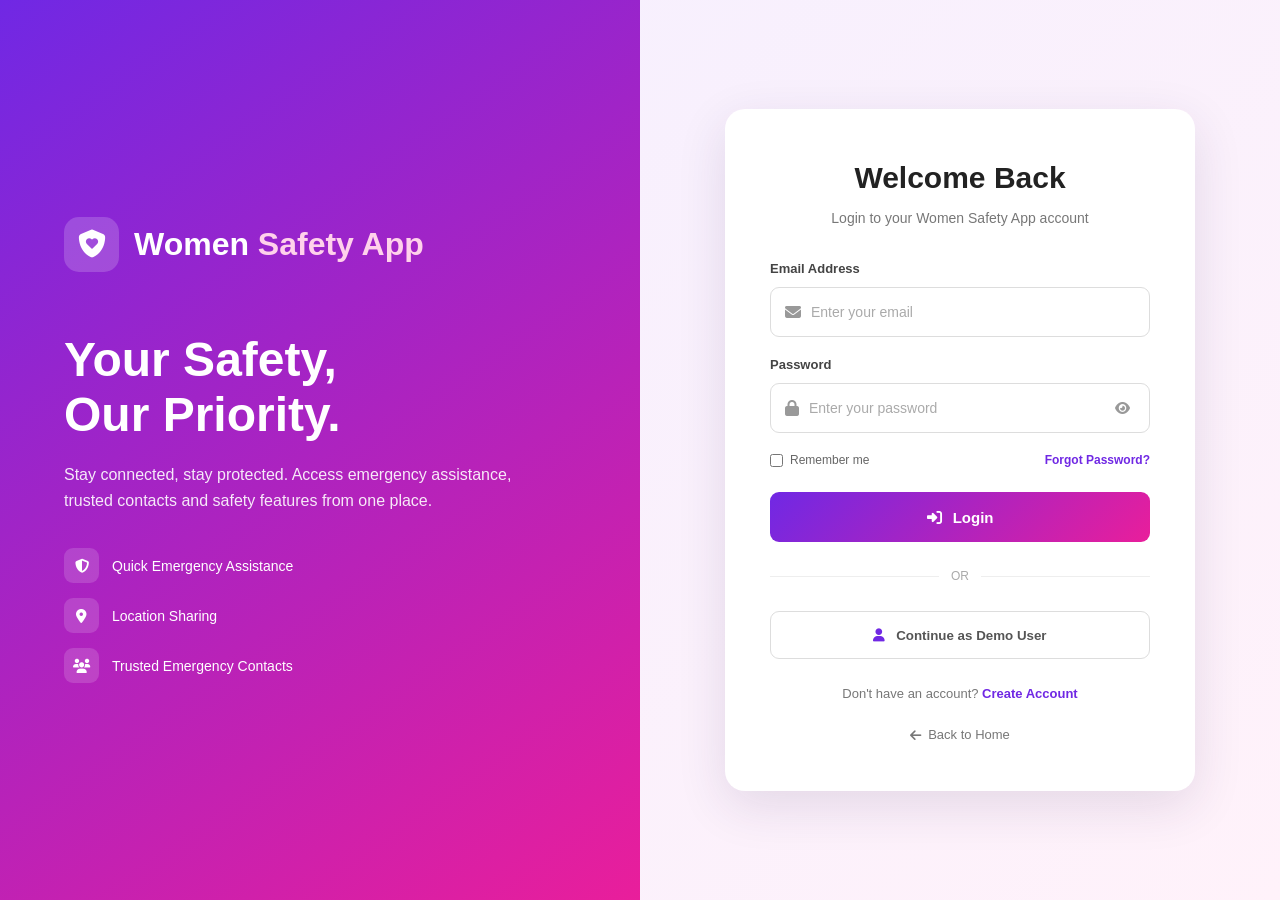
<file: index.html>
<!DOCTYPE html>
<html lang="en">
<head>
    <meta charset="UTF-8">
    <meta name="viewport" content="width=device-width, initial-scale=1.0">

    <title>Women Safety App</title>

    <!-- CSS -->
    <link rel="stylesheet" href="css/style.css">

    <!-- Icons -->
    <link rel="stylesheet"
          href="https://cdnjs.cloudflare.com/ajax/libs/font-awesome/6.5.2/css/all.min.css">

    <script>
    if (localStorage.getItem("Women Safety App LoggedIn") !== "true") {
        window.location.replace("login.html");
    }
</script>
</head>

<body>
    <script>
        if (localStorage.getItem("Women Safety App LoggedIn") !== "true") {
        window.location.replace("login.html");
        }
    </script>

    <!-- ================= NAVBAR ================= -->

    <header class="navbar">

        <div class="logo">
            <i class="fa-solid fa-shield-heart"></i>
            <span>Women<span> Safety App</span></span>
        </div>

        <nav>
            <a href="index.html" class="active">
                <i class="fa-solid fa-house"></i> Home
            </a>
            
            <a href="dashboard.html">
                <i class="fas fa-chart-line"></i> Dashboard
            </a>


            <a href="contacts.html">
                <i class="fa-solid fa-users"></i> Contacts
            </a>

            <a href="location.html">
                <i class="fa-solid fa-location-dot"></i> Location
            </a>

            <a href="safety-tips.html">
                <i class="fa-solid fa-lightbulb"></i> Safety Tips
            </a>

            <a href="profile.html">
                <i class="fa-solid fa-user"></i> Profile
            </a>
        </nav>

    
    </header>


    <!-- ================= HERO SECTION ================= -->

    <section class="hero">

        <div class="hero-content">

            <span class="welcome">
                <i class="fa-solid fa-shield-halved"></i>
                Your Safety, Our Priority
            </span>

            <h1>
                Stay Safe.<br>
                <span>Stay Confident.</span>
            </h1>

            <p>
               It is a women safety application designed to provide
                quick access to emergency services, trusted contacts and
                location sharing when you need help.
            </p>

            <div class="hero-buttons">

                <a href="#sos" class="primary-btn">
                    <i class="fa-solid fa-triangle-exclamation"></i>
                    Emergency SOS
                </a>

                <a href="location.html" class="secondary-btn">
                    <i class="fa-solid fa-location-crosshairs"></i>
                    Share Location
                </a>

            </div>

        </div>


        <!-- Safety Illustration -->

        <div class="hero-card">

            <div class="shield">
                <i class="fa-solid fa-shield-heart"></i>
            </div>

            <h3>You're Protected</h3>

            <p>
                Emergency assistance is just one tap away.
            </p>

            <div class="status">
                <span class="status-dot"></span>
                Safety System Active
            </div>

        </div>

    </section>


    <!-- ================= SOS SECTION ================= -->

    <section class="sos-section" id="sos">

        <div class="section-heading">

            <span>EMERGENCY ASSISTANCE</span>

            <h2>Need Help?</h2>

            <p>
                Press the SOS button to activate emergency assistance.
            </p>

        </div>


        <div class="sos-container">

            <button class="sos-button" onclick="activateSOS()">

                <div class="sos-inner">

                    <i class="fa-solid fa-triangle-exclamation"></i>

                    <strong>SOS</strong>

                    <small>Emergency</small>

                </div>

            </button>

        </div>
        
        <p class="sos-note">
            <i class="fa-solid fa-circle-info"></i>
            Use only during an emergency.
        </p>

    </section>


    <!-- ================= QUICK SERVICES ================= -->

    <section class="services">

        <div class="section-heading">

            <span>QUICK ACCESS</span>

            <h2>Emergency Services</h2>

            <p>
                Quickly access important safety services.
            </p>

        </div>


        <div class="service-grid">


            <!-- Police -->

            <div class="service-card">

                <div class="service-icon police">
                    <i class="fa-solid fa-building-shield"></i>
                </div>

                <div>
                    <h3>Police</h3>

                    <p>
                        Contact emergency police services.
                    </p>

                    <a href="tel:112" class="service-link">
                        Call 112
                        <i class="fa-solid fa-arrow-right"></i>
                    </a>
                </div>

            </div>


            <!-- Ambulance -->

            <div class="service-card">

                <div class="service-icon ambulance">
                    <i class="fa-solid fa-truck-medical"></i>
                </div>

                <div>
                    <h3>Ambulance</h3>

                    <p>
                        Get medical emergency assistance.
                    </p>

                    <a href="tel:108" class="service-link">
                        Call 108
                        <i class="fa-solid fa-arrow-right"></i>
                    </a>
                </div>

            </div>


            <!-- Location -->

            <div class="service-card">

                <div class="service-icon location">
                    <i class="fa-solid fa-location-dot"></i>
                </div>

                <div>
                    <h3>My Location</h3>

                    <p>
                        Find and share your current location.
                    </p>

                    <a href="location.html" class="service-link">
                        View Location
                        <i class="fa-solid fa-arrow-right"></i>
                    </a>
                </div>

            </div>


            <!-- Contacts -->

            <div class="service-card">

                <div class="service-icon contacts">
                    <i class="fa-solid fa-user-group"></i>
                </div>

                <div>
                    <h3>Trusted Contacts</h3>

                    <p>
                        Contact your trusted family or friends.
                    </p>

                    <a href="contacts.html" class="service-link">
                        View Contacts
                        <i class="fa-solid fa-arrow-right"></i>
                    </a>
                </div>

            </div>

        </div>

    </section>


    <!-- ================= FEATURES ================= -->

    <section class="features">

        <div class="section-heading">

            <span>SAFETY FEATURES</span>

            <h2>Everything You Need to Stay Safe</h2>

        </div>


        <div class="feature-grid">


            <div class="feature-card">

                <i class="fa-solid fa-bell"></i>

                <h3>Instant SOS</h3>

                <p>
                    Quickly activate an emergency alert
                    when you need assistance.
                </p>

            </div>


            <div class="feature-card">

                <i class="fa-solid fa-location-crosshairs"></i>

                <h3>Location Sharing</h3>

                <p>
                    Share your current location with
                    trusted people.
                </p>

            </div>


            <div class="feature-card">

                <i class="fa-solid fa-address-book"></i>

                <h3>Emergency Contacts</h3>

                <p>
                    Keep important emergency contacts
                    available in one place.
                </p>

            </div>


            <div class="feature-card">

                <i class="fa-solid fa-book-open"></i>

                <h3>Safety Tips</h3>

                <p>
                    Learn useful tips and information
                    for staying safe.
                </p>

            </div>

        </div>

    </section>


    <!-- ================= SAFETY MESSAGE ================= -->

    <section class="safety-message">

        <div class="message-icon">
            <i class="fa-solid fa-heart"></i>
        </div>

        <div>

            <h2>Your Safety Matters</h2>

            <p>
                Stay aware, stay connected and don't hesitate
                to ask for help when you need it.
            </p>

        </div>

    </section>


    <!-- ================= FOOTER ================= -->

    <footer>

        <div class="footer-logo">
            <i class="fa-solid fa-shield-heart"></i>
            Women Safety App
        </div>

        <p>
            Women Safety & Emergency Assistance Application
        </p>

        <div class="footer-links">

            <a href="index.html">Home</a>
            <a href="contacts.html">Contacts</a>
            <a href="location.html">Location</a>
            <a href="safety-tips.html">Safety Tips</a>

        </div>

        <div class="copyright">
            © 2026 Women Safety App. College Project.
        </div>

    </footer>

    <!-- ================= JAVASCRIPT ================= -->

    <script src="js/script.js"></script>

</body>
</html>
</file>
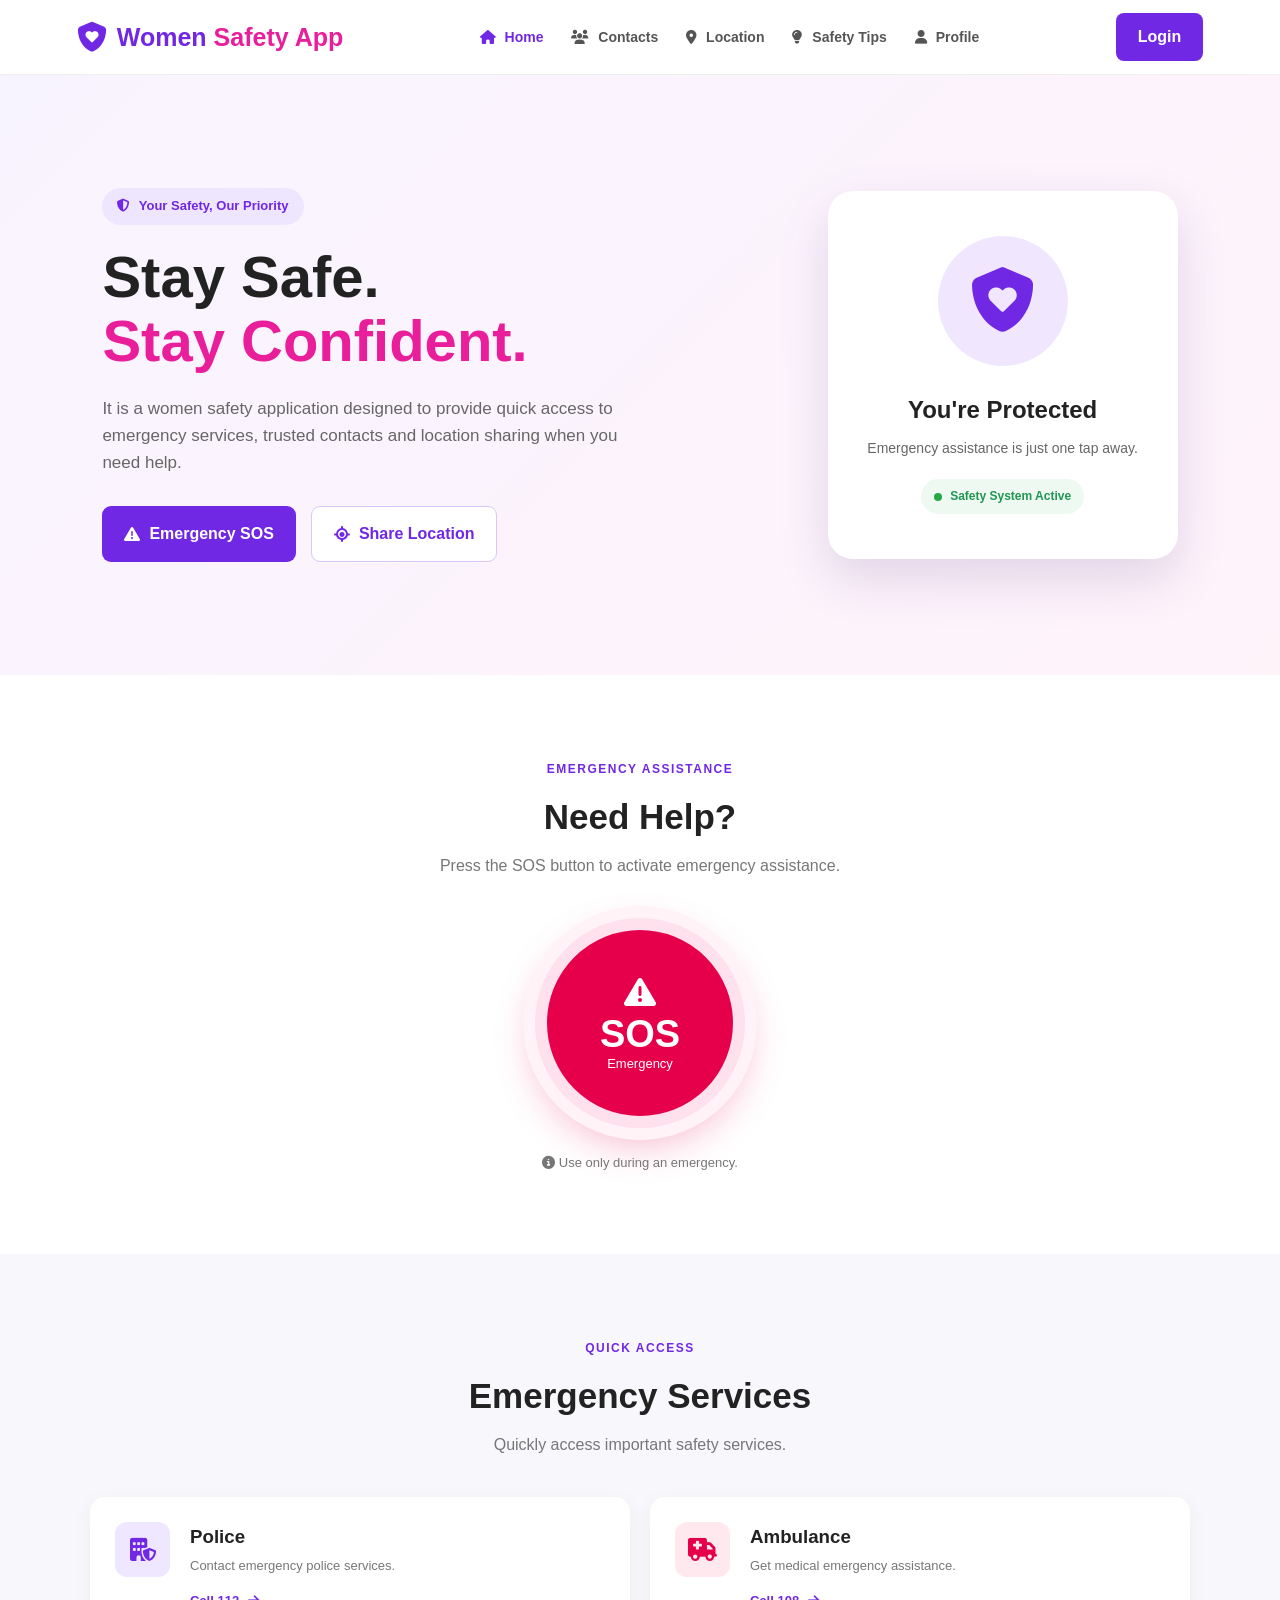
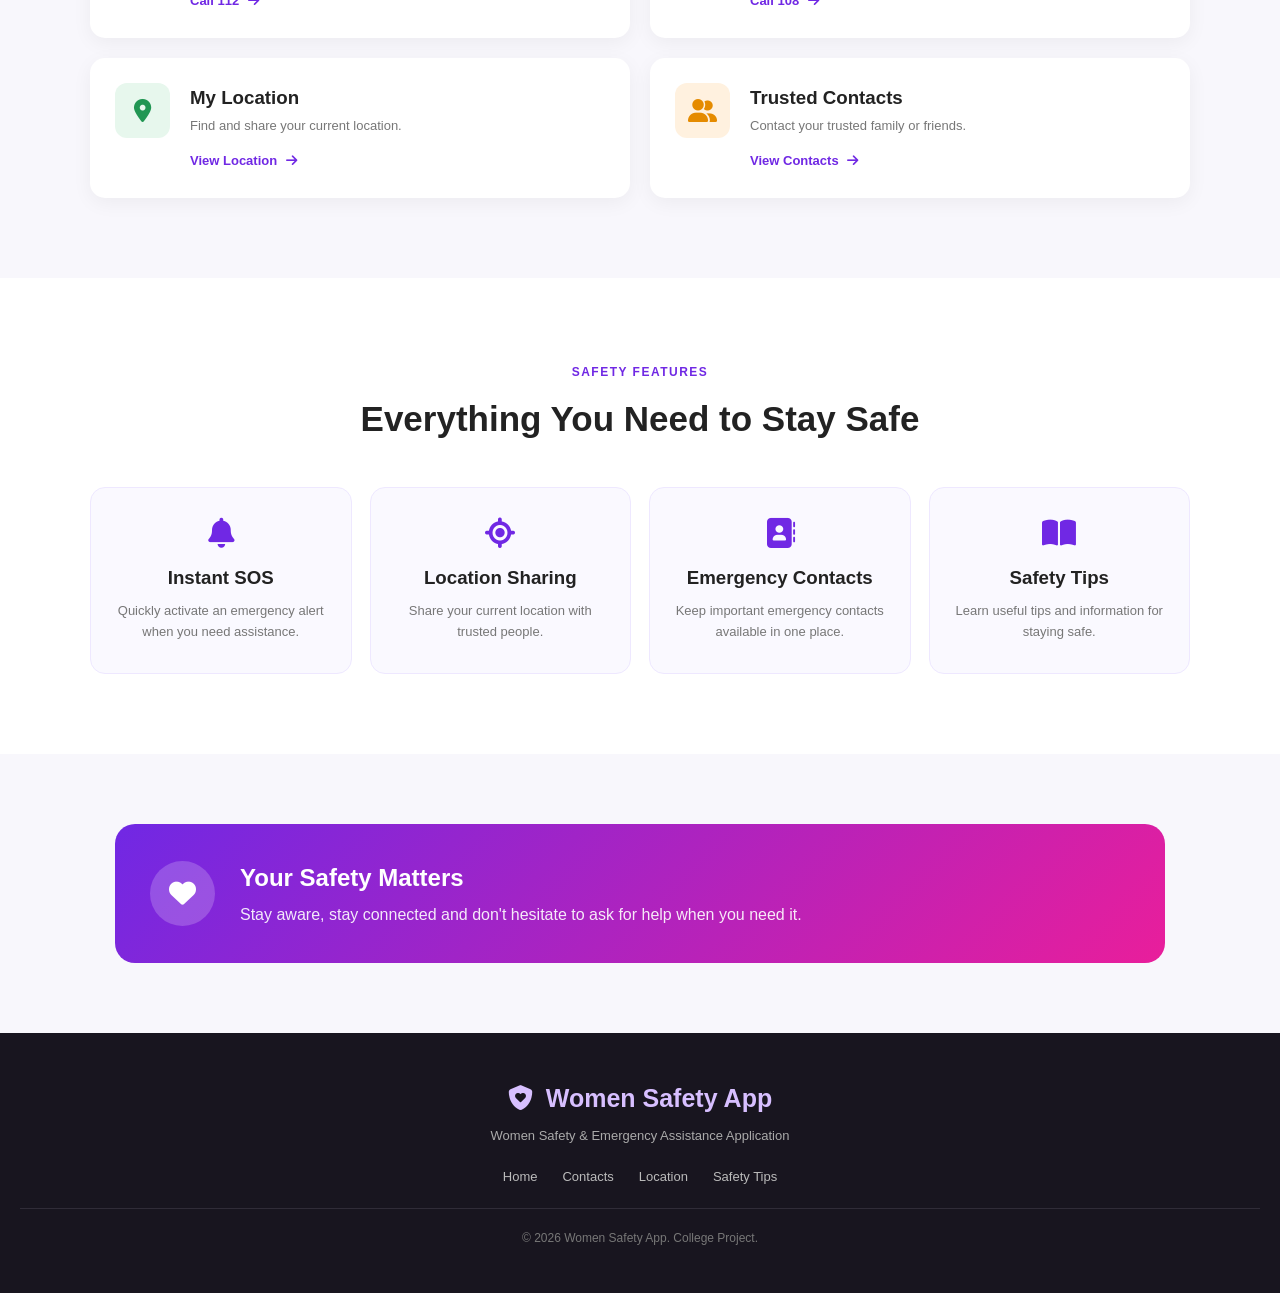
<file: Women Safety App/index.html>
<!DOCTYPE html>
<html lang="en">
<head>
    <meta charset="UTF-8">
    <meta name="viewport" content="width=device-width, initial-scale=1.0">

    <title>Women Safety App</title>

    <!-- CSS -->
    <link rel="stylesheet" href="css/style.css">

    <!-- Icons -->
    <link rel="stylesheet"
          href="https://cdnjs.cloudflare.com/ajax/libs/font-awesome/6.5.2/css/all.min.css">
</head>

<body>

    <!-- ================= NAVBAR ================= -->

    <header class="navbar">

        <div class="logo">
            <i class="fa-solid fa-shield-heart"></i>
            <span>Women<span> Safety App</span></span>
        </div>

        <nav>
            <a href="index.html" class="active">
                <i class="fa-solid fa-house"></i> Home
            </a>

            <a href="contacts.html">
                <i class="fa-solid fa-users"></i> Contacts
            </a>

            <a href="location.html">
                <i class="fa-solid fa-location-dot"></i> Location
            </a>

            <a href="safety-tips.html">
                <i class="fa-solid fa-lightbulb"></i> Safety Tips
            </a>

            <a href="profile.html">
                <i class="fa-solid fa-user"></i> Profile
            </a>
        </nav>

        <a href="login.html" class="login-btn">
            Login
        </a>

    </header>


    <!-- ================= HERO SECTION ================= -->

    <section class="hero">

        <div class="hero-content">

            <span class="welcome">
                <i class="fa-solid fa-shield-halved"></i>
                Your Safety, Our Priority
            </span>

            <h1>
                Stay Safe.<br>
                <span>Stay Confident.</span>
            </h1>

            <p>
               It is a women safety application designed to provide
                quick access to emergency services, trusted contacts and
                location sharing when you need help.
            </p>

            <div class="hero-buttons">

                <a href="#sos" class="primary-btn">
                    <i class="fa-solid fa-triangle-exclamation"></i>
                    Emergency SOS
                </a>

                <a href="location.html" class="secondary-btn">
                    <i class="fa-solid fa-location-crosshairs"></i>
                    Share Location
                </a>

            </div>

        </div>


        <!-- Safety Illustration -->

        <div class="hero-card">

            <div class="shield">
                <i class="fa-solid fa-shield-heart"></i>
            </div>

            <h3>You're Protected</h3>

            <p>
                Emergency assistance is just one tap away.
            </p>

            <div class="status">
                <span class="status-dot"></span>
                Safety System Active
            </div>

        </div>

    </section>


    <!-- ================= SOS SECTION ================= -->

    <section class="sos-section" id="sos">

        <div class="section-heading">

            <span>EMERGENCY ASSISTANCE</span>

            <h2>Need Help?</h2>

            <p>
                Press the SOS button to activate emergency assistance.
            </p>

        </div>


        <div class="sos-container">

            <button class="sos-button" onclick="activateSOS()">

                <div class="sos-inner">

                    <i class="fa-solid fa-triangle-exclamation"></i>

                    <strong>SOS</strong>

                    <small>Emergency</small>

                </div>

            </button>

        </div>
        
        <p class="sos-note">
            <i class="fa-solid fa-circle-info"></i>
            Use only during an emergency.
        </p>

    </section>


    <!-- ================= QUICK SERVICES ================= -->

    <section class="services">

        <div class="section-heading">

            <span>QUICK ACCESS</span>

            <h2>Emergency Services</h2>

            <p>
                Quickly access important safety services.
            </p>

        </div>


        <div class="service-grid">


            <!-- Police -->

            <div class="service-card">

                <div class="service-icon police">
                    <i class="fa-solid fa-building-shield"></i>
                </div>

                <div>
                    <h3>Police</h3>

                    <p>
                        Contact emergency police services.
                    </p>

                    <a href="tel:112" class="service-link">
                        Call 112
                        <i class="fa-solid fa-arrow-right"></i>
                    </a>
                </div>

            </div>


            <!-- Ambulance -->

            <div class="service-card">

                <div class="service-icon ambulance">
                    <i class="fa-solid fa-truck-medical"></i>
                </div>

                <div>
                    <h3>Ambulance</h3>

                    <p>
                        Get medical emergency assistance.
                    </p>

                    <a href="tel:108" class="service-link">
                        Call 108
                        <i class="fa-solid fa-arrow-right"></i>
                    </a>
                </div>

            </div>


            <!-- Location -->

            <div class="service-card">

                <div class="service-icon location">
                    <i class="fa-solid fa-location-dot"></i>
                </div>

                <div>
                    <h3>My Location</h3>

                    <p>
                        Find and share your current location.
                    </p>

                    <a href="location.html" class="service-link">
                        View Location
                        <i class="fa-solid fa-arrow-right"></i>
                    </a>
                </div>

            </div>


            <!-- Contacts -->

            <div class="service-card">

                <div class="service-icon contacts">
                    <i class="fa-solid fa-user-group"></i>
                </div>

                <div>
                    <h3>Trusted Contacts</h3>

                    <p>
                        Contact your trusted family or friends.
                    </p>

                    <a href="contacts.html" class="service-link">
                        View Contacts
                        <i class="fa-solid fa-arrow-right"></i>
                    </a>
                </div>

            </div>

        </div>

    </section>


    <!-- ================= FEATURES ================= -->

    <section class="features">

        <div class="section-heading">

            <span>SAFETY FEATURES</span>

            <h2>Everything You Need to Stay Safe</h2>

        </div>


        <div class="feature-grid">


            <div class="feature-card">

                <i class="fa-solid fa-bell"></i>

                <h3>Instant SOS</h3>

                <p>
                    Quickly activate an emergency alert
                    when you need assistance.
                </p>

            </div>


            <div class="feature-card">

                <i class="fa-solid fa-location-crosshairs"></i>

                <h3>Location Sharing</h3>

                <p>
                    Share your current location with
                    trusted people.
                </p>

            </div>


            <div class="feature-card">

                <i class="fa-solid fa-address-book"></i>

                <h3>Emergency Contacts</h3>

                <p>
                    Keep important emergency contacts
                    available in one place.
                </p>

            </div>


            <div class="feature-card">

                <i class="fa-solid fa-book-open"></i>

                <h3>Safety Tips</h3>

                <p>
                    Learn useful tips and information
                    for staying safe.
                </p>

            </div>

        </div>

    </section>


    <!-- ================= SAFETY MESSAGE ================= -->

    <section class="safety-message">

        <div class="message-icon">
            <i class="fa-solid fa-heart"></i>
        </div>

        <div>

            <h2>Your Safety Matters</h2>

            <p>
                Stay aware, stay connected and don't hesitate
                to ask for help when you need it.
            </p>

        </div>

    </section>


    <!-- ================= FOOTER ================= -->

    <footer>

        <div class="footer-logo">
            <i class="fa-solid fa-shield-heart"></i>
            Women Safety App
        </div>

        <p>
            Women Safety & Emergency Assistance Application
        </p>

        <div class="footer-links">

            <a href="index.html">Home</a>
            <a href="contacts.html">Contacts</a>
            <a href="location.html">Location</a>
            <a href="safety-tips.html">Safety Tips</a>

        </div>

        <div class="copyright">
            © 2026 Women Safety App. College Project.
        </div>

    </footer>

    <!-- ================= JAVASCRIPT ================= -->

    <script src="js/script.js"></script>

</body>
</html>
</file>
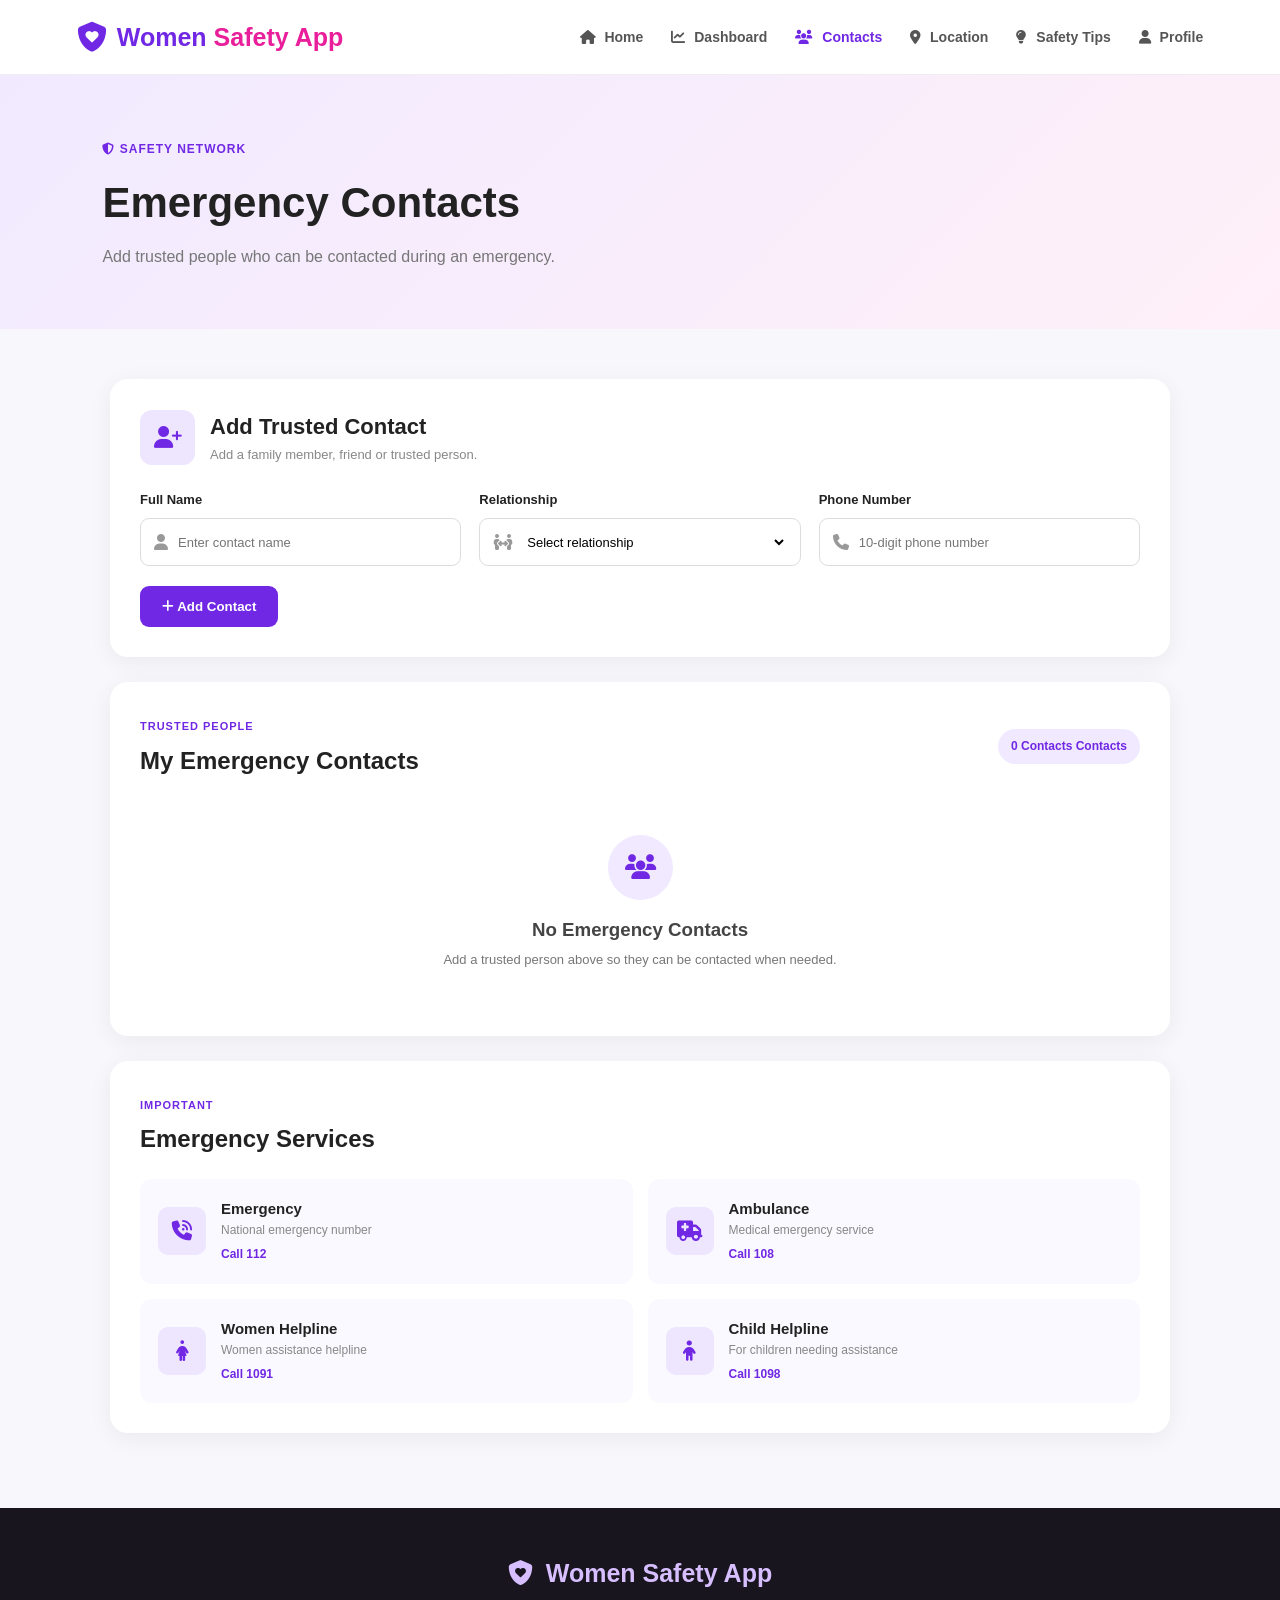
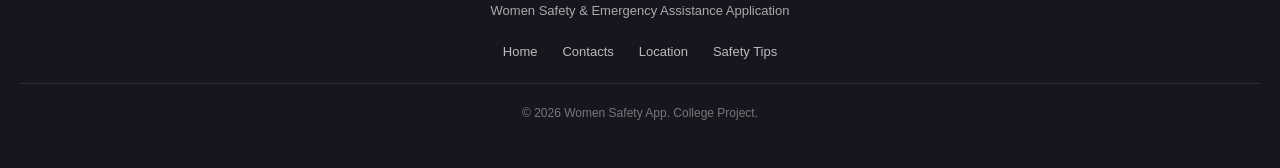
<file: contacts.html>
<!DOCTYPE html>
<html lang="en">

<head>
    <meta charset="UTF-8">
    <meta name="viewport" content="width=device-width, initial-scale=1.0">

    <title>Emergency Contacts - Women Safety App</title>

    <link rel="stylesheet" href="css/style.css">

    <link rel="stylesheet"
          href="https://cdnjs.cloudflare.com/ajax/libs/font-awesome/6.5.2/css/all.min.css">
</head>

<body>

    <!-- ================= NAVBAR ================= -->

    <header class="navbar">

        <div class="logo">
            <i class="fa-solid fa-shield-heart"></i>
            <span>Women<span> Safety App</span></span>
        </div>

        <nav>

            <a href="index.html">
                <i class="fa-solid fa-house"></i> Home
            </a>
           
            <a href="dashboard.html">
                <i class="fas fa-chart-line"></i> Dashboard
            </a>

            <a href="contacts.html" class="active">
                <i class="fa-solid fa-users"></i> Contacts
            </a>

            <a href="location.html">
                <i class="fa-solid fa-location-dot"></i> Location
            </a>

            <a href="safety-tips.html">
                <i class="fa-solid fa-lightbulb"></i> Safety Tips
            </a>

            <a href="profile.html">
                <i class="fa-solid fa-user"></i> Profile
            </a>

        </nav>

       
    </header>


    <!-- ================= PAGE HEADER ================= -->

    <section class="page-header">

        <div>

            <span>
                <i class="fa-solid fa-shield-halved"></i>
                SAFETY NETWORK
            </span>

            <h1>Emergency Contacts</h1>

            <p>
                Add trusted people who can be contacted during
                an emergency.
            </p>

        </div>

    </section>


    <!-- ================= MAIN CONTENT ================= -->

    <main class="contacts-container">


        <!-- ================= ADD CONTACT ================= -->

        <section class="contact-form-card">

            <div class="card-title">

                <div class="title-icon">
                    <i class="fa-solid fa-user-plus"></i>
                </div>

                <div>

                    <h2>Add Trusted Contact</h2>

                    <p>
                        Add a family member, friend or trusted person.
                    </p>

                </div>

            </div>


            <form id="contactForm" onsubmit="addContact(event)">

                <div class="form-grid">

                    <!-- Name -->

                    <div class="form-group">

                        <label for="contactName">
                            Full Name
                        </label>

                        <div class="contact-input">

                            <i class="fa-solid fa-user"></i>

                            <input
                                type="text"
                                id="contactName"
                                placeholder="Enter contact name"
                                required
                            >

                        </div>

                    </div>


                    <!-- Relationship -->

                    <div class="form-group">

                        <label for="relationship">
                            Relationship
                        </label>

                        <div class="contact-input">

                            <i class="fa-solid fa-people-arrows"></i>

                            <select id="relationship" required>

                                <option value="">
                                    Select relationship
                                </option>

                                <option value="Parent">
                                    Parent
                                </option>

                                <option value="Sibling">
                                    Sibling
                                </option>

                                <option value="Friend">
                                    Friend
                                </option>

                                <option value="Relative">
                                    Relative
                                </option>

                                <option value="Other">
                                    Other
                                </option>

                            </select>

                        </div>

                    </div>


                    <!-- Phone -->

                    <div class="form-group">

                        <label for="contactPhone">
                            Phone Number
                        </label>

                        <div class="contact-input">

                            <i class="fa-solid fa-phone"></i>

                            <input
                                type="tel"
                                id="contactPhone"
                                placeholder="10-digit phone number"
                                maxlength="10"
                                required
                            >

                        </div>

                    </div>

                </div>


                <button type="submit" class="add-contact-btn">

                    <i class="fa-solid fa-plus"></i>

                    Add Contact

                </button>

            </form>

        </section>


        <!-- ================= CONTACT LIST ================= -->

        <section class="contact-list-card">

            <div class="list-header">

                <div>

                    <span class="small-title">
                        TRUSTED PEOPLE
                    </span>

                    <h2>My Emergency Contacts</h2>

                </div>

                <div class="contact-count">

                    <span id="contactCount">0</span>

                    Contacts

                </div>

            </div>


            <!-- Contact List -->

            <div id="contactList">

                <!-- Contacts will be inserted here -->

            </div>


            <!-- Empty State -->

            <div id="emptyState" class="empty-state">

                <div class="empty-icon">
                    <i class="fa-solid fa-users"></i>
                </div>

                <h3>No Emergency Contacts</h3>

                <p>
                    Add a trusted person above so they can
                    be contacted when needed.
                </p>

            </div>

        </section>


        <!-- ================= EMERGENCY NUMBERS ================= -->

        <section class="official-emergency">

            <div class="list-header">

                <div>

                    <span class="small-title">
                        IMPORTANT
                    </span>

                    <h2>Emergency Services</h2>

                </div>

            </div>


            <div class="official-grid">


                <!-- Emergency -->

                <div class="official-card">

                    <div class="official-icon">
                        <i class="fa-solid fa-phone-volume"></i>
                    </div>

                    <div>

                        <h3>Emergency</h3>

                        <p>National emergency number</p>

                        <a href="tel:112">
                            Call 112
                        </a>

                    </div>

                </div>


                <!-- Ambulance -->

                <div class="official-card">

                    <div class="official-icon">
                        <i class="fa-solid fa-truck-medical"></i>
                    </div>

                    <div>

                        <h3>Ambulance</h3>

                        <p>Medical emergency service</p>

                        <a href="tel:108">
                            Call 108
                        </a>

                    </div>

                </div>


                <!-- Women Helpline -->

                <div class="official-card">

                    <div class="official-icon">
                        <i class="fa-solid fa-person-dress"></i>
                    </div>

                    <div>

                        <h3>Women Helpline</h3>

                        <p>Women assistance helpline</p>

                        <a href="tel:1091">
                            Call 1091
                        </a>

                    </div>

                </div>


                <!-- Child Helpline -->

                <div class="official-card">

                    <div class="official-icon">
                        <i class="fa-solid fa-child"></i>
                    </div>

                    <div>

                        <h3>Child Helpline</h3>

                        <p>For children needing assistance</p>

                        <a href="tel:1098">
                            Call 1098
                        </a>

                    </div>

                </div>

            </div>

        </section>

    </main>


    <!-- ================= FOOTER ================= -->

    <footer>

        <div class="footer-logo">
            <i class="fa-solid fa-shield-heart"></i>
            Women Safety App
        </div>

        <p>
            Women Safety & Emergency Assistance Application
        </p>

        <div class="footer-links">

            <a href="index.html">Home</a>
            <a href="contacts.html">Contacts</a>
            <a href="location.html">Location</a>
            <a href="safety-tips.html">Safety Tips</a>

        </div>

        <div class="copyright">
            © 2026 Women Safety App. College Project.
        </div>

    </footer>

    <!-- ================= JAVASCRIPT ================= -->
     
    <script src="js/script.js"></script>

</body>

</html>
</file>
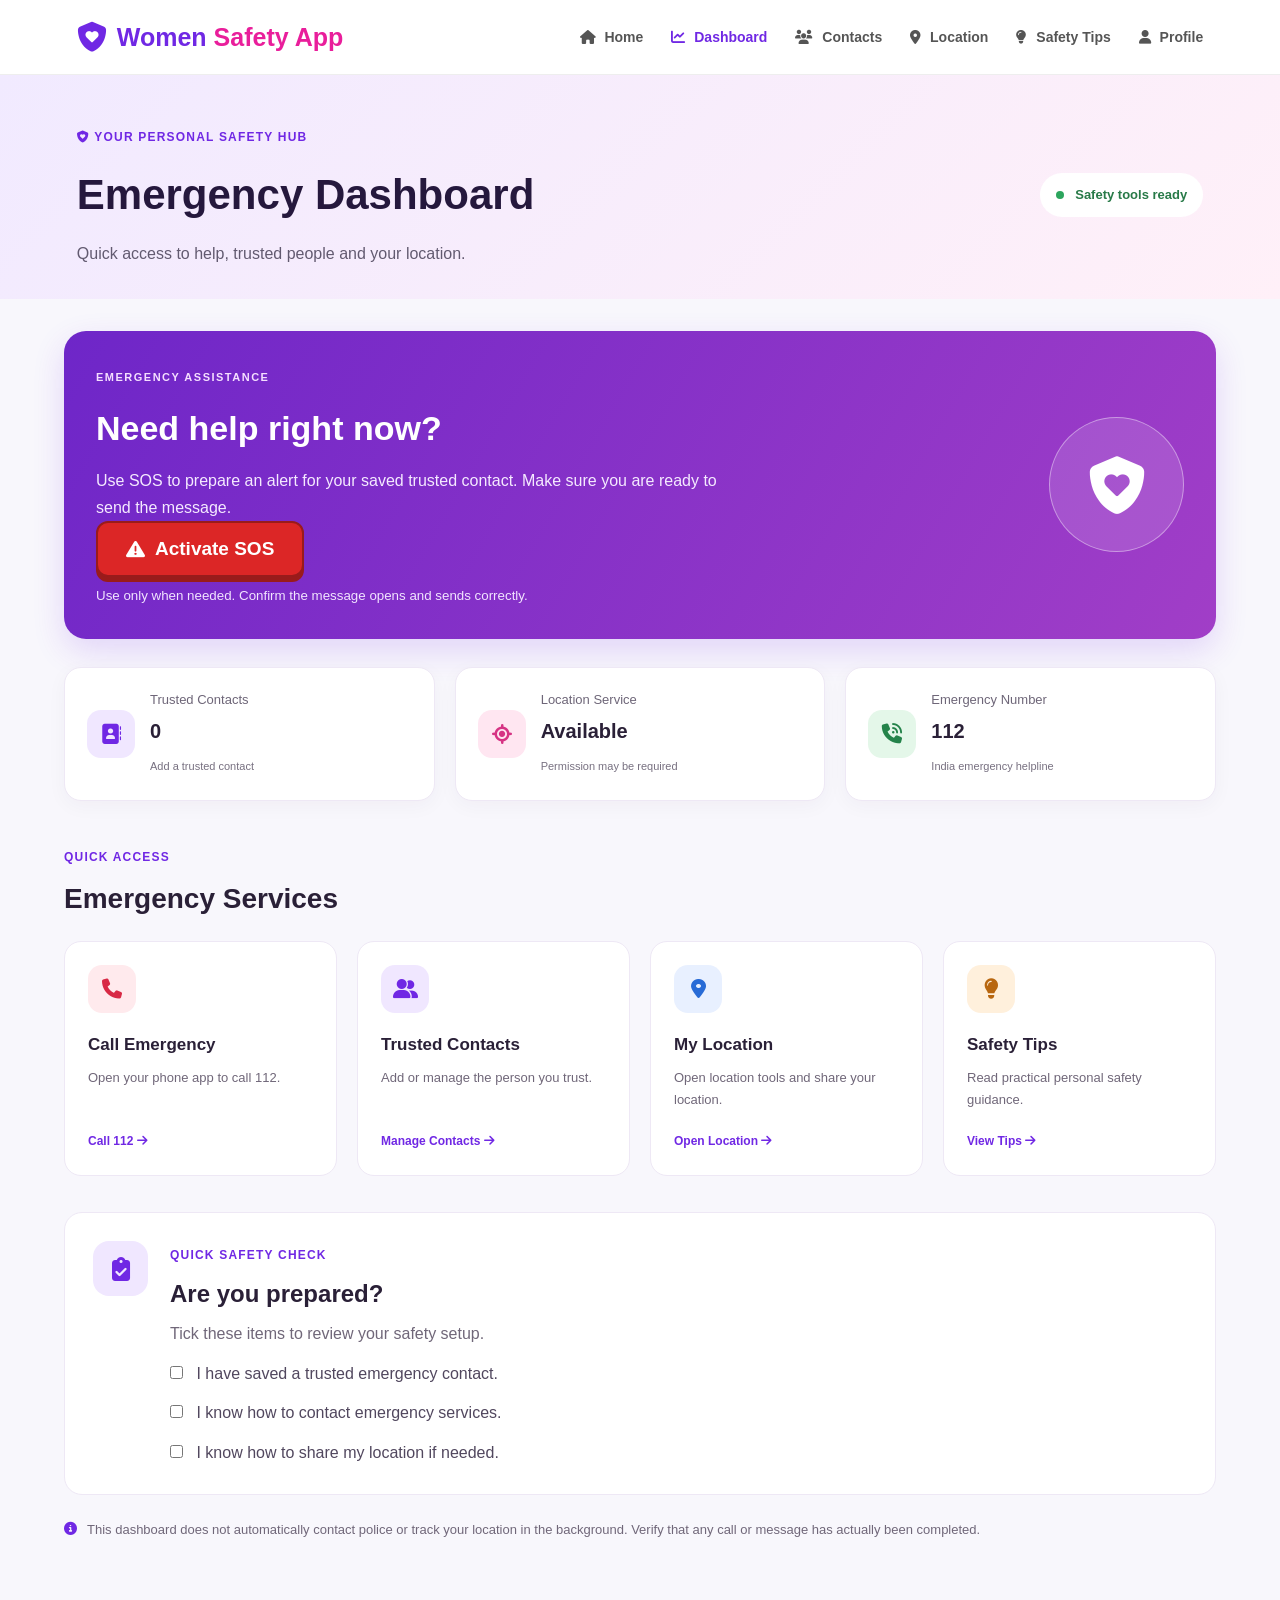
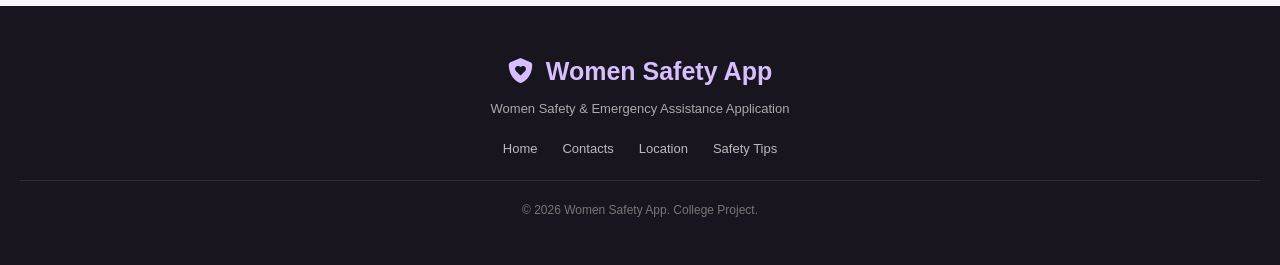
<file: dashboard.html>
<!DOCTYPE html>
<html lang="en">
<head>
    <meta charset="UTF-8">
    <meta name="viewport" content="width=device-width, initial-scale=1.0">

    <title>Emergency Dashboard | Women Safety App</title>

    <link rel="stylesheet" href="css/style.css">
    <link rel="stylesheet"
          href="https://cdnjs.cloudflare.com/ajax/libs/font-awesome/6.5.2/css/all.min.css">
</head>

<body>

<header class="navbar">
    <div class="logo">
        <i class="fa-solid fa-shield-heart"></i>
        <span>Women<span> Safety App</span></span>
    </div>

        <nav>

            <a href="index.html">
                <i class="fa-solid fa-house"></i> Home
            </a>
           
            <a href="dashboard.html" class="active">
                <i class="fas fa-chart-line"></i> Dashboard
            </a>

            <a href="contacts.html">
                <i class="fa-solid fa-users"></i> Contacts
            </a>

            <a href="location.html">
                <i class="fa-solid fa-location-dot"></i> Location
            </a>

            <a href="safety-tips.html">
                <i class="fa-solid fa-lightbulb"></i> Safety Tips
            </a>

            <a href="profile.html">
                <i class="fa-solid fa-user"></i> Profile
            </a>

        </nav>
</header>


<section class="dashboard-welcome">
    <div>
        <span class="dashboard-eyebrow">
            <i class="fa-solid fa-shield-heart"></i> YOUR PERSONAL SAFETY HUB
        </span>
        <h1>Emergency Dashboard</h1>
        <p>Quick access to help, trusted people and your location.</p>
    </div>

    <div class="dashboard-status">
        <span class="dashboard-status-dot"></span>
        Safety tools ready
    </div>
</section>

<main class="dashboard-container">

    <!-- Emergency SOS -->
    <section class="dashboard-sos-card">
        <div class="dashboard-sos-copy">
            <span class="sos-label">EMERGENCY ASSISTANCE</span>
            <h2>Need help right now?</h2>
            <p>
                Use SOS to prepare an alert for your saved trusted contact.
                Make sure you are ready to send the message.
            </p>
            <button class="sos-btn"
                    type="button"
                    onclick="dashboardSOS(this)">
                <i class="fa-solid fa-triangle-exclamation"></i>
                Activate SOS
            </button>
            <small>Use only when needed. Confirm the message opens and sends correctly.</small>
        </div>

        <div class="dashboard-sos-icon">
            <i class="fa-solid fa-shield-heart"></i>
        </div>
    </section>

    <!-- Quick stats -->
    <section class="dashboard-stats">
        <article class="dashboard-stat-card">
            <div class="dashboard-stat-icon purple">
                <i class="fa-solid fa-address-book"></i>
            </div>
            <div>
                <p>Trusted Contacts</p>
                <h3 id="dashboardContactCount">0</h3>
                <span id="dashboardContactStatus">No contact saved yet</span>
            </div>
        </article>

        <article class="dashboard-stat-card">
            <div class="dashboard-stat-icon pink">
                <i class="fa-solid fa-location-crosshairs"></i>
            </div>
            <div>
                <p>Location Service</p>
                <h3>Available</h3>
                <span>Permission may be required</span>
            </div>
        </article>

        <article class="dashboard-stat-card">
            <div class="dashboard-stat-icon green">
                <i class="fa-solid fa-phone-volume"></i>
            </div>
            <div>
                <p>Emergency Number</p>
                <h3>112</h3>
                <span>India emergency helpline</span>
            </div>
        </article>
    </section>

    <!-- Quick actions -->
    <section class="dashboard-section">
        <div class="dashboard-section-heading">
            <div>
                <span>QUICK ACCESS</span>
                <h2>Emergency Services</h2>
            </div>
        </div>

        <div class="dashboard-action-grid">

            <a href="tel:112" class="dashboard-action-card">
                <div class="dashboard-action-icon red">
                    <i class="fa-solid fa-phone"></i>
                </div>
                <h3>Call Emergency</h3>
                <p>Open your phone app to call 112.</p>
                <span>Call 112 <i class="fa-solid fa-arrow-right"></i></span>
            </a>

            <a href="contacts.html" class="dashboard-action-card">
                <div class="dashboard-action-icon purple">
                    <i class="fa-solid fa-user-group"></i>
                </div>
                <h3>Trusted Contacts</h3>
                <p>Add or manage the person you trust.</p>
                <span>Manage Contacts <i class="fa-solid fa-arrow-right"></i></span>
            </a>

            <a href="location.html" class="dashboard-action-card">
                <div class="dashboard-action-icon blue">
                    <i class="fa-solid fa-location-dot"></i>
                </div>
                <h3>My Location</h3>
                <p>Open location tools and share your location.</p>
                <span>Open Location <i class="fa-solid fa-arrow-right"></i></span>
            </a>

            <a href="safety-tips.html" class="dashboard-action-card">
                <div class="dashboard-action-icon orange">
                    <i class="fa-solid fa-lightbulb"></i>
                </div>
                <h3>Safety Tips</h3>
                <p>Read practical personal safety guidance.</p>
                <span>View Tips <i class="fa-solid fa-arrow-right"></i></span>
            </a>

        </div>
    </section>

    <!-- Safety checklist -->
    <section class="dashboard-checklist">
        <div class="dashboard-checklist-icon">
            <i class="fa-solid fa-clipboard-check"></i>
        </div>

        <div class="dashboard-checklist-content">
            <span>QUICK SAFETY CHECK</span>
            <h2>Are you prepared?</h2>
            <p>Tick these items to review your safety setup.</p>

            <label>
                <input type="checkbox">
                I have saved a trusted emergency contact.
            </label>

            <label>
                <input type="checkbox">
                I know how to contact emergency services.
            </label>

            <label>
                <input type="checkbox">
                I know how to share my location if needed.
            </label>
        </div>
    </section>

    <p class="dashboard-disclaimer">
        <i class="fa-solid fa-circle-info"></i>
        This dashboard does not automatically contact police or track
        your location in the background. Verify that any call or message
        has actually been completed.
    </p>

</main>

<footer>
    <div class="footer-logo">
        <i class="fa-solid fa-shield-heart"></i>
        Women Safety App
    </div>
    <p>Women Safety & Emergency Assistance Application</p>
    <div class="footer-links">
        <a href="index.html">Home</a>
        <a href="contacts.html">Contacts</a>
        <a href="location.html">Location</a>
        <a href="safety-tips.html">Safety Tips</a>
    </div>
    <div class="copyright">© 2026 Women Safety App. College Project.</div>
</footer>

<script src="js/script.js"></script>

<script>
    function dashboardSOS() {
            activateSOS();
    }

    function updateDashboardContacts() {
        let contacts = [];

        try {
            contacts = JSON.parse(
                localStorage.getItem("Women Safety App Contacts") || "[]"
            );

            if (!Array.isArray(contacts)) contacts = [];
        } catch (error) {
            contacts = [];
        }

        const count = document.getElementById("dashboardContactCount");
        const status = document.getElementById("dashboardContactStatus");

        if (count) count.textContent = contacts.length;
        if (status) {
            status.textContent = contacts.length
                ? "Trusted contact saved"
                : "Add a trusted contact";
        }
    }

    document.addEventListener("DOMContentLoaded", updateDashboardContacts);
</script>

</body>
</html>
</file>
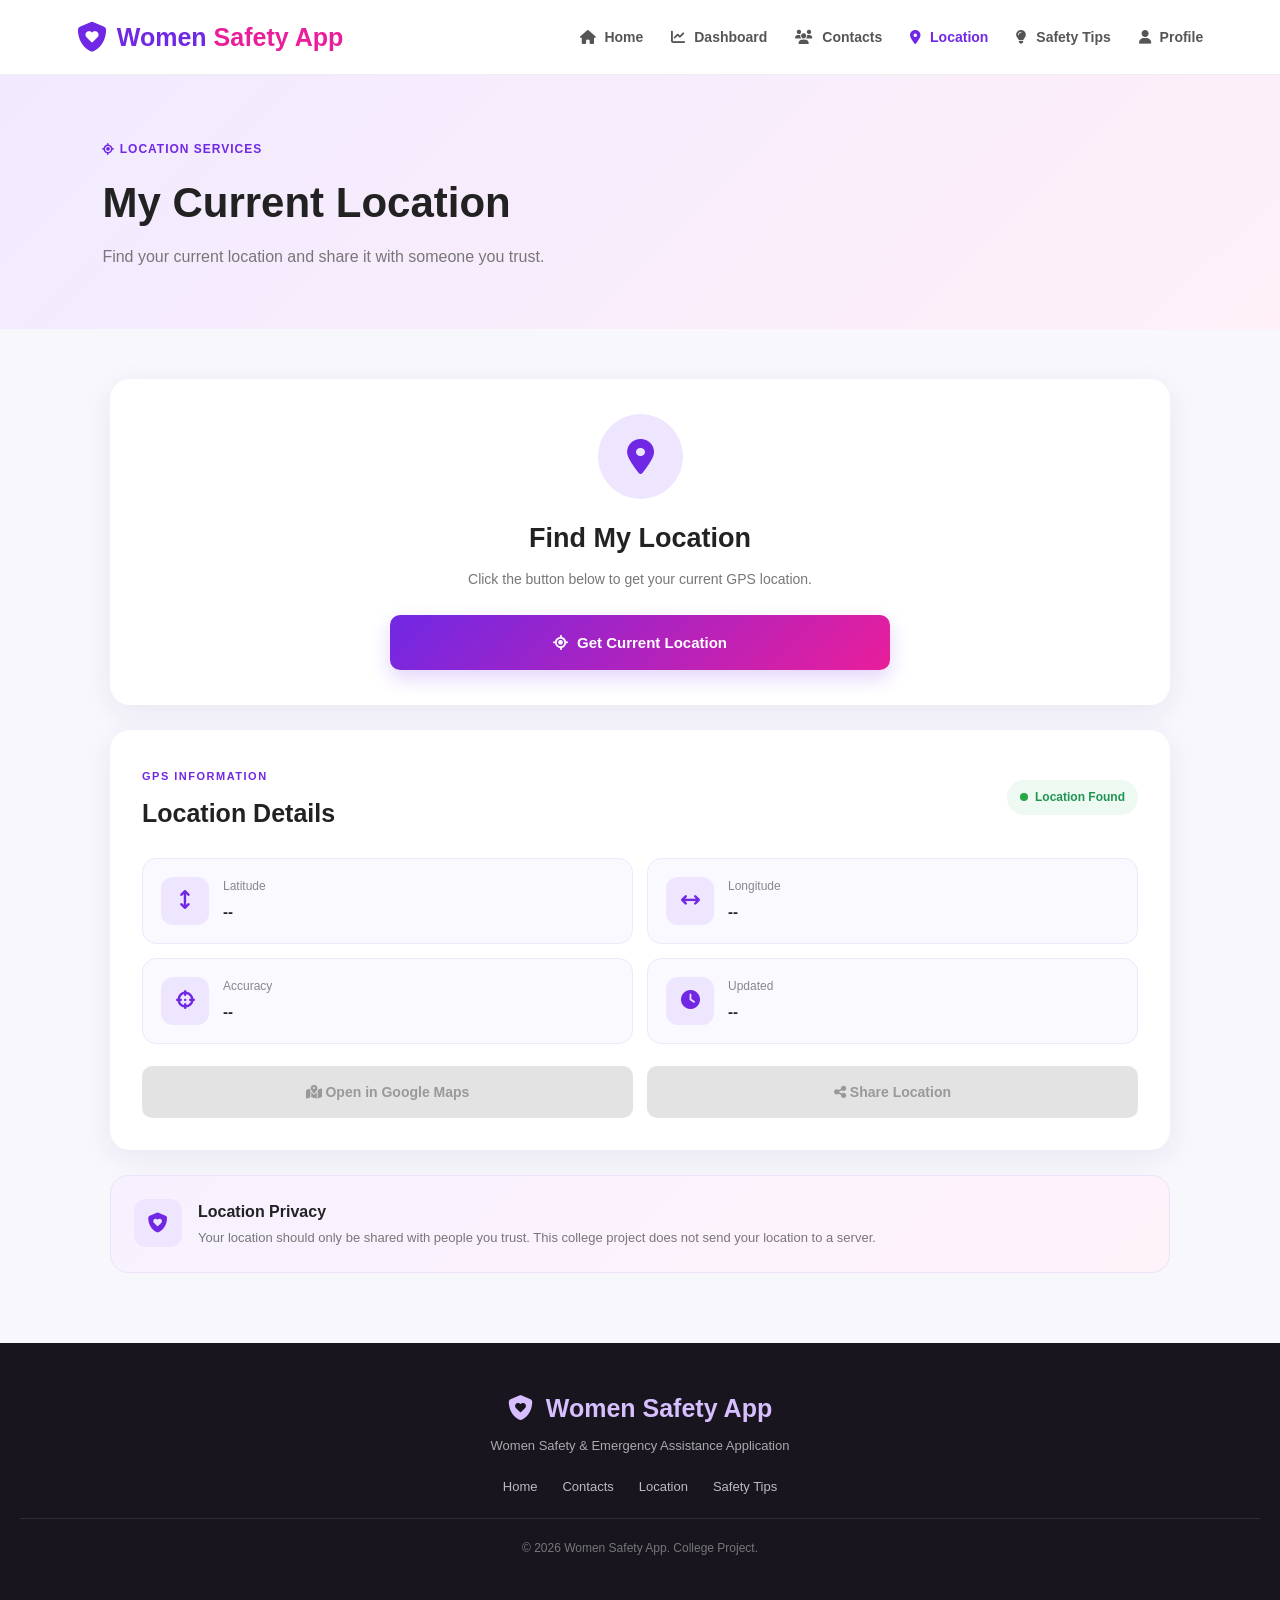
<file: location.html>
<!DOCTYPE html>
<html lang="en">

<head>
    <meta charset="UTF-8">
    <meta name="viewport" content="width=device-width, initial-scale=1.0">

    <title>My Location - Women Safety App</title>

    <link rel="stylesheet" href="css/style.css">

    <link rel="stylesheet"
          href="https://cdnjs.cloudflare.com/ajax/libs/font-awesome/6.5.2/css/all.min.css">
</head>

<body>

    <!-- ================= NAVBAR ================= -->

    <header class="navbar">

        <div class="logo">
            <i class="fa-solid fa-shield-heart"></i>
            <span>Women<span> Safety App</span></span>
        </div>

        <nav>

            <a href="index.html">
                <i class="fa-solid fa-house"></i> Home
            </a>

            <a href="dashboard.html">
                <i class="fas fa-chart-line"></i> Dashboard
            </a>

            <a href="contacts.html">
                <i class="fa-solid fa-users"></i> Contacts
            </a>

            <a href="location.html" class="active">
                <i class="fa-solid fa-location-dot"></i> Location
            </a>

            <a href="safety-tips.html">
                <i class="fa-solid fa-lightbulb"></i> Safety Tips
            </a>

            <a href="profile.html">
                <i class="fa-solid fa-user"></i> Profile
            </a>

        </nav>

 
    </header>


    <!-- ================= PAGE HEADER ================= -->

    <section class="page-header">

        <span>
            <i class="fa-solid fa-location-crosshairs"></i>
            LOCATION SERVICES
        </span>

        <h1>My Current Location</h1>

        <p>
            Find your current location and share it with
            someone you trust.
        </p>

    </section>


    <!-- ================= LOCATION CONTENT ================= -->

    <main class="location-container">


        <!-- ================= LOCATION CARD ================= -->

        <section class="location-card">

            <div class="location-icon-large">
                <i class="fa-solid fa-location-dot"></i>
            </div>

            <h2>Find My Location</h2>

            <p>
                Click the button below to get your current
                GPS location.
            </p>

            <button
                class="get-location-btn"
                onclick="getLocation()">

                <i class="fa-solid fa-location-crosshairs"></i>

                Get Current Location

            </button>


            <!-- Loading -->

            <div id="loading" class="location-loading">

                <i class="fa-solid fa-spinner fa-spin"></i>

                Getting your location...

            </div>


            <!-- Error -->

            <div id="errorMessage"
                 class="location-error">

                <i class="fa-solid fa-circle-exclamation"></i>

                <span id="errorText"></span>

            </div>

        </section>


        <!-- ================= LOCATION RESULT ================= -->

        <section
            id="locationDetails"
            class="location-details">

            <div class="location-details-header">

                <div>

                    <span class="small-title">
                        GPS INFORMATION
                    </span>

                    <h2>Location Details</h2>

                </div>

                <div class="location-status">

                    <span></span>

                    Location Found

                </div>

            </div>


            <div class="coordinates-grid">


                <!-- Latitude -->

                <div class="coordinate-box">

                    <div class="coordinate-icon">
                        <i class="fa-solid fa-arrows-up-down"></i>
                    </div>

                    <div>

                        <span>Latitude</span>

                        <strong id="latitude">
                            --
                        </strong>

                    </div>

                </div>


                <!-- Longitude -->

                <div class="coordinate-box">

                    <div class="coordinate-icon">
                        <i class="fa-solid fa-arrows-left-right"></i>
                    </div>

                    <div>

                        <span>Longitude</span>

                        <strong id="longitude">
                            --
                        </strong>

                    </div>

                </div>


                <!-- Accuracy -->

                <div class="coordinate-box">

                    <div class="coordinate-icon">
                        <i class="fa-solid fa-crosshairs"></i>
                    </div>

                    <div>

                        <span>Accuracy</span>

                        <strong id="accuracy">
                            --
                        </strong>

                    </div>

                </div>


                <!-- Time -->

                <div class="coordinate-box">

                    <div class="coordinate-icon">
                        <i class="fa-solid fa-clock"></i>
                    </div>

                    <div>

                        <span>Updated</span>

                        <strong id="updatedTime">
                            --
                        </strong>

                    </div>

                </div>

            </div>


            <!-- ================= MAP BUTTON ================= -->

            <div class="map-actions">

                <button
                    id="mapButton"
                    class="open-map-btn"
                    onclick="openMap()"
                    disabled>

                    <i class="fa-solid fa-map-location-dot"></i>

                    Open in Google Maps

                </button>


                <button
                    id="shareButton"
                    class="share-location-btn"
                    onclick="shareLocation()"
                    disabled>

                    <i class="fa-solid fa-share-nodes"></i>

                    Share Location

                </button>

            </div>

        </section>


        <!-- ================= SAFETY MESSAGE ================= -->

        <section class="location-safety">

            <div class="safety-icon">

                <i class="fa-solid fa-shield-heart"></i>

            </div>

            <div>

                <h3>Location Privacy</h3>

                <p>
                    Your location should only be shared with
                    people you trust. This college project
                    does not send your location to a server.
                </p>

            </div>

        </section>


    </main>


    <!-- ================= FOOTER ================= -->

    <footer>

        <div class="footer-logo">
            <i class="fa-solid fa-shield-heart"></i>
            Women Safety App
        </div>

        <p>
            Women Safety & Emergency Assistance Application
        </p>

        <div class="footer-links">

            <a href="index.html">Home</a>
            <a href="contacts.html">Contacts</a>
            <a href="location.html">Location</a>
            <a href="safety-tips.html">Safety Tips</a>

        </div>

        <div class="copyright">
            © 2026 Women Safety App. College Project.
        </div>

    </footer>


    <!-- ================= JAVASCRIPT ================= -->

    <script src="js/script.js"></script>

</body>

</html>
</file>
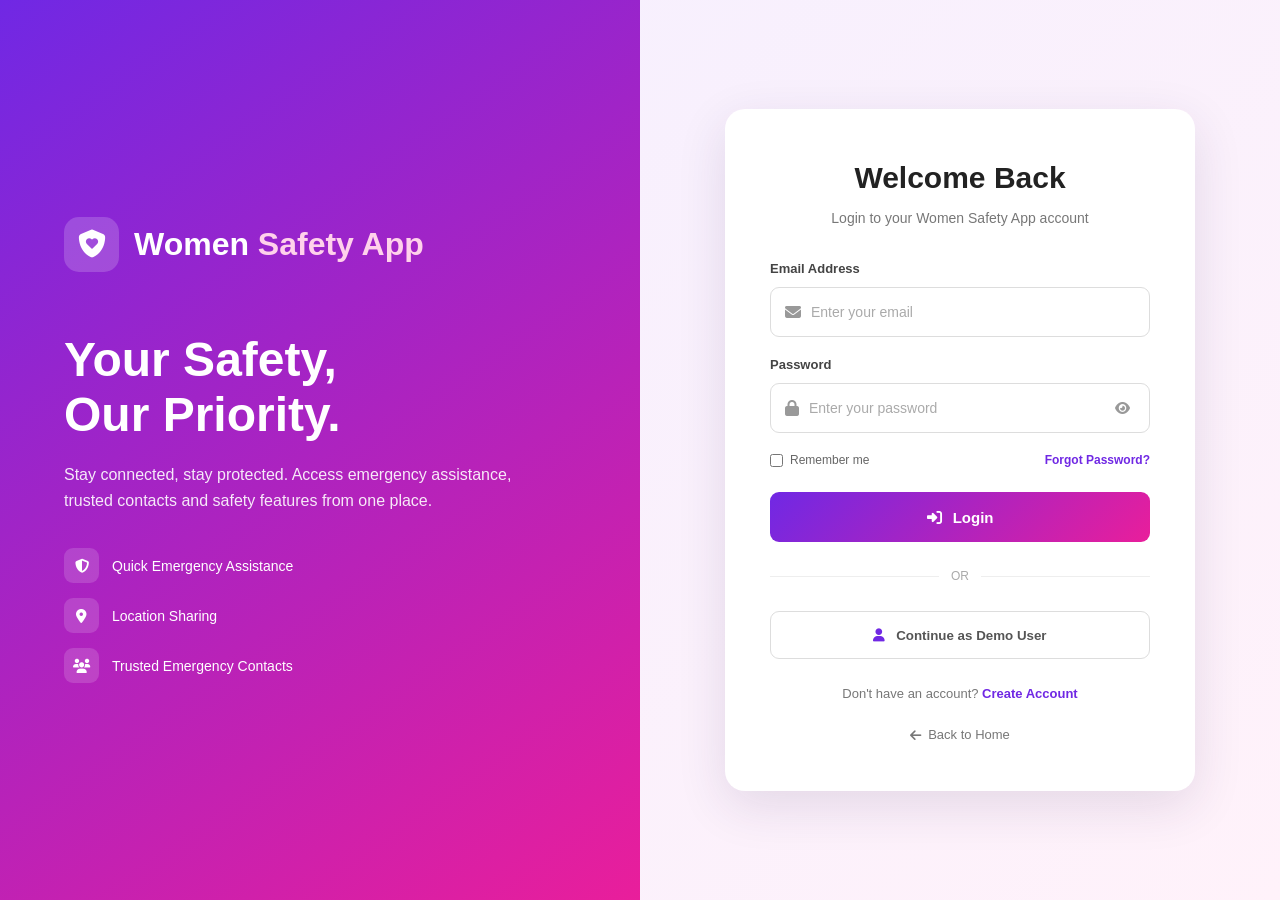
<file: login.html>
<!DOCTYPE html>
<html lang="en">

<head>
    <meta charset="UTF-8">
    <meta name="viewport" content="width=device-width, initial-scale=1.0">

    <title>Login - Women Safety App</title>

    <!-- Main CSS -->
    <link rel="stylesheet" href="css/style.css">

    <!-- Font Awesome Icons -->
    <link rel="stylesheet"
          href="https://cdnjs.cloudflare.com/ajax/libs/font-awesome/6.5.2/css/all.min.css">
</head>

<body class="login-page">

    <!-- ================= LOGIN CONTAINER ================= -->

    <div class="login-container">

        <!-- LEFT SIDE -->

        <div class="login-left">

            <div class="login-brand">

                <div class="brand-icon">
                    <i class="fa-solid fa-shield-heart"></i>
                </div>

                <h1>Women<span> Safety App</span></h1>

            </div>

            <h2>Your Safety,<br>Our Priority.</h2>

            <p>
                Stay connected, stay protected. Access emergency
                assistance, trusted contacts and safety features
                from one place.
            </p>

            <div class="login-features">

                <div class="login-feature">
                    <i class="fa-solid fa-shield-halved"></i>
                    <span>Quick Emergency Assistance</span>
                </div>

                <div class="login-feature">
                    <i class="fa-solid fa-location-dot"></i>
                    <span>Location Sharing</span>
                </div>

                <div class="login-feature">
                    <i class="fa-solid fa-users"></i>
                    <span>Trusted Emergency Contacts</span>
                </div>

            </div>

        </div>


        <!-- RIGHT SIDE -->

        <div class="login-right">

            <div class="login-box">

                <div class="mobile-logo">
                    <i class="fa-solid fa-shield-heart"></i>
                </div>

                <h2>Welcome Back</h2>

                <p class="login-subtitle">
                    Login to your Women Safety App account
                </p>


                <!-- LOGIN FORM -->

                <form id="loginForm" onsubmit="loginUser(event)">

                    <!-- Email -->

                    <div class="input-group">

                        <label for="email">
                            Email Address
                        </label>

                        <div class="input-box">

                            <i class="fa-solid fa-envelope"></i>

                            <input
                                type="email"
                                id="email"
                                placeholder="Enter your email"
                                required
                            >

                        </div>

                    </div>


                    <!-- Password -->

                    <div class="input-group">

                        <label for="password">
                            Password
                        </label>

                        <div class="input-box">

                            <i class="fa-solid fa-lock"></i>

                            <input
                                type="password"
                                id="password"
                                placeholder="Enter your password"
                                required
                            >

                            <button
                                type="button"
                                class="password-toggle"
                                onclick="togglePassword()"
                                aria-label="Show password">

                                <i id="eyeIcon"
                                   class="fa-solid fa-eye"></i>

                            </button>

                        </div>

                    </div>


                    <!-- Remember + Forgot -->

                    <div class="login-options">

                        <label class="remember">

                            <input type="checkbox">

                            <span>Remember me</span>

                        </label>

                        <div class="forgot-password">
                            <a href="#" onclick="forgotPassword(event)">
                                Forgot Password?
                            </a>
                        </div>

                    </div>


                    <!-- Login Button -->

                    <button type="submit" class="login-submit">

                        <i class="fa-solid fa-right-to-bracket"></i>
                        Login
                    </button>

                </form>


                <!-- Divider -->

                <div class="divider">
                    <span>OR</span>
                </div>


                <!-- Demo Login -->

                <button
                    type="button"
                    class="demo-login"
                    onclick="demoLogin()">

                    <i class="fa-solid fa-user"></i>

                    Continue as Demo User

                </button>


                <!-- Register -->

                <p class="register-text">

                    Don't have an account?

                    <a href="signup.html">
                        Create Account
                    </a>

                </p>


                <!-- Back -->

                <a href="index.html" class="back-home">

                    <i class="fa-solid fa-arrow-left"></i>

                    Back to Home

                </a>

            </div>

        </div>

    </div>


    <!-- ================= JAVASCRIPT ================= -->

    <script src="js/script.js"></script>

</body>

</html>
</file>
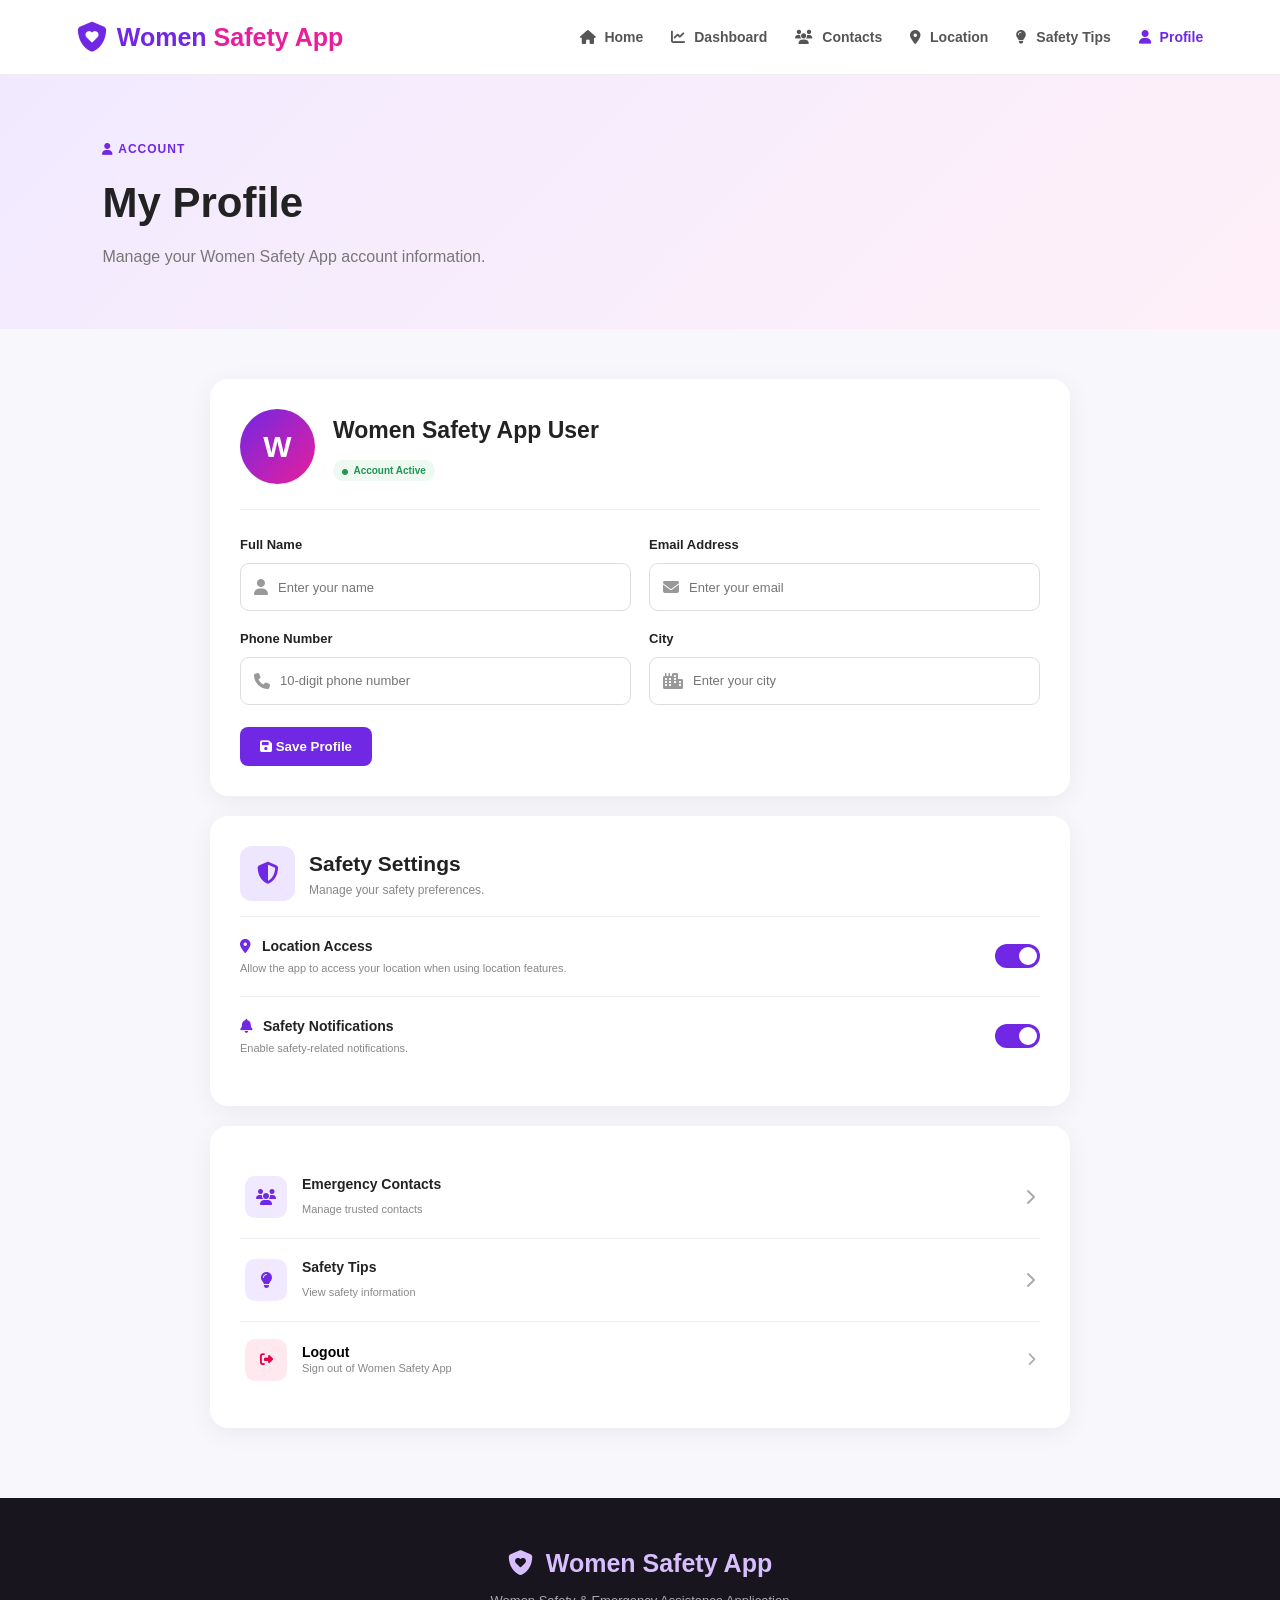
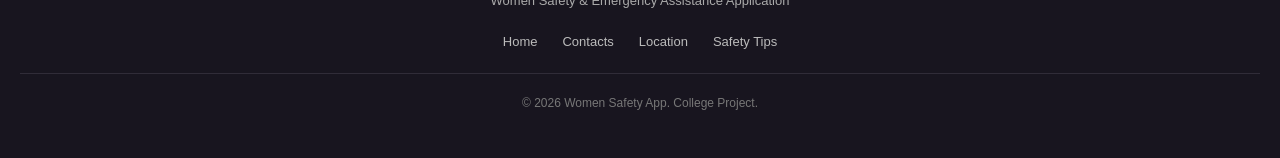
<file: profile.html>
<!DOCTYPE html>
<html lang="en">

<head>

    <meta charset="UTF-8">

    <meta name="viewport" content="width=device-width, initial-scale=1.0">

    <title>Profile - Women Safety App</title>

    <link rel="stylesheet" href="css/style.css">

    <link rel="stylesheet" href="https://cdnjs.cloudflare.com/ajax/libs/font-awesome/6.5.2/css/all.min.css">

</head>

<body>

    <!-- ================= NAVBAR ================= -->

    <header class="navbar">

        <div class="logo">

            <i class="fa-solid fa-shield-heart"></i>

            <span>
                Women<span> Safety App</span>
            </span>

        </div>


        <nav>

            <a href="index.html">
                <i class="fa-solid fa-house"></i> Home
            </a>

             <a href="dashboard.html">
                <i class="fas fa-chart-line"></i> Dashboard
            </a>

            <a href="contacts.html">
                <i class="fa-solid fa-users"></i> Contacts
            </a>

            <a href="location.html">
                <i class="fa-solid fa-location-dot"></i> Location
            </a>

            <a href="safety-tips.html">
                <i class="fa-solid fa-lightbulb"></i> Safety Tips
            </a>

            <a href="profile.html" class="active">

                <i class="fa-solid fa-user"></i> Profile

            </a>

        </nav>

    </header>


    <!-- ================= PAGE HEADER ================= -->

    <section class="page-header">

        <span>
            <i class="fa-solid fa-user"></i>
            ACCOUNT
        </span>

        <h1>My Profile</h1>

        <p>
            Manage your Women Safety App account information.
        </p>

    </section>


    <!-- ================= PROFILE ================= -->

    <main class="profile-container">


        <section class="profile-card">


            <!-- PROFILE HEADER -->

            <div class="profile-header">

                <div class="profile-avatar" id="profileAvatar">

                    U

                </div>

                <div>

                    <h2 id="profileName">
                        Women Safety App User
                    </h2>

                    <p id="profileEmail">
                        user@example.com
                    </p>

                    <span class="profile-status">

                        <i class="fa-solid fa-circle"></i>

                        Account Active

                    </span>

                </div>

            </div>


            <!-- PROFILE FORM -->

            <form id="profileForm" onsubmit="saveProfile(event)">


                <div class="profile-grid">


                    <!-- Name -->

                    <div class="form-group">

                        <label for="name">
                            Full Name
                        </label>

                        <div class="contact-input">

                            <i class="fa-solid fa-user"></i>

                            <input type="text" id="name" placeholder="Enter your name" required>

                        </div>

                    </div>


                    <!-- Email -->

                    <div class="form-group">

                        <label for="email">
                            Email Address
                        </label>

                        <div class="contact-input">

                            <i class="fa-solid fa-envelope"></i>

                            <input type="email" id="email" placeholder="Enter your email" required>

                        </div>

                    </div>


                    <!-- Phone -->

                    <div class="form-group">

                        <label for="phone">
                            Phone Number
                        </label>

                        <div class="contact-input">

                            <i class="fa-solid fa-phone"></i>

                            <input type="tel" id="phone" maxlength="10" placeholder="10-digit phone number" required>

                        </div>

                    </div>


                    <!-- City -->

                    <div class="form-group">

                        <label for="city">
                            City
                        </label>

                        <div class="contact-input">

                            <i class="fa-solid fa-city"></i>

                            <input type="text" id="city" placeholder="Enter your city">

                        </div>

                    </div>


                </div>


                <!-- SAVE BUTTON -->

                <button type="submit" class="save-profile-btn">

                    <i class="fa-solid fa-floppy-disk"></i>

                    Save Profile

                </button>

            </form>

        </section>


        <!-- ================= SAFETY SETTINGS ================= -->

        <section class="settings-card">

            <div class="settings-title">

                <div class="title-icon">

                    <i class="fa-solid fa-shield-halved"></i>

                </div>

                <div>

                    <h2>Safety Settings</h2>

                    <p>
                        Manage your safety preferences.
                    </p>

                </div>

            </div>


            <!-- Setting 1 -->

            <div class="setting-row">

                <div>

                    <h3>
                        <i class="fa-solid fa-location-dot"></i> Location Access
                    </h3>

                    <p>
                        Allow the app to access your location when using location features.
                    </p>

                </div>

                <label class="switch">

                    <input type="checkbox"
                           id="locationSetting">

                    <span class="slider"></span>

                </label>

            </div>


            <!-- Setting 2 -->

            <div class="setting-row">

                <div>

                    <h3>
                        <i class="fa-solid fa-bell"></i> Safety Notifications
                    </h3>

                    <p>
                        Enable safety-related notifications.
                    </p>

                </div>

                <label class="switch">

                    <input type="checkbox"
                           id="notificationSetting"
                           checked>

                    <span class="slider"></span>

                </label>

            </div>


        </section>


        <!-- ================= ACCOUNT ACTIONS ================= -->

        <section class="account-actions">

            <a href="contacts.html" class="account-action">

                <i class="fa-solid fa-users"></i>

                <div>

                    <strong>
                        Emergency Contacts
                    </strong>

                    <span>
                        Manage trusted contacts
                    </span>

                </div>

                <i class="fa-solid fa-chevron-right arrow"></i>

            </a>


            <a href="safety-tips.html" class="account-action">

                <i class="fa-solid fa-lightbulb"></i>

                <div>

                    <strong>
                        Safety Tips
                    </strong>

                    <span>
                        View safety information
                    </span>

                </div>

                <i class="fa-solid fa-chevron-right arrow"></i>

            </a>


            <button class="logout-action" onclick="logoutUser()">

                <i class="fa-solid fa-right-from-bracket"></i>

                <div>

                    <strong>
                        Logout
                    </strong>

                    <span>
                        Sign out of Women Safety App
                    </span>

                </div>

                <i class="fa-solid fa-chevron-right arrow"></i>

            </button>

        </section>


    </main>


    <!-- ================= FOOTER ================= -->

    <footer>

        <div class="footer-logo">

            <i class="fa-solid fa-shield-heart"></i> Women Safety App

        </div>

        <p>
            Women Safety & Emergency Assistance Application
        </p>

        <div class="footer-links">

            <a href="index.html">
                Home
            </a>

            <a href="contacts.html">
                Contacts
            </a>

            <a href="location.html">
                Location
            </a>

            <a href="safety-tips.html">
                Safety Tips
            </a>

        </div>

        <div class="copyright">
            © 2026 Women Safety App. College Project.
        </div>

    </footer>


    <!-- ================= JAVASCRIPT ================= -->

    <script src="js/script.js"></script>

    <script>
        // Show the Login button only when the user is not logged in.
        function syncProfilePage() {
            const isLoggedIn = localStorage.getItem("isLoggedIn") === "true";
            const loginButton = document.getElementById("loginNavButton");

            if (loginButton) {
                loginButton.style.display = isLoggedIn ? "none" : "inline-flex";
            }

            // Read user details saved by the login/signup flow.
            let user = {};
            const possibleKeys = ["loggedInUser", "Women Safety App User", "user", "currentUser"];

            for (const key of possibleKeys) {
                try {
                    const value = localStorage.getItem(key);
                    if (!value) continue;
                    const parsed = JSON.parse(value);
                    if (parsed && typeof parsed === "object" && !Array.isArray(parsed)) {
                        user = {...user,
                            ...parsed
                        };
                    }
                } catch (error) {
                    // Ignore entries that are plain text rather than JSON.
                    if (key === "loggedInUser") {
                        user.email = localStorage.getItem(key) || user.email || "";
                    }
                }
            }

            const savedProfile = (() => {
                try {
                    return JSON.parse(localStorage.getItem("Women Safety App Profile") || "{}");
                } catch (error) {
                    return {};
                }
            })();

            user = {...user,
                ...savedProfile
            };

            const name = user.name || user.fullName || user.full_name || user.username || "Women Safety App User";
            const email = user.email || user.userEmail || "";
            const nameElement = document.getElementById("profileName");
            const emailElement = document.getElementById("profileEmail");
            const avatarElement = document.getElementById("profileAvatar");
            const nameInput = document.getElementById("name");
            const emailInput = document.getElementById("email");
            const phoneInput = document.getElementById("phone");
            const cityInput = document.getElementById("city");

            if (nameElement) nameElement.textContent = name;
            if (emailElement) emailElement.textContent = email || "";
            if (avatarElement) avatarElement.textContent = name.trim().charAt(0).toUpperCase() || "U";
            if (nameInput && !nameInput.value) nameInput.value = name === "Women Safety App User" ? "" : name;
            if (emailInput && !emailInput.value) emailInput.value = email;
            if (phoneInput && !phoneInput.value) phoneInput.value = user.phone || user.phoneNumber || "";
            if (cityInput && !cityInput.value) cityInput.value = user.city || "";
        }

        document.addEventListener("DOMContentLoaded", syncProfilePage);
    </script>

</body>

</html>
</file>
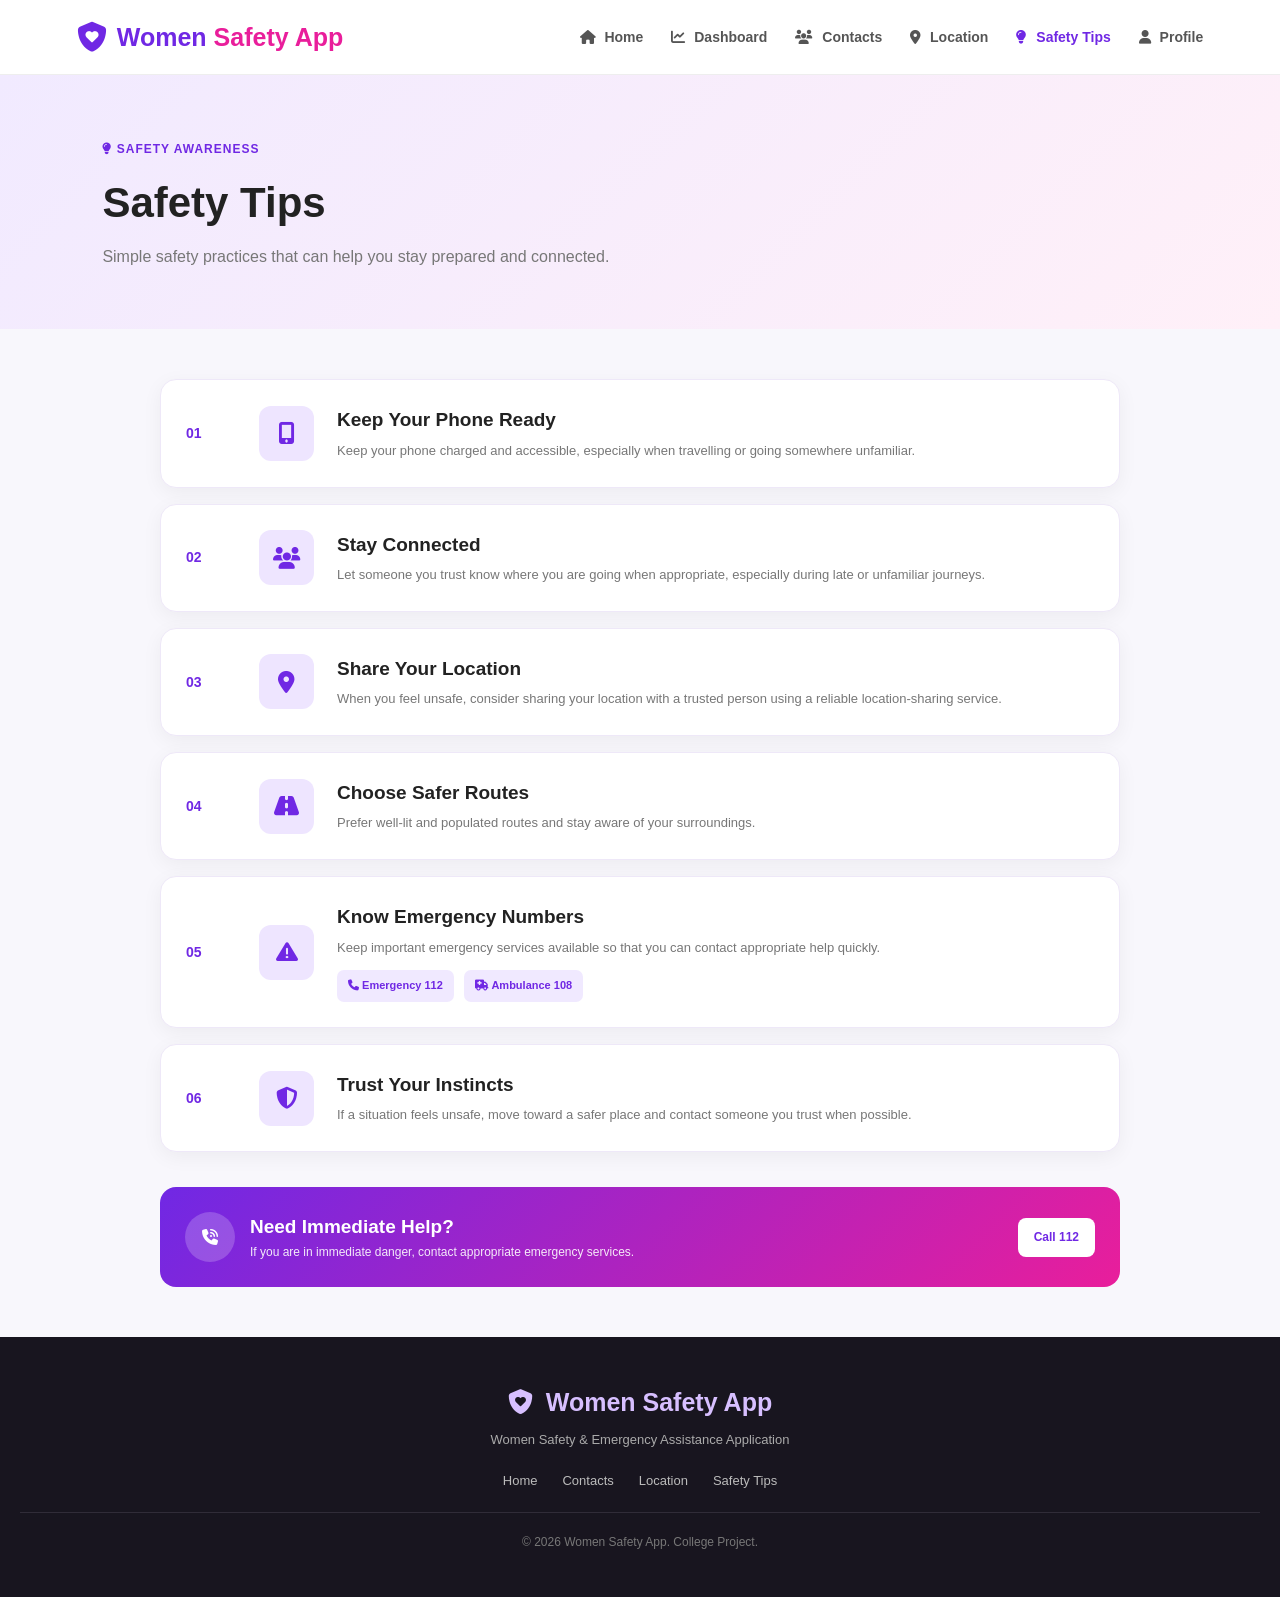
<file: safety-tips.html>
<!DOCTYPE html>
<html lang="en">

<head>
    <meta charset="UTF-8">
    <meta name="viewport" content="width=device-width, initial-scale=1.0">

    <title>Safety Tips - Women Safety App</title>

    <link rel="stylesheet" href="css/style.css">

    <link rel="stylesheet"
          href="https://cdnjs.cloudflare.com/ajax/libs/font-awesome/6.5.2/css/all.min.css">
</head>

<body>

    <!-- NAVBAR -->

    <header class="navbar">

        <div class="logo">
            <i class="fa-solid fa-shield-heart"></i>
            <span>Women<span> Safety App</span></span>
        </div>

        <nav>

            <a href="index.html">
                <i class="fa-solid fa-house"></i> Home
            </a>

             <a href="dashboard.html">
                <i class="fas fa-chart-line"></i> Dashboard
            </a>

            <a href="contacts.html">
                <i class="fa-solid fa-users"></i> Contacts
            </a>

            <a href="location.html">
                <i class="fa-solid fa-location-dot"></i> Location
            </a>

            <a href="safety-tips.html" class="active">
                <i class="fa-solid fa-lightbulb"></i> Safety Tips
            </a>

            <a href="profile.html">
                <i class="fa-solid fa-user"></i> Profile
            </a>

        </nav>

    </header>


    <!-- PAGE HEADER -->

    <section class="page-header">

        <span>
            <i class="fa-solid fa-lightbulb"></i>
            SAFETY AWARENESS
        </span>

        <h1>Safety Tips</h1>

        <p>
            Simple safety practices that can help you stay
            prepared and connected.
        </p>

    </section>


    <!-- MAIN -->

    <main class="tips-container">


        <!-- TIP 1 -->

        <div class="safety-tip-card">

            <div class="tip-number">
                01
            </div>

            <div class="tip-icon">
                <i class="fa-solid fa-mobile-screen-button"></i>
            </div>

            <div class="tip-content">

                <h2>Keep Your Phone Ready</h2>

                <p>
                    Keep your phone charged and accessible,
                    especially when travelling or going somewhere
                    unfamiliar.
                </p>

            </div>

        </div>


        <!-- TIP 2 -->

        <div class="safety-tip-card">

            <div class="tip-number">
                02
            </div>

            <div class="tip-icon">
                <i class="fa-solid fa-users"></i>
            </div>

            <div class="tip-content">

                <h2>Stay Connected</h2>

                <p>
                    Let someone you trust know where you are
                    going when appropriate, especially during
                    late or unfamiliar journeys.
                </p>

            </div>

        </div>


        <!-- TIP 3 -->

        <div class="safety-tip-card">

            <div class="tip-number">
                03
            </div>

            <div class="tip-icon">
                <i class="fa-solid fa-location-dot"></i>
            </div>

            <div class="tip-content">

                <h2>Share Your Location</h2>

                <p>
                    When you feel unsafe, consider sharing your
                    location with a trusted person using a
                    reliable location-sharing service.
                </p>

            </div>

        </div>


        <!-- TIP 4 -->

        <div class="safety-tip-card">

            <div class="tip-number">
                04
            </div>

            <div class="tip-icon">
                <i class="fa-solid fa-road"></i>
            </div>

            <div class="tip-content">

                <h2>Choose Safer Routes</h2>

                <p>
                    Prefer well-lit and populated routes and
                    stay aware of your surroundings.
                </p>

            </div>

        </div>


        <!-- TIP 5 -->

        <div class="safety-tip-card">

            <div class="tip-number">
                05
            </div>

            <div class="tip-icon">
                <i class="fa-solid fa-triangle-exclamation"></i>
            </div>

            <div class="tip-content">

                <h2>Know Emergency Numbers</h2>

                <p>
                    Keep important emergency services available
                    so that you can contact appropriate help quickly.
                </p>

                <div class="emergency-mini-links">

                    <a href="tel:112">
                        <i class="fa-solid fa-phone"></i>
                        Emergency 112
                    </a>

                    <a href="tel:108">
                        <i class="fa-solid fa-truck-medical"></i>
                        Ambulance 108
                    </a>

                </div>

            </div>

        </div>


        <!-- TIP 6 -->

        <div class="safety-tip-card">

            <div class="tip-number">
                06
            </div>

            <div class="tip-icon">
                <i class="fa-solid fa-shield-halved"></i>
            </div>

            <div class="tip-content">

                <h2>Trust Your Instincts</h2>

                <p>
                    If a situation feels unsafe, move toward a
                    safer place and contact someone you trust
                    when possible.
                </p>

            </div>

        </div>


        <!-- EMERGENCY BOX -->

        <section class="tips-emergency">

            <div class="tips-emergency-icon">
                <i class="fa-solid fa-phone-volume"></i>
            </div>

            <div>

                <h2>Need Immediate Help?</h2>

                <p>
                    If you are in immediate danger, contact
                    appropriate emergency services.
                </p>

            </div>

            <a href="tel:112">
                Call 112
            </a>

        </section>

    </main>


    <!-- FOOTER -->

    <footer>

        <div class="footer-logo">
            <i class="fa-solid fa-shield-heart"></i>
            Women Safety App
        </div>

        <p>
            Women Safety & Emergency Assistance Application
        </p>

        <div class="footer-links">

            <a href="index.html">Home</a>
            <a href="contacts.html">Contacts</a>
            <a href="location.html">Location</a>
            <a href="safety-tips.html">Safety Tips</a>

        </div>

        <div class="copyright">
            © 2026 Women Safety App. College Project.
        </div>

    </footer>

</body>
</html>
</file>
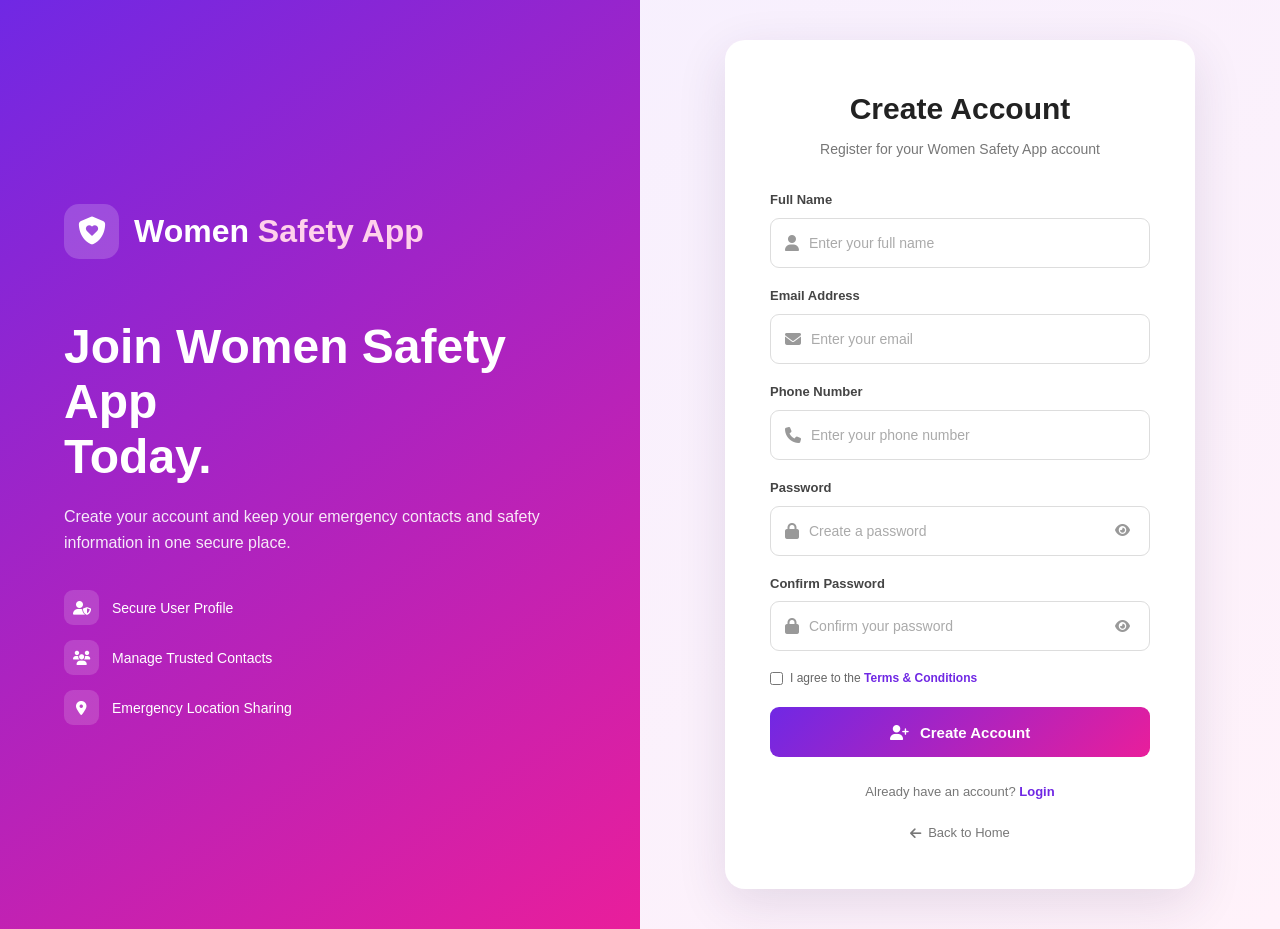
<file: signup.html>
<!DOCTYPE html>
<html lang="en">

<head>
    <meta charset="UTF-8">
    <meta name="viewport" content="width=device-width, initial-scale=1.0">

    <title>Create Account - Women Safety App</title>

    <link rel="stylesheet" href="css/style.css">

    <link rel="stylesheet"
          href="https://cdnjs.cloudflare.com/ajax/libs/font-awesome/6.5.2/css/all.min.css">
</head>

<body class="login-page">

    <div class="login-container">

        <!-- ================= LEFT SIDE ================= -->

        <div class="login-left">

            <div class="login-brand">

                <div class="brand-icon">
                    <i class="fa-solid fa-shield-heart"></i>
                </div>

                <h1>Women<span> Safety App</span></h1>

            </div>

            <h2>Join Women Safety App<br>Today.</h2>

            <p>
                Create your account and keep your emergency
                contacts and safety information in one secure place.
            </p>

            <div class="login-features">

                <div class="login-feature">
                    <i class="fa-solid fa-user-shield"></i>
                    <span>Secure User Profile</span>
                </div>

                <div class="login-feature">
                    <i class="fa-solid fa-users"></i>
                    <span>Manage Trusted Contacts</span>
                </div>

                <div class="login-feature">
                    <i class="fa-solid fa-location-dot"></i>
                    <span>Emergency Location Sharing</span>
                </div>

            </div>

        </div>


        <!-- ================= RIGHT SIDE ================= -->

        <div class="login-right">

            <div class="login-box">

                <div class="mobile-logo">
                    <i class="fa-solid fa-shield-heart"></i>
                </div>

                <h2>Create Account</h2>

                <p class="login-subtitle">
                    Register for your Women Safety App account
                </p>


                <!-- ================= SIGNUP FORM ================= -->

                <form id="signupForm" onsubmit="registerUser(event)">


                    <!-- Full Name -->

                    <div class="input-group">

                        <label for="name">
                            Full Name
                        </label>

                        <div class="input-box">

                            <i class="fa-solid fa-user"></i>

                            <input
                                type="text"
                                id="name"
                                placeholder="Enter your full name"
                                required
                            >

                        </div>

                    </div>


                    <!-- Email -->

                    <div class="input-group">

                        <label for="email">
                            Email Address
                        </label>

                        <div class="input-box">

                            <i class="fa-solid fa-envelope"></i>

                            <input
                                type="email"
                                id="email"
                                placeholder="Enter your email"
                                required
                            >

                        </div>

                    </div>


                    <!-- Phone -->

                    <div class="input-group">

                        <label for="phone">
                            Phone Number
                        </label>

                        <div class="input-box">

                            <i class="fa-solid fa-phone"></i>

                            <input
                                type="tel"
                                id="phone"
                                placeholder="Enter your phone number"
                                maxlength="10"
                                required
                            >

                        </div>

                    </div>


                    <!-- Password -->

                    <div class="input-group">

                        <label for="password">
                            Password
                        </label>

                        <div class="input-box">

                            <i class="fa-solid fa-lock"></i>

                            <input
                                type="password"
                                id="password"
                                placeholder="Create a password"
                                minlength="6"
                                required
                            >

                            <button
                                type="button"
                                class="password-toggle"
                                onclick="togglePassword('password','eye1')">

                                <i id="eye1"
                                   class="fa-solid fa-eye"></i>

                            </button>

                        </div>

                    </div>


                    <!-- Confirm Password -->

                    <div class="input-group">

                        <label for="confirmPassword">
                            Confirm Password
                        </label>

                        <div class="input-box">

                            <i class="fa-solid fa-lock"></i>

                            <input
                                type="password"
                                id="confirmPassword"
                                placeholder="Confirm your password"
                                required
                            >

                            <button
                                type="button"
                                class="password-toggle"
                                onclick="togglePassword('confirmPassword','eye2')">

                                <i id="eye2"
                                   class="fa-solid fa-eye"></i>

                            </button>

                        </div>

                    </div>


                    <!-- Terms -->

                    <label class="remember terms">

                        <input type="checkbox"
                               id="terms"
                               required>

                        <span>
                            I agree to the
                            <a href="#" onclick="showTerms(event)">
                                Terms & Conditions
                            </a>
                        </span>

                    </label>


                    <!-- Register -->

                    <button type="submit"
                            class="login-submit">

                        <i class="fa-solid fa-user-plus"></i>

                        Create Account

                    </button>

                </form>


                <!-- Login -->

                <p class="register-text">

                    Already have an account?

                    <a href="login.html">
                        Login
                    </a>

                </p>


                <!-- Back Home -->

                <a href="index.html"
                   class="back-home">

                    <i class="fa-solid fa-arrow-left"></i>

                    Back to Home

                </a>

            </div>

        </div>

    </div>


    <!-- ================= JAVASCRIPT ================= -->

    <script src="js/script.js"></script>

</body>

</html>
</file>
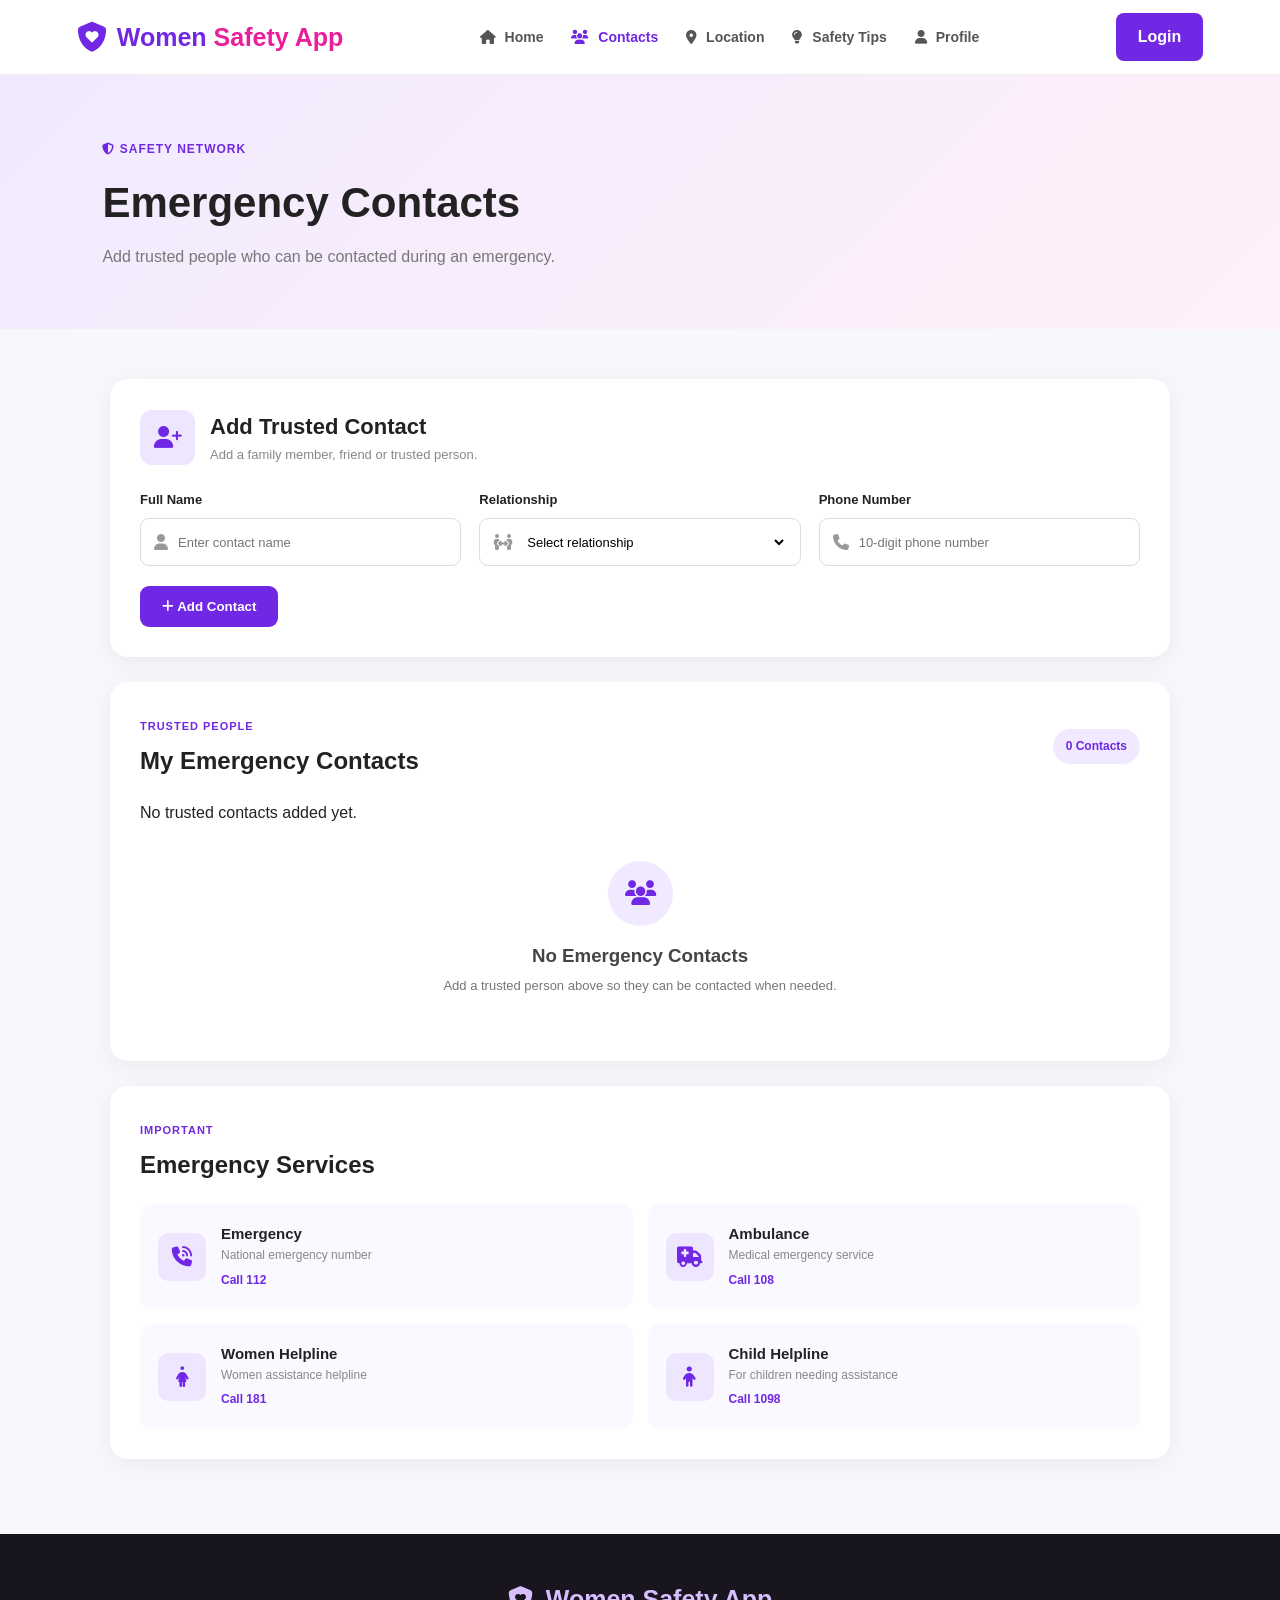
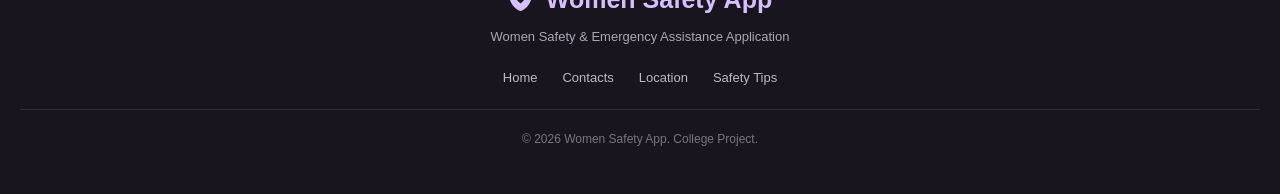
<file: Women Safety App/contacts.html>
<!DOCTYPE html>
<html lang="en">

<head>
    <meta charset="UTF-8">
    <meta name="viewport" content="width=device-width, initial-scale=1.0">

    <title>Emergency Contacts - Women Safety App</title>

    <link rel="stylesheet" href="css/style.css">

    <link rel="stylesheet"
          href="https://cdnjs.cloudflare.com/ajax/libs/font-awesome/6.5.2/css/all.min.css">
</head>

<body>

    <!-- ================= NAVBAR ================= -->

    <header class="navbar">

        <div class="logo">
            <i class="fa-solid fa-shield-heart"></i>
            <span>Women<span> Safety App</span></span>
        </div>

        <nav>

            <a href="index.html">
                <i class="fa-solid fa-house"></i> Home
            </a>

            <a href="contacts.html" class="active">
                <i class="fa-solid fa-users"></i> Contacts
            </a>

            <a href="location.html">
                <i class="fa-solid fa-location-dot"></i> Location
            </a>

            <a href="safety-tips.html">
                <i class="fa-solid fa-lightbulb"></i> Safety Tips
            </a>

            <a href="profile.html">
                <i class="fa-solid fa-user"></i> Profile
            </a>

        </nav>

        <a href="login.html" class="login-btn">
            Login
        </a>

    </header>


    <!-- ================= PAGE HEADER ================= -->

    <section class="page-header">

        <div>

            <span>
                <i class="fa-solid fa-shield-halved"></i>
                SAFETY NETWORK
            </span>

            <h1>Emergency Contacts</h1>

            <p>
                Add trusted people who can be contacted during
                an emergency.
            </p>

        </div>

    </section>


    <!-- ================= MAIN CONTENT ================= -->

    <main class="contacts-container">


        <!-- ================= ADD CONTACT ================= -->

        <section class="contact-form-card">

            <div class="card-title">

                <div class="title-icon">
                    <i class="fa-solid fa-user-plus"></i>
                </div>

                <div>

                    <h2>Add Trusted Contact</h2>

                    <p>
                        Add a family member, friend or trusted person.
                    </p>

                </div>

            </div>


            <form id="contactForm" onsubmit="addContact(event)">

                <div class="form-grid">

                    <!-- Name -->

                    <div class="form-group">

                        <label for="contactName">
                            Full Name
                        </label>

                        <div class="contact-input">

                            <i class="fa-solid fa-user"></i>

                            <input
                                type="text"
                                id="contactName"
                                placeholder="Enter contact name"
                                required
                            >

                        </div>

                    </div>


                    <!-- Relationship -->

                    <div class="form-group">

                        <label for="relationship">
                            Relationship
                        </label>

                        <div class="contact-input">

                            <i class="fa-solid fa-people-arrows"></i>

                            <select id="relationship" required>

                                <option value="">
                                    Select relationship
                                </option>

                                <option value="Parent">
                                    Parent
                                </option>

                                <option value="Sibling">
                                    Sibling
                                </option>

                                <option value="Friend">
                                    Friend
                                </option>

                                <option value="Relative">
                                    Relative
                                </option>

                                <option value="Other">
                                    Other
                                </option>

                            </select>

                        </div>

                    </div>


                    <!-- Phone -->

                    <div class="form-group">

                        <label for="contactPhone">
                            Phone Number
                        </label>

                        <div class="contact-input">

                            <i class="fa-solid fa-phone"></i>

                            <input
                                type="tel"
                                id="contactPhone"
                                placeholder="10-digit phone number"
                                maxlength="10"
                                required
                            >

                        </div>

                    </div>

                </div>


                <button type="submit" class="add-contact-btn">

                    <i class="fa-solid fa-plus"></i>

                    Add Contact

                </button>

            </form>

        </section>


        <!-- ================= CONTACT LIST ================= -->

        <section class="contact-list-card">

            <div class="list-header">

                <div>

                    <span class="small-title">
                        TRUSTED PEOPLE
                    </span>

                    <h2>My Emergency Contacts</h2>

                </div>

                <div class="contact-count">

                    <span id="contactCount">0</span>

                    Contacts

                </div>

            </div>


            <!-- Contact List -->

            <div id="contactList">

                <!-- Contacts will be inserted here -->

            </div>


            <!-- Empty State -->

            <div id="emptyState" class="empty-state">

                <div class="empty-icon">
                    <i class="fa-solid fa-users"></i>
                </div>

                <h3>No Emergency Contacts</h3>

                <p>
                    Add a trusted person above so they can
                    be contacted when needed.
                </p>

            </div>

        </section>


        <!-- ================= EMERGENCY NUMBERS ================= -->

        <section class="official-emergency">

            <div class="list-header">

                <div>

                    <span class="small-title">
                        IMPORTANT
                    </span>

                    <h2>Emergency Services</h2>

                </div>

            </div>


            <div class="official-grid">


                <!-- Emergency -->

                <div class="official-card">

                    <div class="official-icon">
                        <i class="fa-solid fa-phone-volume"></i>
                    </div>

                    <div>

                        <h3>Emergency</h3>

                        <p>National emergency number</p>

                        <a href="tel:112">
                            Call 112
                        </a>

                    </div>

                </div>


                <!-- Ambulance -->

                <div class="official-card">

                    <div class="official-icon">
                        <i class="fa-solid fa-truck-medical"></i>
                    </div>

                    <div>

                        <h3>Ambulance</h3>

                        <p>Medical emergency service</p>

                        <a href="tel:108">
                            Call 108
                        </a>

                    </div>

                </div>


                <!-- Women Helpline -->

                <div class="official-card">

                    <div class="official-icon">
                        <i class="fa-solid fa-person-dress"></i>
                    </div>

                    <div>

                        <h3>Women Helpline</h3>

                        <p>Women assistance helpline</p>

                        <a href="tel:181">
                            Call 181
                        </a>

                    </div>

                </div>


                <!-- Child Helpline -->

                <div class="official-card">

                    <div class="official-icon">
                        <i class="fa-solid fa-child"></i>
                    </div>

                    <div>

                        <h3>Child Helpline</h3>

                        <p>For children needing assistance</p>

                        <a href="tel:1098">
                            Call 1098
                        </a>

                    </div>

                </div>

            </div>

        </section>

    </main>


    <!-- ================= FOOTER ================= -->

    <footer>

        <div class="footer-logo">
            <i class="fa-solid fa-shield-heart"></i>
            Women Safety App
        </div>

        <p>
            Women Safety & Emergency Assistance Application
        </p>

        <div class="footer-links">

            <a href="index.html">Home</a>
            <a href="contacts.html">Contacts</a>
            <a href="location.html">Location</a>
            <a href="safety-tips.html">Safety Tips</a>

        </div>

        <div class="copyright">
            © 2026 Women Safety App. College Project.
        </div>

    </footer>

    <!-- ================= JAVASCRIPT ================= -->
     
    <script src="js/script.js"></script>

</body>

</html>
</file>
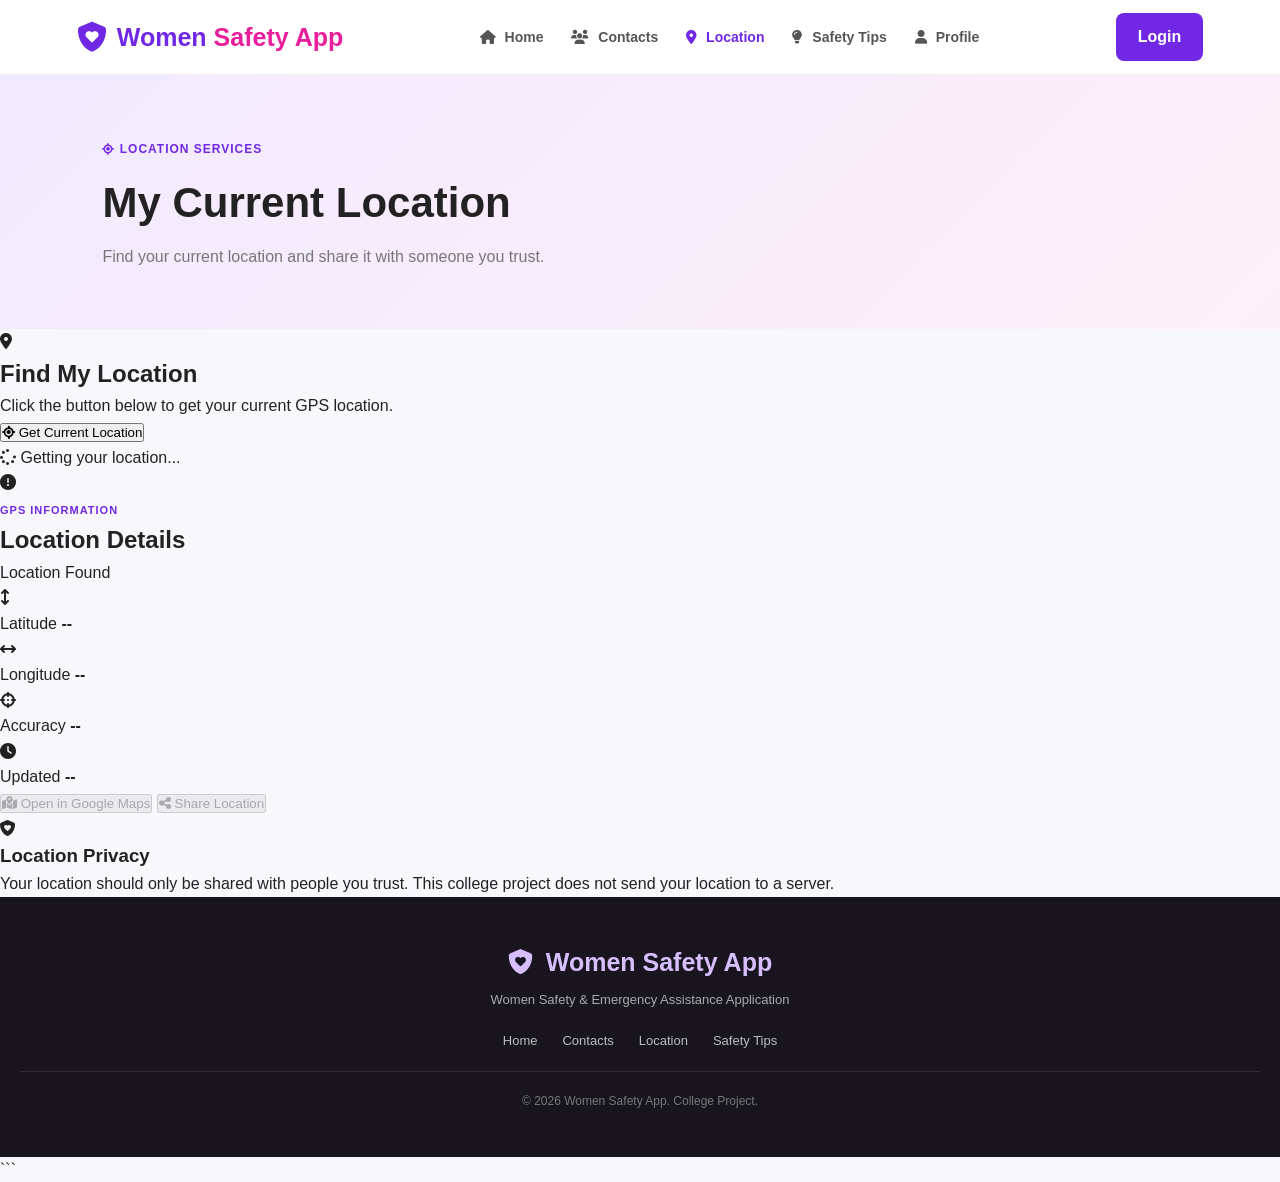
<file: Women Safety App/location.html>
<!DOCTYPE html>
<html lang="en">

<head>
    <meta charset="UTF-8">
    <meta name="viewport" content="width=device-width, initial-scale=1.0">

    <title>My Location - Women Safety App</title>

    <link rel="stylesheet" href="css/style.css">

    <link rel="stylesheet"
          href="https://cdnjs.cloudflare.com/ajax/libs/font-awesome/6.5.2/css/all.min.css">
</head>

<body>

    <!-- ================= NAVBAR ================= -->

    <header class="navbar">

        <div class="logo">
            <i class="fa-solid fa-shield-heart"></i>
            <span>Women<span> Safety App</span></span>
        </div>

        <nav>

            <a href="index.html">
                <i class="fa-solid fa-house"></i> Home
            </a>

            <a href="contacts.html">
                <i class="fa-solid fa-users"></i> Contacts
            </a>

            <a href="location.html" class="active">
                <i class="fa-solid fa-location-dot"></i> Location
            </a>

            <a href="safety-tips.html">
                <i class="fa-solid fa-lightbulb"></i> Safety Tips
            </a>

            <a href="profile.html">
                <i class="fa-solid fa-user"></i> Profile
            </a>

        </nav>

        <a href="login.html" class="login-btn">
            Login
        </a>

    </header>


    <!-- ================= PAGE HEADER ================= -->

    <section class="page-header">

        <span>
            <i class="fa-solid fa-location-crosshairs"></i>
            LOCATION SERVICES
        </span>

        <h1>My Current Location</h1>

        <p>
            Find your current location and share it with
            someone you trust.
        </p>

    </section>


    <!-- ================= LOCATION CONTENT ================= -->

    <main class="location-container">


        <!-- ================= LOCATION CARD ================= -->

        <section class="location-card">

            <div class="location-icon-large">
                <i class="fa-solid fa-location-dot"></i>
            </div>

            <h2>Find My Location</h2>

            <p>
                Click the button below to get your current
                GPS location.
            </p>

            <button
                class="get-location-btn"
                onclick="getLocation()">

                <i class="fa-solid fa-location-crosshairs"></i>

                Get Current Location

            </button>


            <!-- Loading -->

            <div id="loading" class="location-loading">

                <i class="fa-solid fa-spinner fa-spin"></i>

                Getting your location...

            </div>


            <!-- Error -->

            <div id="errorMessage"
                 class="location-error">

                <i class="fa-solid fa-circle-exclamation"></i>

                <span id="errorText"></span>

            </div>

        </section>


        <!-- ================= LOCATION RESULT ================= -->

        <section
            id="locationDetails"
            class="location-details">

            <div class="location-details-header">

                <div>

                    <span class="small-title">
                        GPS INFORMATION
                    </span>

                    <h2>Location Details</h2>

                </div>

                <div class="location-status">

                    <span></span>

                    Location Found

                </div>

            </div>


            <div class="coordinates-grid">


                <!-- Latitude -->

                <div class="coordinate-box">

                    <div class="coordinate-icon">
                        <i class="fa-solid fa-arrows-up-down"></i>
                    </div>

                    <div>

                        <span>Latitude</span>

                        <strong id="latitude">
                            --
                        </strong>

                    </div>

                </div>


                <!-- Longitude -->

                <div class="coordinate-box">

                    <div class="coordinate-icon">
                        <i class="fa-solid fa-arrows-left-right"></i>
                    </div>

                    <div>

                        <span>Longitude</span>

                        <strong id="longitude">
                            --
                        </strong>

                    </div>

                </div>


                <!-- Accuracy -->

                <div class="coordinate-box">

                    <div class="coordinate-icon">
                        <i class="fa-solid fa-crosshairs"></i>
                    </div>

                    <div>

                        <span>Accuracy</span>

                        <strong id="accuracy">
                            --
                        </strong>

                    </div>

                </div>


                <!-- Time -->

                <div class="coordinate-box">

                    <div class="coordinate-icon">
                        <i class="fa-solid fa-clock"></i>
                    </div>

                    <div>

                        <span>Updated</span>

                        <strong id="updatedTime">
                            --
                        </strong>

                    </div>

                </div>

            </div>


            <!-- ================= MAP BUTTON ================= -->

            <div class="map-actions">

                <button
                    id="mapButton"
                    class="open-map-btn"
                    onclick="openMap()"
                    disabled>

                    <i class="fa-solid fa-map-location-dot"></i>

                    Open in Google Maps

                </button>


                <button
                    id="shareButton"
                    class="share-location-btn"
                    onclick="shareLocation()"
                    disabled>

                    <i class="fa-solid fa-share-nodes"></i>

                    Share Location

                </button>

            </div>

        </section>


        <!-- ================= SAFETY MESSAGE ================= -->

        <section class="location-safety">

            <div class="safety-icon">

                <i class="fa-solid fa-shield-heart"></i>

            </div>

            <div>

                <h3>Location Privacy</h3>

                <p>
                    Your location should only be shared with
                    people you trust. This college project
                    does not send your location to a server.
                </p>

            </div>

        </section>


    </main>


    <!-- ================= FOOTER ================= -->

    <footer>

        <div class="footer-logo">
            <i class="fa-solid fa-shield-heart"></i>
            Women Safety App
        </div>

        <p>
            Women Safety & Emergency Assistance Application
        </p>

        <div class="footer-links">

            <a href="index.html">Home</a>
            <a href="contacts.html">Contacts</a>
            <a href="location.html">Location</a>
            <a href="safety-tips.html">Safety Tips</a>

        </div>

        <div class="copyright">
            © 2026 Women Safety App. College Project.
        </div>

    </footer>


    <!-- ================= JAVASCRIPT ================= -->

    <script src="js/script.js"></script>

</body>

</html>
```
</file>
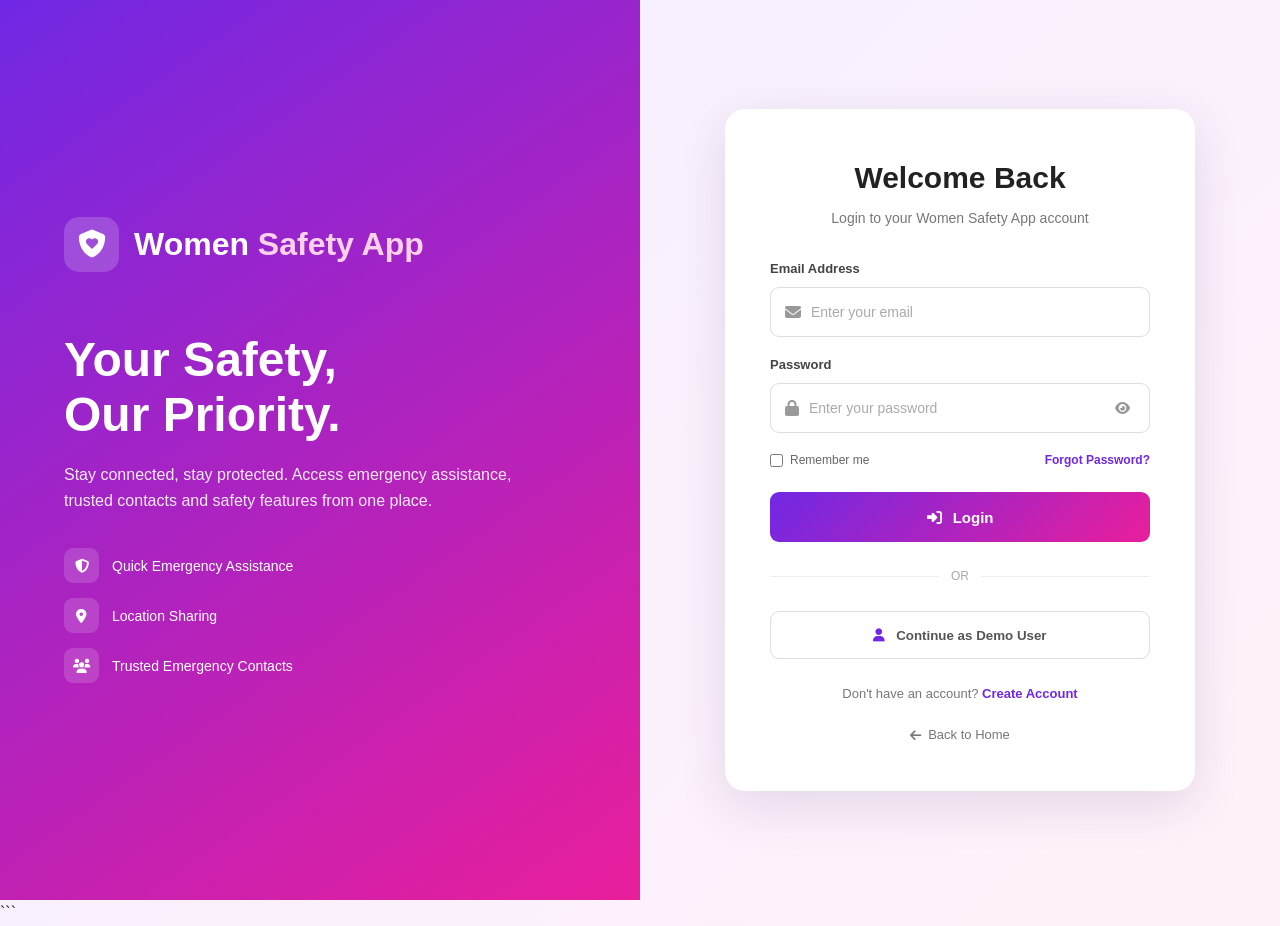
<file: Women Safety App/login.html>
<!DOCTYPE html>
<html lang="en">

<head>
    <meta charset="UTF-8">
    <meta name="viewport" content="width=device-width, initial-scale=1.0">

    <title>Login - Women Safety App</title>

    <!-- Main CSS -->
    <link rel="stylesheet" href="css/style.css">

    <!-- Font Awesome Icons -->
    <link rel="stylesheet"
          href="https://cdnjs.cloudflare.com/ajax/libs/font-awesome/6.5.2/css/all.min.css">
</head>

<body class="login-page">

    <!-- ================= LOGIN CONTAINER ================= -->

    <div class="login-container">

        <!-- LEFT SIDE -->

        <div class="login-left">

            <div class="login-brand">

                <div class="brand-icon">
                    <i class="fa-solid fa-shield-heart"></i>
                </div>

                <h1>Women<span> Safety App</span></h1>

            </div>

            <h2>Your Safety,<br>Our Priority.</h2>

            <p>
                Stay connected, stay protected. Access emergency
                assistance, trusted contacts and safety features
                from one place.
            </p>

            <div class="login-features">

                <div class="login-feature">
                    <i class="fa-solid fa-shield-halved"></i>
                    <span>Quick Emergency Assistance</span>
                </div>

                <div class="login-feature">
                    <i class="fa-solid fa-location-dot"></i>
                    <span>Location Sharing</span>
                </div>

                <div class="login-feature">
                    <i class="fa-solid fa-users"></i>
                    <span>Trusted Emergency Contacts</span>
                </div>

            </div>

        </div>


        <!-- RIGHT SIDE -->

        <div class="login-right">

            <div class="login-box">

                <div class="mobile-logo">
                    <i class="fa-solid fa-shield-heart"></i>
                </div>

                <h2>Welcome Back</h2>

                <p class="login-subtitle">
                    Login to your Women Safety App account
                </p>


                <!-- LOGIN FORM -->

                <form id="loginForm" onsubmit="loginUser(event)">

                    <!-- Email -->

                    <div class="input-group">

                        <label for="email">
                            Email Address
                        </label>

                        <div class="input-box">

                            <i class="fa-solid fa-envelope"></i>

                            <input
                                type="email"
                                id="email"
                                placeholder="Enter your email"
                                required
                            >

                        </div>

                    </div>


                    <!-- Password -->

                    <div class="input-group">

                        <label for="password">
                            Password
                        </label>

                        <div class="input-box">

                            <i class="fa-solid fa-lock"></i>

                            <input
                                type="password"
                                id="password"
                                placeholder="Enter your password"
                                required
                            >

                            <button
                                type="button"
                                class="password-toggle"
                                onclick="togglePassword()"
                                aria-label="Show password">

                                <i id="eyeIcon"
                                   class="fa-solid fa-eye"></i>

                            </button>

                        </div>

                    </div>


                    <!-- Remember + Forgot -->

                    <div class="login-options">

                        <label class="remember">

                            <input type="checkbox">

                            <span>Remember me</span>

                        </label>

                        <a href="#" onclick="forgotPassword(event)">
                            Forgot Password?
                        </a>

                    </div>


                    <!-- Login Button -->

                    <button type="submit" class="login-submit">

                        <i class="fa-solid fa-right-to-bracket"></i>

                        Login

                    </button>

                </form>


                <!-- Divider -->

                <div class="divider">
                    <span>OR</span>
                </div>


                <!-- Demo Login -->

                <button
                    type="button"
                    class="demo-login"
                    onclick="demoLogin()">

                    <i class="fa-solid fa-user"></i>

                    Continue as Demo User

                </button>


                <!-- Register -->

                <p class="register-text">

                    Don't have an account?

                    <a href="signup.html">
                        Create Account
                    </a>

                </p>


                <!-- Back -->

                <a href="index.html" class="back-home">

                    <i class="fa-solid fa-arrow-left"></i>

                    Back to Home

                </a>

            </div>

        </div>

    </div>


    <!-- ================= JAVASCRIPT ================= -->

    <script src="js/script.js"></script>

</body>

</html>
```
</file>
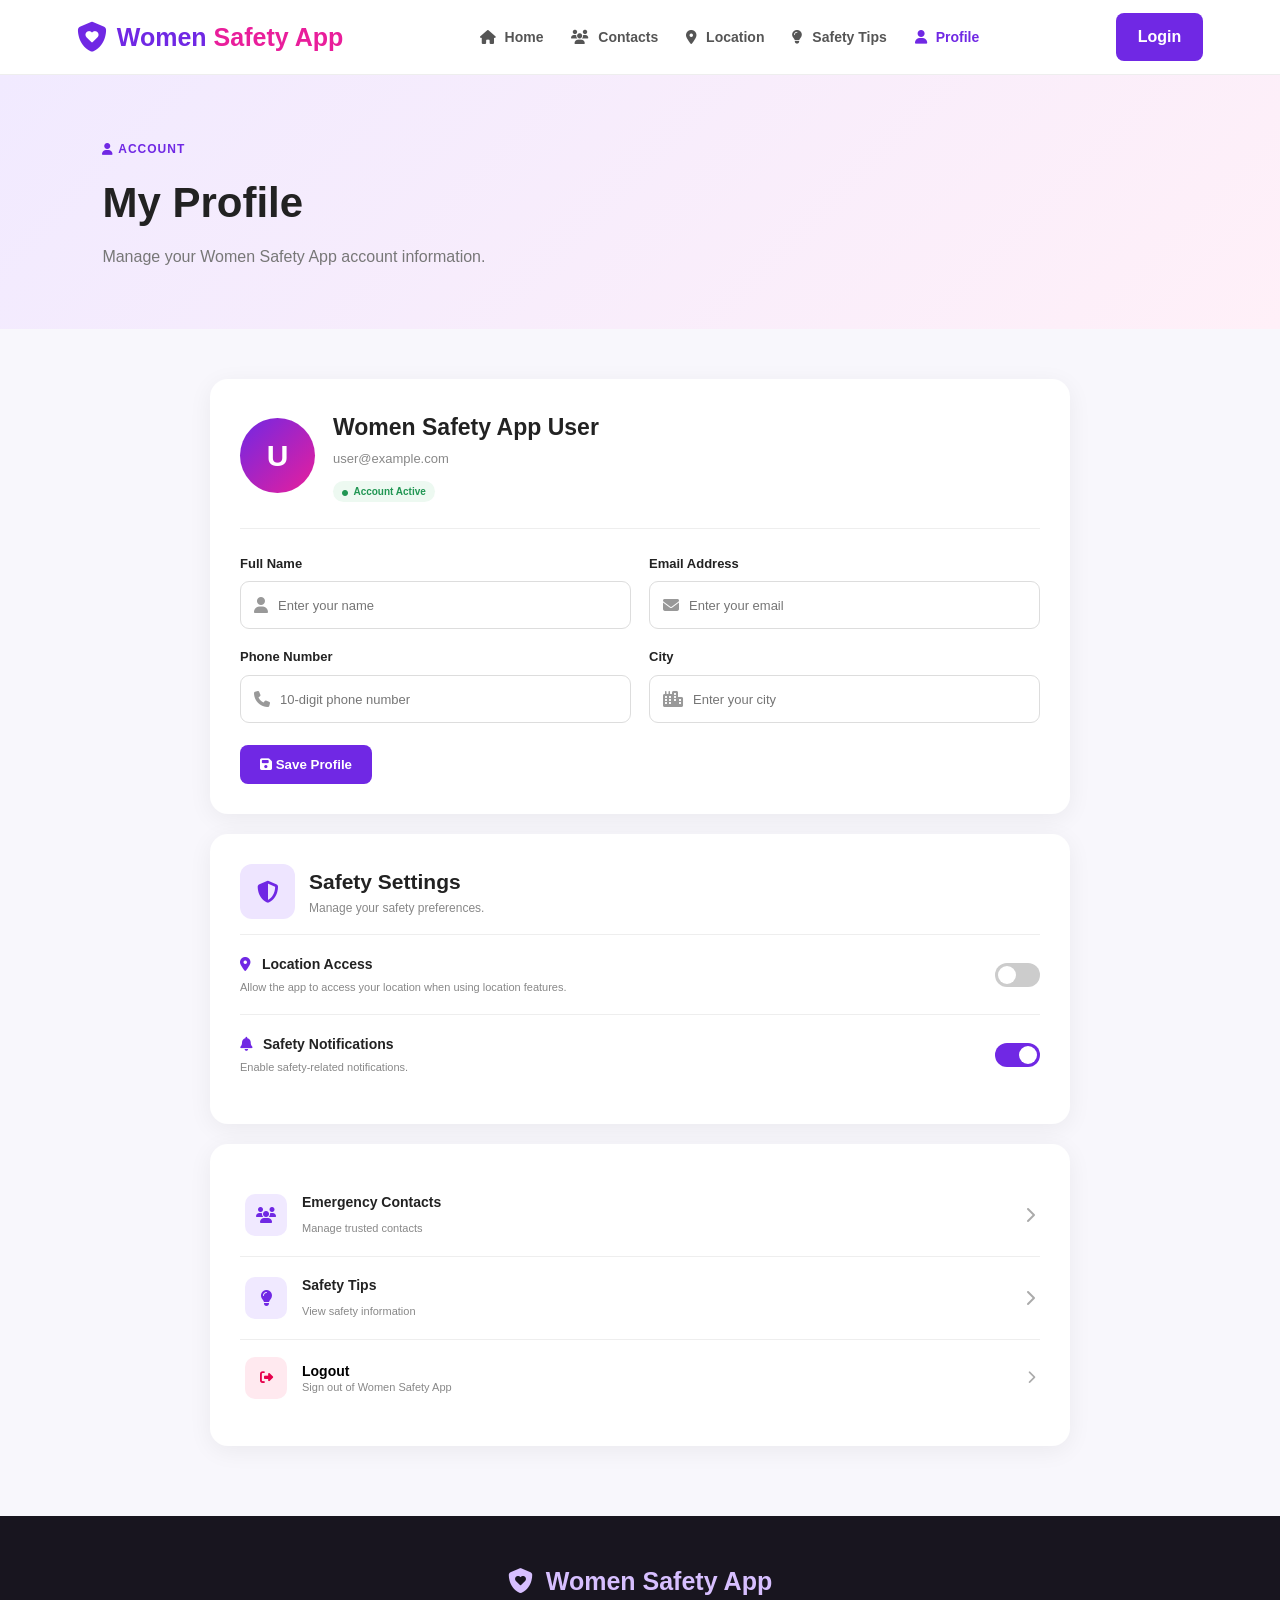
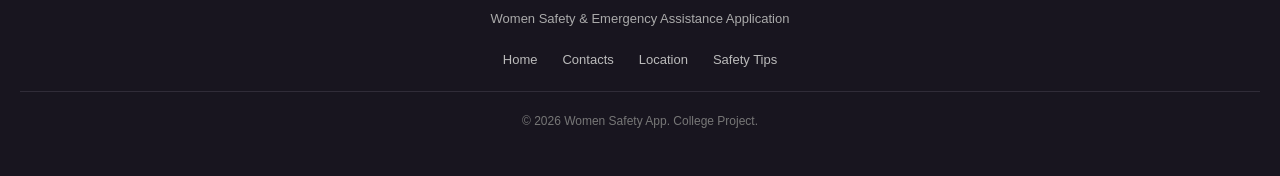
<file: Women Safety App/profile.html>
<!DOCTYPE html>
<html lang="en">

<head>

    <meta charset="UTF-8">

    <meta name="viewport"
          content="width=device-width, initial-scale=1.0">

    <title>Profile - Women Safety App</title>

    <link rel="stylesheet"
          href="css/style.css">

    <link rel="stylesheet"
          href="https://cdnjs.cloudflare.com/ajax/libs/font-awesome/6.5.2/css/all.min.css">

</head>

<body>

    <!-- ================= NAVBAR ================= -->

    <header class="navbar">

        <div class="logo">

            <i class="fa-solid fa-shield-heart"></i>

            <span>
                Women<span> Safety App</span>
            </span>

        </div>


        <nav>

            <a href="index.html">
                <i class="fa-solid fa-house"></i>
                Home
            </a>

            <a href="contacts.html">
                <i class="fa-solid fa-users"></i>
                Contacts
            </a>

            <a href="location.html">
                <i class="fa-solid fa-location-dot"></i>
                Location
            </a>

            <a href="safety-tips.html">
                <i class="fa-solid fa-lightbulb"></i>
                Safety Tips
            </a>

            <a href="profile.html"
               class="active">

                <i class="fa-solid fa-user"></i>
                Profile

            </a>

        </nav>


        <a href="login.html"
           class="login-btn">

            Login

        </a>

    </header>


    <!-- ================= PAGE HEADER ================= -->

    <section class="page-header">

        <span>
            <i class="fa-solid fa-user"></i>
            ACCOUNT
        </span>

        <h1>My Profile</h1>

        <p>
            Manage your Women Safety App account information.
        </p>

    </section>


    <!-- ================= PROFILE ================= -->

    <main class="profile-container">


        <section class="profile-card">


            <!-- PROFILE HEADER -->

            <div class="profile-header">

                <div class="profile-avatar"
                     id="profileAvatar">

                    U

                </div>

                <div>

                    <h2 id="profileName">
                        Women Safety App User
                    </h2>

                    <p id="profileEmail">
                        user@example.com
                    </p>

                    <span class="profile-status">

                        <i class="fa-solid fa-circle"></i>

                        Account Active

                    </span>

                </div>

            </div>


            <!-- PROFILE FORM -->

            <form id="profileForm"
                  onsubmit="saveProfile(event)">


                <div class="profile-grid">


                    <!-- Name -->

                    <div class="form-group">

                        <label for="name">
                            Full Name
                        </label>

                        <div class="contact-input">

                            <i class="fa-solid fa-user"></i>

                            <input
                                type="text"
                                id="name"
                                placeholder="Enter your name"
                                required
                            >

                        </div>

                    </div>


                    <!-- Email -->

                    <div class="form-group">

                        <label for="email">
                            Email Address
                        </label>

                        <div class="contact-input">

                            <i class="fa-solid fa-envelope"></i>

                            <input
                                type="email"
                                id="email"
                                placeholder="Enter your email"
                                required
                            >

                        </div>

                    </div>


                    <!-- Phone -->

                    <div class="form-group">

                        <label for="phone">
                            Phone Number
                        </label>

                        <div class="contact-input">

                            <i class="fa-solid fa-phone"></i>

                            <input
                                type="tel"
                                id="phone"
                                maxlength="10"
                                placeholder="10-digit phone number"
                                required
                            >

                        </div>

                    </div>


                    <!-- City -->

                    <div class="form-group">

                        <label for="city">
                            City
                        </label>

                        <div class="contact-input">

                            <i class="fa-solid fa-city"></i>

                            <input
                                type="text"
                                id="city"
                                placeholder="Enter your city"
                            >

                        </div>

                    </div>


                </div>


                <!-- SAVE BUTTON -->

                <button type="submit"
                        class="save-profile-btn">

                    <i class="fa-solid fa-floppy-disk"></i>

                    Save Profile

                </button>

            </form>

        </section>


        <!-- ================= SAFETY SETTINGS ================= -->

        <section class="settings-card">

            <div class="settings-title">

                <div class="title-icon">

                    <i class="fa-solid fa-shield-halved"></i>

                </div>

                <div>

                    <h2>Safety Settings</h2>

                    <p>
                        Manage your safety preferences.
                    </p>

                </div>

            </div>


            <!-- Setting 1 -->

            <div class="setting-row">

                <div>

                    <h3>
                        <i class="fa-solid fa-location-dot"></i>
                        Location Access
                    </h3>

                    <p>
                        Allow the app to access your location
                        when using location features.
                    </p>

                </div>

                <label class="switch">

                    <input type="checkbox"
                           id="locationSetting">

                    <span class="slider"></span>

                </label>

            </div>


            <!-- Setting 2 -->

            <div class="setting-row">

                <div>

                    <h3>
                        <i class="fa-solid fa-bell"></i>
                        Safety Notifications
                    </h3>

                    <p>
                        Enable safety-related notifications.
                    </p>

                </div>

                <label class="switch">

                    <input type="checkbox"
                           id="notificationSetting"
                           checked>

                    <span class="slider"></span>

                </label>

            </div>


        </section>


        <!-- ================= ACCOUNT ACTIONS ================= -->

        <section class="account-actions">

            <a href="contacts.html"
               class="account-action">

                <i class="fa-solid fa-users"></i>

                <div>

                    <strong>
                        Emergency Contacts
                    </strong>

                    <span>
                        Manage trusted contacts
                    </span>

                </div>

                <i class="fa-solid fa-chevron-right arrow"></i>

            </a>


            <a href="safety-tips.html"
               class="account-action">

                <i class="fa-solid fa-lightbulb"></i>

                <div>

                    <strong>
                        Safety Tips
                    </strong>

                    <span>
                        View safety information
                    </span>

                </div>

                <i class="fa-solid fa-chevron-right arrow"></i>

            </a>


            <button
                class="logout-action"
                onclick="logoutUser()">

                <i class="fa-solid fa-right-from-bracket"></i>

                <div>

                    <strong>
                        Logout
                    </strong>

                    <span>
                        Sign out of Women Safety App
                    </span>

                </div>

                <i class="fa-solid fa-chevron-right arrow"></i>

            </button>

        </section>


    </main>


    <!-- ================= FOOTER ================= -->

    <footer>

        <div class="footer-logo">

            <i class="fa-solid fa-shield-heart"></i>

            Women Safety App

        </div>

        <p>
            Women Safety & Emergency Assistance Application
        </p>

        <div class="footer-links">

            <a href="index.html">
                Home
            </a>

            <a href="contacts.html">
                Contacts
            </a>

            <a href="location.html">
                Location
            </a>

            <a href="safety-tips.html">
                Safety Tips
            </a>

        </div>

        <div class="copyright">
            © 2026 Women Safety App. College Project.
        </div>

    </footer>


    <!-- ================= JAVASCRIPT ================= -->

    <script src="js/script.js"></script>

</body>

</html>
</file>
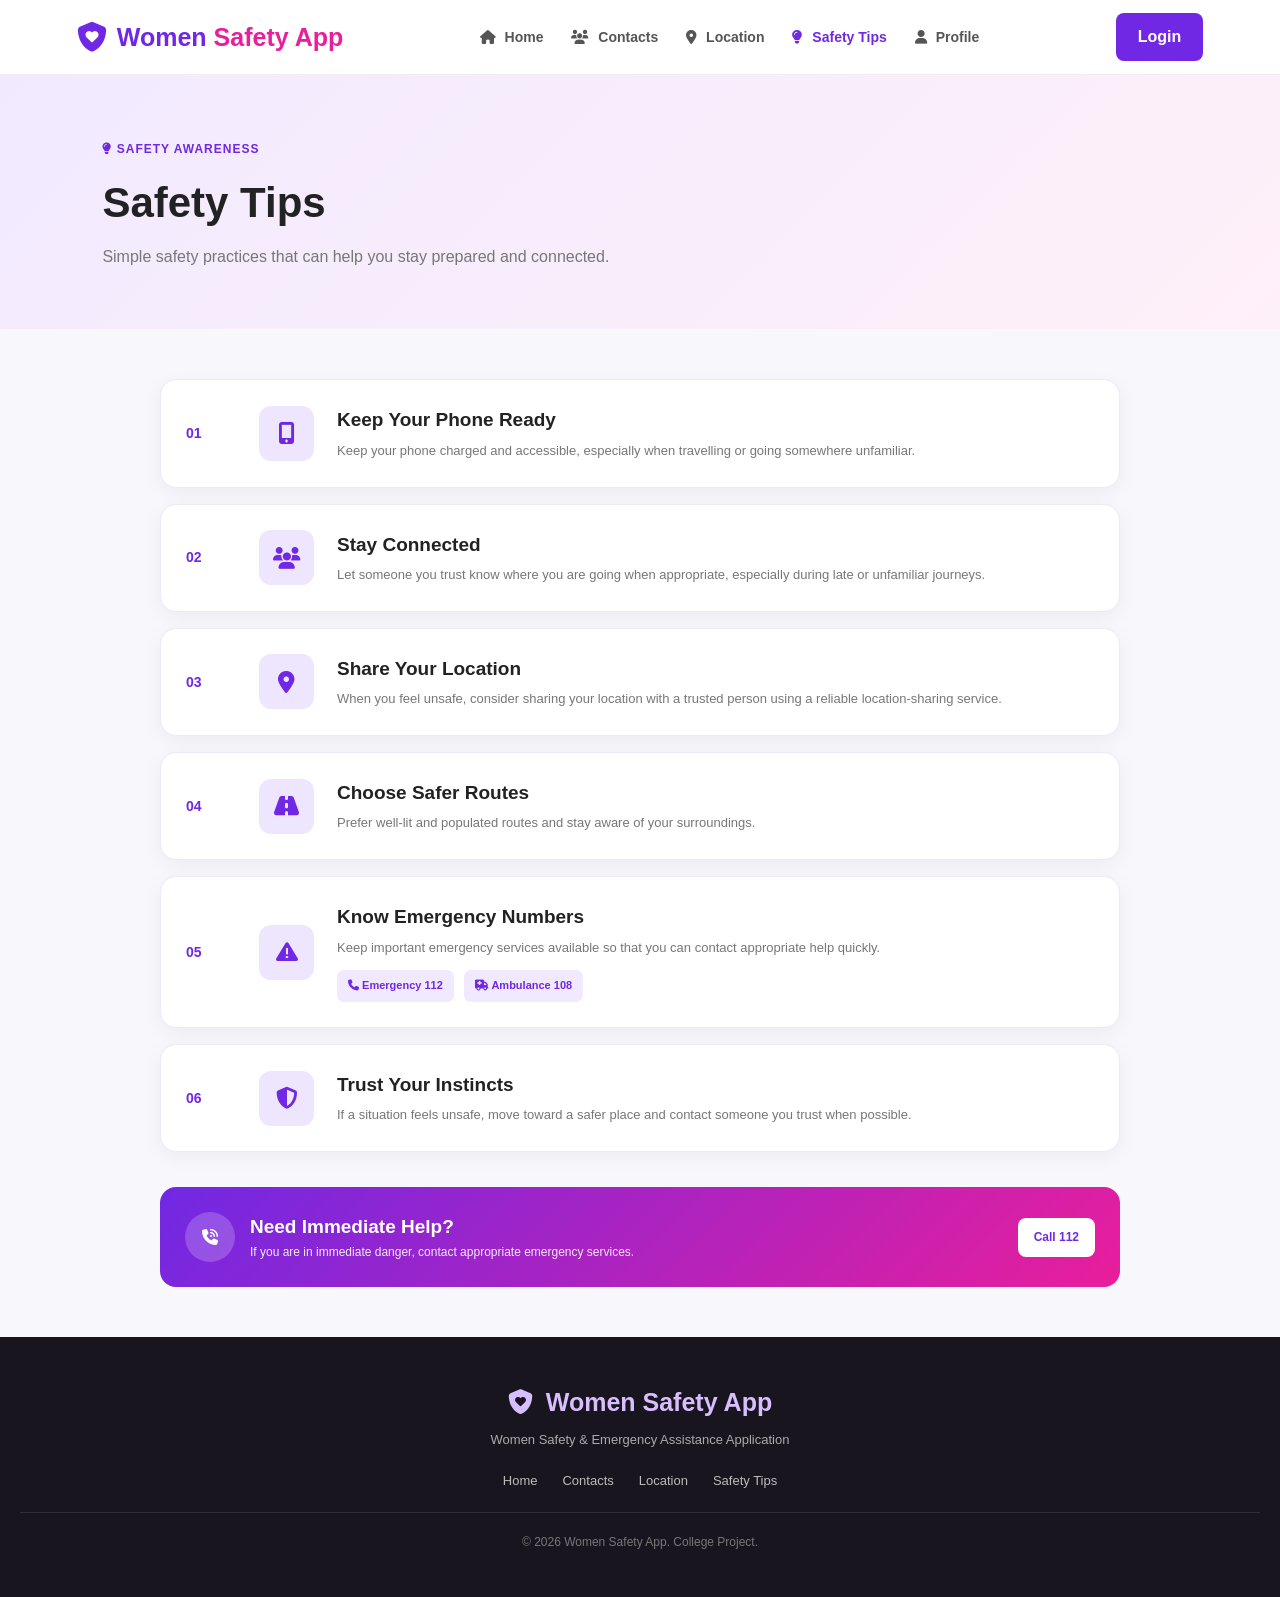
<file: Women Safety App/safety-tips.html>
<!DOCTYPE html>
<html lang="en">

<head>
    <meta charset="UTF-8">
    <meta name="viewport" content="width=device-width, initial-scale=1.0">

    <title>Safety Tips - Women Safety App</title>

    <link rel="stylesheet" href="css/style.css">

    <link rel="stylesheet"
          href="https://cdnjs.cloudflare.com/ajax/libs/font-awesome/6.5.2/css/all.min.css">
</head>

<body>

    <!-- NAVBAR -->

    <header class="navbar">

        <div class="logo">
            <i class="fa-solid fa-shield-heart"></i>
            <span>Women<span> Safety App</span></span>
        </div>

        <nav>

            <a href="index.html">
                <i class="fa-solid fa-house"></i> Home
            </a>

            <a href="contacts.html">
                <i class="fa-solid fa-users"></i> Contacts
            </a>

            <a href="location.html">
                <i class="fa-solid fa-location-dot"></i> Location
            </a>

            <a href="safety-tips.html" class="active">
                <i class="fa-solid fa-lightbulb"></i> Safety Tips
            </a>

            <a href="profile.html">
                <i class="fa-solid fa-user"></i> Profile
            </a>

        </nav>

        <a href="login.html" class="login-btn">
            Login
        </a>

    </header>


    <!-- PAGE HEADER -->

    <section class="page-header">

        <span>
            <i class="fa-solid fa-lightbulb"></i>
            SAFETY AWARENESS
        </span>

        <h1>Safety Tips</h1>

        <p>
            Simple safety practices that can help you stay
            prepared and connected.
        </p>

    </section>


    <!-- MAIN -->

    <main class="tips-container">


        <!-- TIP 1 -->

        <div class="safety-tip-card">

            <div class="tip-number">
                01
            </div>

            <div class="tip-icon">
                <i class="fa-solid fa-mobile-screen-button"></i>
            </div>

            <div class="tip-content">

                <h2>Keep Your Phone Ready</h2>

                <p>
                    Keep your phone charged and accessible,
                    especially when travelling or going somewhere
                    unfamiliar.
                </p>

            </div>

        </div>


        <!-- TIP 2 -->

        <div class="safety-tip-card">

            <div class="tip-number">
                02
            </div>

            <div class="tip-icon">
                <i class="fa-solid fa-users"></i>
            </div>

            <div class="tip-content">

                <h2>Stay Connected</h2>

                <p>
                    Let someone you trust know where you are
                    going when appropriate, especially during
                    late or unfamiliar journeys.
                </p>

            </div>

        </div>


        <!-- TIP 3 -->

        <div class="safety-tip-card">

            <div class="tip-number">
                03
            </div>

            <div class="tip-icon">
                <i class="fa-solid fa-location-dot"></i>
            </div>

            <div class="tip-content">

                <h2>Share Your Location</h2>

                <p>
                    When you feel unsafe, consider sharing your
                    location with a trusted person using a
                    reliable location-sharing service.
                </p>

            </div>

        </div>


        <!-- TIP 4 -->

        <div class="safety-tip-card">

            <div class="tip-number">
                04
            </div>

            <div class="tip-icon">
                <i class="fa-solid fa-road"></i>
            </div>

            <div class="tip-content">

                <h2>Choose Safer Routes</h2>

                <p>
                    Prefer well-lit and populated routes and
                    stay aware of your surroundings.
                </p>

            </div>

        </div>


        <!-- TIP 5 -->

        <div class="safety-tip-card">

            <div class="tip-number">
                05
            </div>

            <div class="tip-icon">
                <i class="fa-solid fa-triangle-exclamation"></i>
            </div>

            <div class="tip-content">

                <h2>Know Emergency Numbers</h2>

                <p>
                    Keep important emergency services available
                    so that you can contact appropriate help quickly.
                </p>

                <div class="emergency-mini-links">

                    <a href="tel:112">
                        <i class="fa-solid fa-phone"></i>
                        Emergency 112
                    </a>

                    <a href="tel:108">
                        <i class="fa-solid fa-truck-medical"></i>
                        Ambulance 108
                    </a>

                </div>

            </div>

        </div>


        <!-- TIP 6 -->

        <div class="safety-tip-card">

            <div class="tip-number">
                06
            </div>

            <div class="tip-icon">
                <i class="fa-solid fa-shield-halved"></i>
            </div>

            <div class="tip-content">

                <h2>Trust Your Instincts</h2>

                <p>
                    If a situation feels unsafe, move toward a
                    safer place and contact someone you trust
                    when possible.
                </p>

            </div>

        </div>


        <!-- EMERGENCY BOX -->

        <section class="tips-emergency">

            <div class="tips-emergency-icon">
                <i class="fa-solid fa-phone-volume"></i>
            </div>

            <div>

                <h2>Need Immediate Help?</h2>

                <p>
                    If you are in immediate danger, contact
                    appropriate emergency services.
                </p>

            </div>

            <a href="tel:112">
                Call 112
            </a>

        </section>

    </main>


    <!-- FOOTER -->

    <footer>

        <div class="footer-logo">
            <i class="fa-solid fa-shield-heart"></i>
            Women Safety App
        </div>

        <p>
            Women Safety & Emergency Assistance Application
        </p>

        <div class="footer-links">

            <a href="index.html">Home</a>
            <a href="contacts.html">Contacts</a>
            <a href="location.html">Location</a>
            <a href="safety-tips.html">Safety Tips</a>

        </div>

        <div class="copyright">
            © 2026 Women Safety App. College Project.
        </div>

    </footer>

</body>
</html>
</file>
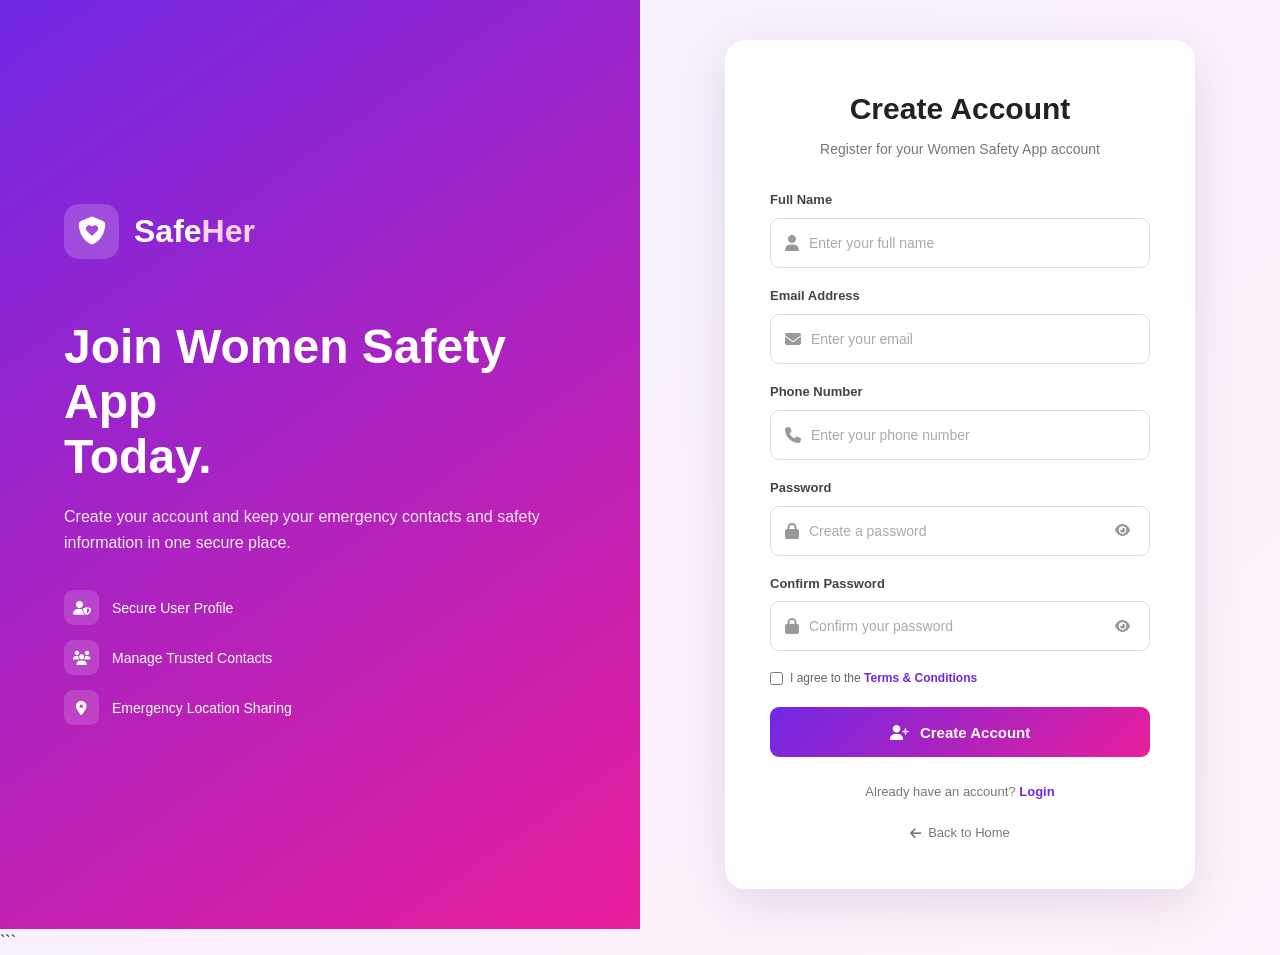
<file: Women Safety App/signup.html>
<!DOCTYPE html>
<html lang="en">

<head>
    <meta charset="UTF-8">
    <meta name="viewport" content="width=device-width, initial-scale=1.0">

    <title>Create Account - Women Safety App</title>

    <link rel="stylesheet" href="css/style.css">

    <link rel="stylesheet"
          href="https://cdnjs.cloudflare.com/ajax/libs/font-awesome/6.5.2/css/all.min.css">
</head>

<body class="login-page">

    <div class="login-container">

        <!-- ================= LEFT SIDE ================= -->

        <div class="login-left">

            <div class="login-brand">

                <div class="brand-icon">
                    <i class="fa-solid fa-shield-heart"></i>
                </div>

                <h1>Safe<span>Her</span></h1>

            </div>

            <h2>Join Women Safety App<br>Today.</h2>

            <p>
                Create your account and keep your emergency
                contacts and safety information in one secure place.
            </p>

            <div class="login-features">

                <div class="login-feature">
                    <i class="fa-solid fa-user-shield"></i>
                    <span>Secure User Profile</span>
                </div>

                <div class="login-feature">
                    <i class="fa-solid fa-users"></i>
                    <span>Manage Trusted Contacts</span>
                </div>

                <div class="login-feature">
                    <i class="fa-solid fa-location-dot"></i>
                    <span>Emergency Location Sharing</span>
                </div>

            </div>

        </div>


        <!-- ================= RIGHT SIDE ================= -->

        <div class="login-right">

            <div class="login-box">

                <div class="mobile-logo">
                    <i class="fa-solid fa-shield-heart"></i>
                </div>

                <h2>Create Account</h2>

                <p class="login-subtitle">
                    Register for your Women Safety App account
                </p>


                <!-- ================= SIGNUP FORM ================= -->

                <form id="signupForm" onsubmit="registerUser(event)">


                    <!-- Full Name -->

                    <div class="input-group">

                        <label for="name">
                            Full Name
                        </label>

                        <div class="input-box">

                            <i class="fa-solid fa-user"></i>

                            <input
                                type="text"
                                id="name"
                                placeholder="Enter your full name"
                                required
                            >

                        </div>

                    </div>


                    <!-- Email -->

                    <div class="input-group">

                        <label for="email">
                            Email Address
                        </label>

                        <div class="input-box">

                            <i class="fa-solid fa-envelope"></i>

                            <input
                                type="email"
                                id="email"
                                placeholder="Enter your email"
                                required
                            >

                        </div>

                    </div>


                    <!-- Phone -->

                    <div class="input-group">

                        <label for="phone">
                            Phone Number
                        </label>

                        <div class="input-box">

                            <i class="fa-solid fa-phone"></i>

                            <input
                                type="tel"
                                id="phone"
                                placeholder="Enter your phone number"
                                maxlength="10"
                                required
                            >

                        </div>

                    </div>


                    <!-- Password -->

                    <div class="input-group">

                        <label for="password">
                            Password
                        </label>

                        <div class="input-box">

                            <i class="fa-solid fa-lock"></i>

                            <input
                                type="password"
                                id="password"
                                placeholder="Create a password"
                                minlength="6"
                                required
                            >

                            <button
                                type="button"
                                class="password-toggle"
                                onclick="togglePassword('password','eye1')">

                                <i id="eye1"
                                   class="fa-solid fa-eye"></i>

                            </button>

                        </div>

                    </div>


                    <!-- Confirm Password -->

                    <div class="input-group">

                        <label for="confirmPassword">
                            Confirm Password
                        </label>

                        <div class="input-box">

                            <i class="fa-solid fa-lock"></i>

                            <input
                                type="password"
                                id="confirmPassword"
                                placeholder="Confirm your password"
                                required
                            >

                            <button
                                type="button"
                                class="password-toggle"
                                onclick="togglePassword('confirmPassword','eye2')">

                                <i id="eye2"
                                   class="fa-solid fa-eye"></i>

                            </button>

                        </div>

                    </div>


                    <!-- Terms -->

                    <label class="remember terms">

                        <input type="checkbox"
                               id="terms"
                               required>

                        <span>
                            I agree to the
                            <a href="#" onclick="showTerms(event)">
                                Terms & Conditions
                            </a>
                        </span>

                    </label>


                    <!-- Register -->

                    <button type="submit"
                            class="login-submit">

                        <i class="fa-solid fa-user-plus"></i>

                        Create Account

                    </button>

                </form>


                <!-- Login -->

                <p class="register-text">

                    Already have an account?

                    <a href="login.html">
                        Login
                    </a>

                </p>


                <!-- Back Home -->

                <a href="index.html"
                   class="back-home">

                    <i class="fa-solid fa-arrow-left"></i>

                    Back to Home

                </a>

            </div>

        </div>

    </div>


    <!-- ================= JAVASCRIPT ================= -->

    <script src="js/script.js"></script>

</body>

</html>
```
</file>
<file: css/style.css>
/* =====================================================
   SAFEHER - WOMEN SAFETY APP
   MAIN STYLESHEET
===================================================== */


/* ================= GLOBAL ================= */

* {
    margin: 0;
    padding: 0;
    box-sizing: border-box;
}

html {
    scroll-behavior: smooth;
}

body {
    font-family: Arial, Helvetica, sans-serif;
    background: #f8f7fc;
    color: #222;
    line-height: 1.6;
}

a {
    text-decoration: none;
    color: inherit;
}

button,
input {
    font-family: inherit;
}


/* ================= NAVBAR ================= */

.navbar {
    width: 100%;
    min-height: 75px;
    background: #ffffff;
    display: flex;
    align-items: center;
    justify-content: space-between;
    padding: 0 6%;
    border-bottom: 1px solid #eeeeee;
    position: sticky;
    top: 0;
    z-index: 1000;
}

.logo {
    display: flex;
    align-items: center;
    gap: 10px;
    font-size: 25px;
    font-weight: 800;
    color: #7028e4;
}

.logo i {
    font-size: 30px;
}

.logo span span {
    color: #e91e9b;
}

.navbar nav {
    display: flex;
    gap: 28px;
    margin-left: auto;
}

.navbar nav a {
    color: #555;
    font-size: 14px;
    font-weight: 600;
    transition: 0.3s;
    padding: 8px 0;
}

.navbar nav a:hover,
.navbar nav a.active {
    color: #7028e4;
}

.navbar nav a i {
    margin-right: 5px;
}

.login-btn {
    background: #7028e4;
    color: white;
    padding: 11px 22px;
    border-radius: 8px;
    font-weight: 600;
    transition: 0.3s;
}

.login-btn:hover {
    transform: translateY(-2px);
    background: #5c1fc7;
}


/* ================= HERO ================= */

.hero {
    min-height: 600px;
    padding: 80px 8%;
    display: flex;
    align-items: center;
    justify-content: space-between;
    gap: 60px;
    background: linear-gradient(
        135deg,
        #f8f4ff 0%,
        #fff3fa 100%
    );
}

.hero-content {
    max-width: 600px;
}

.welcome {
    display: inline-block;
    color: #7028e4;
    background: #eee5ff;
    padding: 8px 15px;
    border-radius: 30px;
    font-size: 13px;
    font-weight: 700;
    margin-bottom: 20px;
}

.welcome i {
    margin-right: 5px;
}

.hero h1 {
    font-size: 58px;
    line-height: 1.1;
    color: #222;
    margin-bottom: 22px;
}

.hero h1 span {
    color: #e91e9b;
}

.hero p {
    color: #666;
    font-size: 17px;
    max-width: 550px;
    margin-bottom: 30px;
}

.hero-buttons {
    display: flex;
    gap: 15px;
    flex-wrap: wrap;
}

.primary-btn,
.secondary-btn {
    padding: 14px 22px;
    border-radius: 9px;
    font-weight: 700;
    display: inline-flex;
    align-items: center;
    gap: 9px;
    transition: 0.3s;
}

.primary-btn {
    background: #7028e4;
    color: white;
}

.primary-btn:hover {
    background: #5c1fc7;
    transform: translateY(-2px);
}

.secondary-btn {
    background: white;
    color: #7028e4;
    border: 1px solid #d9c8f7;
}

.secondary-btn:hover {
    background: #f0e9ff;
}


/* ================= HERO CARD ================= */

.hero-card {
    width: 350px;
    min-height: 350px;
    background: white;
    border-radius: 25px;
    padding: 45px 30px;
    text-align: center;
    box-shadow: 0 20px 50px rgba(70, 35, 120, 0.15);
}

.shield {
    width: 130px;
    height: 130px;
    border-radius: 50%;
    background: #f0e7ff;
    color: #7028e4;
    display: flex;
    justify-content: center;
    align-items: center;
    margin: auto auto 25px;
}

.shield i {
    font-size: 65px;
}

.hero-card h3 {
    font-size: 24px;
    margin-bottom: 8px;
}

.hero-card p {
    font-size: 14px;
    margin: auto auto 20px;
}

.status {
    display: inline-flex;
    align-items: center;
    gap: 8px;
    background: #edf9f1;
    color: #219653;
    padding: 8px 13px;
    border-radius: 30px;
    font-size: 12px;
    font-weight: 700;
}

.status-dot {
    width: 8px;
    height: 8px;
    background: #28a745;
    border-radius: 50%;
}


/* ================= SECTION HEADING ================= */

.section-heading {
    text-align: center;
    margin-bottom: 40px;
}

.section-heading span {
    color: #7028e4;
    font-size: 12px;
    font-weight: 800;
    letter-spacing: 1.5px;
}

.section-heading h2 {
    font-size: 35px;
    margin: 8px 0;
}

.section-heading p {
    color: #777;
}


/* ================= SOS SECTION ================= */

.sos-section {
    background: white;
    padding: 80px 6%;
    text-align: center;
}

.sos-container {
    display: flex;
    justify-content: center;
    align-items: center;
}

.sos-button {
    width: 210px;
    height: 210px;
    border-radius: 50%;
    border: 12px solid #ffe0ed;
    background: #e6004c;
    color: white;
    cursor: pointer;
    box-shadow:
        0 0 0 12px #fff3f7,
        0 15px 40px rgba(230, 0, 76, 0.3);
    transition: 0.3s;
}

.sos-button:hover {
    transform: scale(1.06);
}

.sos-button:active {
    transform: scale(0.97);
}

.sos-inner {
    display: flex;
    flex-direction: column;
    align-items: center;
}

.sos-inner i {
    font-size: 32px;
    margin-bottom: 5px;
}

.sos-inner strong {
    font-size: 38px;
}

.sos-inner small {
    font-size: 13px;
}

.sos-note {
    margin-top: 25px;
    color: #777;
    font-size: 13px;
}


/* ================= SERVICES ================= */

.services {
    padding: 80px 7%;
    background: #f8f7fc;
}

.service-grid {
    display: grid;
    grid-template-columns: repeat(2, 1fr);
    gap: 20px;
    max-width: 1100px;
    margin: auto;
}

.service-card {
    background: white;
    border-radius: 15px;
    padding: 25px;
    display: flex;
    gap: 20px;
    align-items: flex-start;
    box-shadow: 0 5px 20px rgba(0,0,0,0.05);
    transition: 0.3s;
}

.service-card:hover {
    transform: translateY(-5px);
    box-shadow: 0 12px 25px rgba(0,0,0,0.08);
}

.service-icon {
    min-width: 55px;
    height: 55px;
    border-radius: 12px;
    display: flex;
    align-items: center;
    justify-content: center;
    font-size: 23px;
}

.service-icon.police {
    background: #eee7ff;
    color: #7028e4;
}

.service-icon.ambulance {
    background: #ffe9ee;
    color: #e6004c;
}

.service-icon.location {
    background: #e7f7ed;
    color: #219653;
}

.service-icon.contacts {
    background: #fff1df;
    color: #e58b00;
}

.service-card h3 {
    margin-bottom: 4px;
}

.service-card p {
    color: #777;
    font-size: 13px;
    margin-bottom: 10px;
}

.service-link {
    color: #7028e4;
    font-size: 13px;
    font-weight: 700;
}

.service-link i {
    margin-left: 5px;
}


/* ================= FEATURES ================= */

.features {
    padding: 80px 7%;
    background: white;
}

.feature-grid {
    max-width: 1100px;
    margin: auto;
    display: grid;
    grid-template-columns: repeat(4, 1fr);
    gap: 18px;
}

.feature-card {
    text-align: center;
    background: #faf9ff;
    padding: 30px 18px;
    border-radius: 15px;
    border: 1px solid #eee8ff;
    transition: 0.3s;
}

.feature-card:hover {
    transform: translateY(-5px);
    border-color: #d9c8f7;
}

.feature-card > i {
    font-size: 30px;
    color: #7028e4;
    margin-bottom: 15px;
}

.feature-card h3 {
    margin-bottom: 8px;
}

.feature-card p {
    color: #777;
    font-size: 13px;
}


/* ================= SAFETY MESSAGE ================= */

.safety-message {
    max-width: 1050px;
    margin: 70px auto;
    padding: 35px;
    background: linear-gradient(
        135deg,
        #7028e4,
        #e91e9b
    );
    color: white;
    border-radius: 20px;
    display: flex;
    align-items: center;
    gap: 25px;
}

.message-icon {
    min-width: 65px;
    height: 65px;
    border-radius: 50%;
    background: rgba(255,255,255,0.2);
    display: flex;
    justify-content: center;
    align-items: center;
    font-size: 27px;
}

.safety-message h2 {
    margin-bottom: 5px;
}

.safety-message p {
    opacity: 0.9;
}


/* ================= FOOTER ================= */

footer {
    background: #18151f;
    color: white;
    text-align: center;
    padding: 45px 20px;
}

.footer-logo {
    font-size: 25px;
    font-weight: 800;
    color: #d7bfff;
    margin-bottom: 8px;
}

.footer-logo i {
    margin-right: 6px;
}

footer p {
    color: #aaa;
    font-size: 13px;
}

.footer-links {
    margin: 20px 0;
    display: flex;
    justify-content: center;
    gap: 25px;
}

.footer-links a {
    color: #bbb;
    font-size: 13px;
}

.footer-links a:hover {
    color: white;
}

.copyright {
    color: #777;
    font-size: 12px;
    border-top: 1px solid #302c38;
    padding-top: 20px;
}


/* =====================================================
   LOGIN / SIGNUP PAGE
===================================================== */

.login-page {
    min-height: 100vh;
    background: linear-gradient(
        135deg,
        #f4efff,
        #fff2fa
    );
}

.login-container {
    min-height: 100vh;
    display: grid;
    grid-template-columns: 1fr 1fr;
}


/* ================= LOGIN LEFT ================= */

.login-left {
    background: linear-gradient(
        145deg,
        #7028e4,
        #e91e9b
    );
    color: white;
    padding: 70px 10%;
    display: flex;
    flex-direction: column;
    justify-content: center;
}

.login-brand {
    display: flex;
    align-items: center;
    gap: 15px;
    margin-bottom: 60px;
}

.login-brand h1 {
    font-size: 32px;
}

.login-brand h1 span {
    color: #ffd1eb;
}

.brand-icon {
    width: 55px;
    height: 55px;
    border-radius: 15px;
    background: rgba(255,255,255,0.18);
    display: flex;
    justify-content: center;
    align-items: center;
    font-size: 28px;
}

.login-left h2 {
    font-size: 48px;
    line-height: 1.15;
    margin-bottom: 20px;
}

.login-left > p {
    max-width: 500px;
    opacity: 0.9;
    font-size: 16px;
    margin-bottom: 35px;
}


/* ================= LOGIN FEATURES ================= */

.login-features {
    display: flex;
    flex-direction: column;
    gap: 15px;
}

.login-feature {
    display: flex;
    align-items: center;
    gap: 13px;
    font-size: 14px;
}

.login-feature i {
    width: 35px;
    height: 35px;
    background: rgba(255,255,255,0.15);
    border-radius: 9px;
    display: flex;
    align-items: center;
    justify-content: center;
}


/* ================= LOGIN RIGHT ================= */

.login-right {
    display: flex;
    justify-content: center;
    align-items: center;
    padding: 40px;
}

.login-box {
    width: 100%;
    max-width: 470px;
    background: white;
    padding: 45px;
    border-radius: 20px;
    box-shadow: 0 15px 50px rgba(50,30,80,0.12);
}

.mobile-logo {
    display: none;
    width: 60px;
    height: 60px;
    margin: 0 auto 15px;
    border-radius: 15px;
    background: #eee5ff;
    color: #7028e4;
    align-items: center;
    justify-content: center;
    font-size: 28px;
}

.login-box h2 {
    text-align: center;
    font-size: 30px;
}

.login-subtitle {
    text-align: center;
    color: #777;
    font-size: 14px;
    margin: 5px 0 30px;
}


/* ================= INPUT ================= */

.input-group {
    margin-bottom: 18px;
}

.input-group label {
    display: block;
    font-size: 13px;
    font-weight: 700;
    margin-bottom: 7px;
    color: #444;
}

.input-box {
    height: 50px;
    border: 1px solid #ddd;
    border-radius: 9px;
    display: flex;
    align-items: center;
    padding: 0 14px;
    transition: 0.3s;
    background: #fff;
}

.input-box:focus-within {
    border-color: #7028e4;
    box-shadow: 0 0 0 3px #eee5ff;
}

.input-box > i {
    color: #999;
    margin-right: 10px;
}

.input-box input {
    width: 100%;
    border: none;
    outline: none;
    font-size: 14px;
    background: transparent;
}

.input-box input::placeholder {
    color: #aaa;
}

.password-toggle {
    border: none;
    background: none;
    color: #999;
    cursor: pointer;
    padding: 5px;
}


/* ================= LOGIN OPTIONS ================= */

.login-options {
    display: flex;
    justify-content: space-between;
    align-items: center;
    margin: 5px 0 22px;
    font-size: 12px;
}

.remember {
    display: flex;
    align-items: center;
    gap: 7px;
    color: #666;
}

.remember input {
    accent-color: #7028e4;
}

.login-options a {
    color: #7028e4;
    font-weight: 700;
}

.login-options a:hover {
    text-decoration: underline;
}


/* ================= LOGIN BUTTON ================= */

.login-submit {
    width: 100%;
    height: 50px;
    border: none;
    border-radius: 9px;
    background: linear-gradient(
        135deg,
        #7028e4,
        #e91e9b
    );
    color: white;
    font-size: 15px;
    font-weight: 700;
    cursor: pointer;
    transition: 0.3s;
}

.login-submit:hover {
    transform: translateY(-2px);
    box-shadow: 0 8px 20px rgba(112,40,228,0.25);
}

.login-submit i {
    margin-right: 7px;
}


/* ================= DIVIDER ================= */

.divider {
    display: flex;
    align-items: center;
    gap: 12px;
    margin: 25px 0;
    color: #aaa;
    font-size: 12px;
}

.divider::before,
.divider::after {
    content: "";
    flex: 1;
    height: 1px;
    background: #eee;
}


/* ================= DEMO BUTTON ================= */

.demo-login {
    width: 100%;
    height: 48px;
    border: 1px solid #ddd;
    background: white;
    color: #555;
    border-radius: 9px;
    font-weight: 600;
    cursor: pointer;
    transition: 0.3s;
}

.demo-login:hover {
    background: #f8f5ff;
    border-color: #cdb8f5;
}

.demo-login i {
    margin-right: 7px;
    color: #7028e4;
}


/* ================= REGISTER ================= */

.register-text {
    text-align: center;
    color: #777;
    font-size: 13px;
    margin-top: 25px;
}

.register-text a {
    color: #7028e4;
    font-weight: 700;
}

.register-text a:hover {
    text-decoration: underline;
}


/* ================= BACK HOME ================= */

.back-home {
    display: flex;
    justify-content: center;
    align-items: center;
    gap: 7px;
    margin-top: 20px;
    color: #777;
    font-size: 13px;
}

.back-home:hover {
    color: #7028e4;
}


/* ================= TERMS ================= */

.terms {
    margin: 5px 0 20px;
    font-size: 12px;
    line-height: 1.5;
}

.terms a {
    color: #7028e4;
    font-weight: 700;
}


/* =====================================================
   RESPONSIVE DESIGN
===================================================== */


/* Tablets */

@media (max-width: 1000px) {

    .navbar {
        padding: 0 3%;
    }

    .navbar nav {
        gap: 15px;
    }

    .hero {
        padding: 60px 5%;
    }

    .hero h1 {
        font-size: 45px;
    }

    .feature-grid {
        grid-template-columns: repeat(2, 1fr);
    }

    .login-left {
        padding: 50px;
    }

    .login-left h2 {
        font-size: 40px;
    }

}


/* Mobile */

@media (max-width: 750px) {

    /* Navbar */

    .navbar {
        min-height: auto;
        padding: 15px 20px;
        flex-wrap: wrap;
        gap: 12px;
    }

    .navbar nav {
        width: 100%;
        order: 3;
        justify-content: center;
        gap: 13px;
        overflow-x: auto;
    }

    .navbar nav a {
        white-space: nowrap;
        font-size: 12px;
    }

    .login-btn {
        padding: 8px 15px;
        font-size: 13px;
    }


    /* Hero */

    .hero {
        flex-direction: column;
        text-align: center;
        padding: 50px 20px;
    }

    .hero h1 {
        font-size: 40px;
    }

    .hero p {
        font-size: 15px;
    }

    .hero-buttons {
        justify-content: center;
    }

    .hero-card {
        width: 100%;
        max-width: 350px;
    }


    /* Services */

    .service-grid {
        grid-template-columns: 1fr;
    }


    /* Features */

    .feature-grid {
        grid-template-columns: 1fr;
    }


    /* Safety Message */

    .safety-message {
        margin: 40px 20px;
        padding: 25px;
        flex-direction: column;
        text-align: center;
    }


    /* Login */

    .login-container {
        grid-template-columns: 1fr;
    }

    .login-left {
        display: none;
    }

    .login-right {
        min-height: 100vh;
        padding: 20px;
    }

    .login-box {
        padding: 30px 22px;
    }

    .mobile-logo {
        display: flex;
    }

    .login-box h2 {
        font-size: 26px;
    }

}


/* Small Mobile */

@media (max-width: 400px) {

    .logo {
        font-size: 21px;
    }

    .logo i {
        font-size: 25px;
    }

    .hero h1 {
        font-size: 34px;
    }

    .sos-button {
        width: 175px;
        height: 175px;
    }

    .sos-inner strong {
        font-size: 32px;
    }

    .section-heading h2 {
        font-size: 28px;
    }

    .login-box {
        padding: 25px 18px;
    }

}
/* =====================================================
   CONTACTS PAGE
===================================================== */

.page-header {
    background: linear-gradient(135deg, #f1eaff, #fff0f8);
    padding: 60px 8%;
}

.page-header span {
    color: #7028e4;
    font-size: 12px;
    font-weight: 800;
    letter-spacing: 1px;
}

.page-header h1 {
    font-size: 42px;
    margin: 8px 0;
}

.page-header p {
    color: #777;
}


.contacts-container {
    max-width: 1100px;
    margin: auto;
    padding: 50px 20px;
}


.contact-form-card,
.contact-list-card,
.official-emergency {
    background: white;
    border-radius: 18px;
    padding: 30px;
    margin-bottom: 25px;
    box-shadow: 0 5px 25px rgba(0,0,0,0.06);
}


.card-title {
    display: flex;
    align-items: center;
    gap: 15px;
    margin-bottom: 25px;
}

.title-icon {
    width: 55px;
    height: 55px;
    background: #eee5ff;
    color: #7028e4;
    border-radius: 12px;
    display: flex;
    justify-content: center;
    align-items: center;
    font-size: 22px;
}

.card-title h2 {
    font-size: 22px;
}

.card-title p {
    color: #888;
    font-size: 13px;
}


.form-grid {
    display: grid;
    grid-template-columns: repeat(3, 1fr);
    gap: 18px;
}


.form-group label {
    display: block;
    font-size: 13px;
    font-weight: 700;
    margin-bottom: 7px;
}


.contact-input {
    height: 48px;
    border: 1px solid #ddd;
    border-radius: 9px;
    display: flex;
    align-items: center;
    padding: 0 13px;
}

.contact-input:focus-within {
    border-color: #7028e4;
    box-shadow: 0 0 0 3px #eee5ff;
}

.contact-input i {
    color: #999;
    margin-right: 10px;
}

.contact-input input,
.contact-input select {
    width: 100%;
    height: 100%;
    border: none;
    outline: none;
    background: transparent;
    font-size: 13px;
}


.add-contact-btn {
    margin-top: 20px;
    padding: 13px 22px;
    border: none;
    border-radius: 9px;
    background: #7028e4;
    color: white;
    font-weight: 700;
    cursor: pointer;
}

.add-contact-btn:hover {
    background: #5c1fc7;
}


.list-header {
    display: flex;
    align-items: center;
    justify-content: space-between;
    margin-bottom: 20px;
}

.small-title {
    color: #7028e4;
    font-size: 11px;
    font-weight: 800;
    letter-spacing: 1px;
}

.list-header h2 {
    margin-top: 4px;
}


.contact-count {
    background: #f0e9ff;
    color: #7028e4;
    padding: 8px 13px;
    border-radius: 20px;
    font-size: 12px;
    font-weight: 700;
}


.contact-item {
    display: grid;
    grid-template-columns: 1.5fr 1fr auto;
    align-items: center;
    gap: 20px;
    padding: 17px;
    background: #faf9ff;
    border: 1px solid #eee9f8;
    border-radius: 12px;
    margin-bottom: 10px;
}


.contact-person {
    display: flex;
    align-items: center;
    gap: 12px;
}


.person-avatar {
    width: 45px;
    height: 45px;
    border-radius: 50%;
    background: #7028e4;
    color: white;
    display: flex;
    align-items: center;
    justify-content: center;
    font-weight: 800;
}


.contact-person h3 {
    font-size: 15px;
}


.contact-person span {
    color: #888;
    font-size: 12px;
}


.contact-number {
    color: #555;
    font-size: 13px;
}


.contact-number i {
    color: #7028e4;
    margin-right: 5px;
}


.contact-actions {
    display: flex;
    gap: 8px;
}


.call-contact {
    background: #219653;
    color: white;
    padding: 9px 13px;
    border-radius: 7px;
    font-size: 12px;
    font-weight: 700;
}


.delete-contact {
    width: 35px;
    border: none;
    border-radius: 7px;
    background: #ffe8ee;
    color: #e6004c;
    cursor: pointer;
}


.empty-state {
    text-align: center;
    padding: 35px 20px;
    color: #777;
}


.empty-icon {
    width: 65px;
    height: 65px;
    background: #f0e9ff;
    color: #7028e4;
    border-radius: 50%;
    display: flex;
    justify-content: center;
    align-items: center;
    margin: auto auto 15px;
    font-size: 25px;
}


.empty-state h3 {
    color: #444;
    margin-bottom: 5px;
}


.empty-state p {
    font-size: 13px;
}


/* Official emergency services */

.official-grid {
    display: grid;
    grid-template-columns: repeat(2, 1fr);
    gap: 15px;
}


.official-card {
    display: flex;
    align-items: center;
    gap: 15px;
    padding: 18px;
    background: #faf9ff;
    border-radius: 12px;
}


.official-icon {
    width: 48px;
    height: 48px;
    border-radius: 10px;
    background: #eee5ff;
    color: #7028e4;
    display: flex;
    justify-content: center;
    align-items: center;
    font-size: 20px;
}


.official-card h3 {
    font-size: 15px;
}


.official-card p {
    color: #888;
    font-size: 12px;
}


.official-card a {
    display: inline-block;
    margin-top: 4px;
    color: #7028e4;
    font-size: 12px;
    font-weight: 800;
}


/* Contacts responsive */

@media (max-width: 800px) {

    .form-grid {
        grid-template-columns: 1fr;
    }

    .contact-item {
        grid-template-columns: 1fr;
    }

    .contact-actions {
        justify-content: flex-start;
    }

    .official-grid {
        grid-template-columns: 1fr;
    }

}


@media (max-width: 500px) {

    .page-header {
        padding: 40px 20px;
    }

    .page-header h1 {
        font-size: 32px;
    }

    .contact-form-card,
    .contact-list-card,
    .official-emergency {
        padding: 20px;
    }

    .list-header {
        align-items: flex-start;
        gap: 10px;
    }

}
/* =====================================================
   SAFETY TIPS PAGE
===================================================== */

.tips-container {
    max-width: 1000px;
    margin: auto;
    padding: 50px 20px;
}

.safety-tip-card {
    background: white;
    border-radius: 16px;
    padding: 25px;
    margin-bottom: 16px;
    display: grid;
    grid-template-columns: 55px 60px 1fr;
    align-items: center;
    gap: 18px;
    box-shadow: 0 5px 20px rgba(0,0,0,0.05);
    border: 1px solid #eee8f8;
}

.tip-number {
    font-size: 14px;
    font-weight: 800;
    color: #7028e4;
}

.tip-icon {
    width: 55px;
    height: 55px;
    border-radius: 12px;
    background: #eee5ff;
    color: #7028e4;
    display: flex;
    justify-content: center;
    align-items: center;
    font-size: 22px;
}

.tip-content h2 {
    font-size: 19px;
    margin-bottom: 5px;
}

.tip-content p {
    color: #777;
    font-size: 13px;
}

.emergency-mini-links {
    display: flex;
    gap: 10px;
    margin-top: 12px;
    flex-wrap: wrap;
}

.emergency-mini-links a {
    background: #f0e9ff;
    color: #7028e4;
    padding: 7px 11px;
    border-radius: 7px;
    font-size: 11px;
    font-weight: 700;
}

.tips-emergency {
    margin-top: 35px;
    padding: 25px;
    background: linear-gradient(135deg, #7028e4, #e91e9b);
    color: white;
    border-radius: 16px;
    display: flex;
    align-items: center;
    gap: 15px;
}

.tips-emergency-icon {
    width: 50px;
    height: 50px;
    background: rgba(255,255,255,0.2);
    border-radius: 50%;
    display: flex;
    align-items: center;
    justify-content: center;
}

.tips-emergency h2 {
    font-size: 19px;
}

.tips-emergency p {
    opacity: 0.9;
    font-size: 12px;
}

.tips-emergency a {
    margin-left: auto;
    background: white;
    color: #7028e4;
    padding: 10px 16px;
    border-radius: 8px;
    font-size: 12px;
    font-weight: 800;
}


/* =====================================================
   PROFILE PAGE
===================================================== */

.profile-container {
    max-width: 900px;
    margin: auto;
    padding: 50px 20px;
}

.profile-card,
.settings-card,
.account-actions {
    background: white;
    border-radius: 18px;
    padding: 30px;
    margin-bottom: 20px;
    box-shadow: 0 5px 25px rgba(0,0,0,0.06);
}

.profile-header {
    display: flex;
    align-items: center;
    gap: 18px;
    padding-bottom: 25px;
    border-bottom: 1px solid #eee;
    margin-bottom: 25px;
}

.profile-avatar {
    width: 75px;
    height: 75px;
    border-radius: 50%;
    background: linear-gradient(135deg, #7028e4, #e91e9b);
    color: white;
    display: flex;
    justify-content: center;
    align-items: center;
    font-size: 30px;
    font-weight: 800;
}

.profile-header h2 {
    font-size: 23px;
}

.profile-header p {
    color: #888;
    font-size: 13px;
    margin: 3px 0 7px;
}

.profile-status {
    background: #edf9f1;
    color: #219653;
    padding: 5px 9px;
    border-radius: 15px;
    font-size: 10px;
    font-weight: 700;
}

.profile-status i {
    font-size: 6px;
    margin-right: 3px;
}

.profile-grid {
    display: grid;
    grid-template-columns: repeat(2, 1fr);
    gap: 18px;
}

.save-profile-btn {
    margin-top: 22px;
    padding: 12px 20px;
    border: none;
    border-radius: 8px;
    background: #7028e4;
    color: white;
    font-weight: 700;
    cursor: pointer;
}

.save-profile-btn:hover {
    background: #5c1fc7;
}

.settings-title {
    display: flex;
    gap: 14px;
    align-items: center;
    margin-bottom: 15px;
}

.settings-title h2 {
    font-size: 21px;
}

.settings-title p {
    color: #888;
    font-size: 12px;
}

.setting-row {
    display: flex;
    justify-content: space-between;
    align-items: center;
    padding: 18px 0;
    border-top: 1px solid #eee;
}

.setting-row h3 {
    font-size: 14px;
}

.setting-row h3 i {
    color: #7028e4;
    margin-right: 7px;
}

.setting-row p {
    color: #888;
    font-size: 11px;
    margin-top: 3px;
    max-width: 600px;
}


/* Toggle */

.switch {
    position: relative;
    width: 45px;
    height: 24px;
    flex-shrink: 0;
}

.switch input {
    display: none;
}

.slider {
    position: absolute;
    inset: 0;
    background: #ccc;
    border-radius: 30px;
    cursor: pointer;
    transition: 0.3s;
}

.slider:before {
    content: "";
    position: absolute;
    width: 18px;
    height: 18px;
    left: 3px;
    top: 3px;
    background: white;
    border-radius: 50%;
    transition: 0.3s;
}

.switch input:checked + .slider {
    background: #7028e4;
}

.switch input:checked + .slider:before {
    transform: translateX(21px);
}


/* Account Actions */

.account-action,
.logout-action {
    width: 100%;
    display: flex;
    align-items: center;
    gap: 15px;
    padding: 17px 5px;
    border-bottom: 1px solid #eee;
    background: transparent;
    border-top: none;
    border-left: none;
    border-right: none;
    text-align: left;
    cursor: pointer;
}

.account-action:last-child,
.logout-action:last-child {
    border-bottom: none;
}

.account-action > i:first-child,
.logout-action > i:first-child {
    width: 42px;
    height: 42px;
    background: #f0e9ff;
    color: #7028e4;
    border-radius: 10px;
    display: flex;
    justify-content: center;
    align-items: center;
}

.account-action div,
.logout-action div {
    flex: 1;
}

.account-action strong,
.logout-action strong {
    display: block;
    font-size: 14px;
}

.account-action span,
.logout-action span {
    color: #888;
    font-size: 11px;
}

.account-action .arrow,
.logout-action .arrow {
    color: #aaa;
    width: auto;
    height: auto;
    background: transparent;
}

.logout-action > i:first-child {
    color: #e6004c;
    background: #ffe9ef;
}

.logout-action:hover {
    background: #fff8fa;
}


/* Responsive */

@media (max-width: 700px) {

    .safety-tip-card {
        grid-template-columns: 45px 1fr;
    }

    .tip-number {
        grid-row: span 2;
    }

    .tip-content {
        grid-column: 2;
    }

    .tips-emergency {
        flex-wrap: wrap;
    }

    .tips-emergency a {
        margin-left: 0;
    }

    .profile-grid {
        grid-template-columns: 1fr;
    }

}

@media (max-width: 450px) {

    .safety-tip-card {
        padding: 18px;
        gap: 12px;
    }

    .profile-card,
    .settings-card,
    .account-actions {
        padding: 20px;
    }

    .profile-avatar {
        width: 60px;
        height: 60px;
        font-size: 24px;
    }

}

/* =====================================================
   LOCATION PAGE - FINAL DESIGN
===================================================== */

.location-container {
    max-width: 1100px;
    margin: auto;
    padding: 50px 20px 70px;
}

/* Main Location Card */
.location-card {
    background: #ffffff;
    border-radius: 20px;
    padding: 35px;
    text-align: center;
    box-shadow: 0 8px 30px rgba(70, 35, 120, 0.08);
    margin-bottom: 25px;
}

.location-icon-large {
    width: 85px;
    height: 85px;
    margin: 0 auto 18px;
    border-radius: 50%;
    background: #eee5ff;
    color: #7028e4;
    display: flex;
    align-items: center;
    justify-content: center;
    font-size: 36px;
}

.location-card h2 {
    font-size: 27px;
    color: #222;
    margin-bottom: 7px;
}

.location-card > p {
    color: #777;
    font-size: 14px;
    margin-bottom: 25px;
}

/* Get Location Button */
.get-location-btn {
    width: 100%;
    max-width: 500px;
    min-height: 55px;
    border: none;
    border-radius: 10px;
    background: linear-gradient(135deg, #7028e4, #e91e9b);
    color: white;
    font-size: 15px;
    font-weight: 700;
    cursor: pointer;
    display: inline-flex;
    align-items: center;
    justify-content: center;
    gap: 9px;
    transition: 0.3s;
    box-shadow: 0 8px 20px rgba(112, 40, 228, 0.2);
}

.get-location-btn:hover {
    transform: translateY(-2px);
    box-shadow: 0 12px 25px rgba(112, 40, 228, 0.28);
}

.get-location-btn:active {
    transform: scale(0.98);
}

/* Loading */
.location-loading {
    display: none;
    margin: 18px auto 0;
    padding: 13px 16px;
    max-width: 500px;
    background: #f5f1ff;
    color: #7028e4;
    border-radius: 10px;
    font-size: 13px;
    font-weight: 600;
}

.location-loading i {
    margin-right: 7px;
}

/* Error */
.location-error {
    display: none;
    margin: 18px auto 0;
    padding: 13px 16px;
    max-width: 500px;
    background: #fff0f3;
    color: #d6285c;
    border: 1px solid #ffd3df;
    border-radius: 10px;
    font-size: 13px;
    font-weight: 600;
    text-align: left;
}

.location-error i {
    margin-right: 7px;
}

/* Location Details */
.location-details {
    background: #ffffff;
    border-radius: 20px;
    padding: 32px;
    box-shadow: 0 8px 30px rgba(70, 35, 120, 0.08);
    margin-bottom: 25px;
}

.location-details-header {
    display: flex;
    align-items: center;
    justify-content: space-between;
    gap: 20px;
    margin-bottom: 25px;
}

.location-details-header .small-title {
    color: #7028e4;
    font-size: 11px;
    font-weight: 800;
    letter-spacing: 1.5px;
}

.location-details-header h2 {
    font-size: 25px;
    margin-top: 5px;
}

/* Location Found */
.location-status {
    display: flex;
    align-items: center;
    gap: 7px;
    background: #edf9f1;
    color: #219653;
    padding: 8px 13px;
    border-radius: 20px;
    font-size: 12px;
    font-weight: 700;
    white-space: nowrap;
}

.location-status span {
    width: 8px;
    height: 8px;
    background: #28a745;
    border-radius: 50%;
}

/* Coordinates */
.coordinates-grid {
    display: grid;
    grid-template-columns: repeat(2, 1fr);
    gap: 14px;
}

.coordinate-box {
    display: flex;
    align-items: center;
    gap: 14px;
    padding: 18px;
    background: #faf9ff;
    border: 1px solid #eee9f8;
    border-radius: 14px;
    transition: 0.25s;
}

.coordinate-box:hover {
    border-color: #d9c8f7;
    transform: translateY(-2px);
}

.coordinate-icon {
    width: 48px;
    height: 48px;
    border-radius: 12px;
    background: #eee5ff;
    color: #7028e4;
    display: flex;
    align-items: center;
    justify-content: center;
    font-size: 19px;
    flex-shrink: 0;
}

.coordinate-box span {
    display: block;
    color: #888;
    font-size: 12px;
    margin-bottom: 3px;
}

.coordinate-box strong {
    display: block;
    color: #222;
    font-size: 15px;
    word-break: break-word;
}

/* Map & Share Buttons */
.map-actions {
    display: grid;
    grid-template-columns: 1fr 1fr;
    gap: 14px;
    margin-top: 22px;
}

.map-actions button {
    min-height: 52px;
    border: none;
    border-radius: 10px;
    padding: 12px 15px;
    font-size: 14px;
    font-weight: 700;
    cursor: pointer;
    transition: 0.25s;
}

.open-map-btn {
    background: #7028e4;
    color: white;
}

.share-location-btn {
    background: #e91e9b;
    color: white;
}

.map-actions button:hover:not(:disabled) {
    transform: translateY(-2px);
}

.map-actions button:disabled {
    background: #e3e3e3 !important;
    color: #999 !important;
    cursor: not-allowed;
}

/* Privacy / Safety */
.location-safety {
    display: flex;
    align-items: flex-start;
    gap: 16px;
    padding: 23px;
    background: linear-gradient(
        135deg,
        #f7f1ff,
        #fff3fa
    );
    border: 1px solid #eee1fa;
    border-radius: 18px;
}

.safety-icon {
    width: 48px;
    height: 48px;
    border-radius: 12px;
    background: #eee5ff;
    color: #7028e4;
    display: flex;
    align-items: center;
    justify-content: center;
    font-size: 20px;
    flex-shrink: 0;
}

.location-safety h3 {
    font-size: 16px;
    margin-bottom: 4px;
}

.location-safety p {
    color: #777;
    font-size: 13px;
    line-height: 1.6;
}


/* =====================================================
   LOCATION PAGE - MOBILE
===================================================== */

@media (max-width: 700px) {

    .location-container {
        padding: 30px 15px 50px;
    }

    .location-card {
        padding: 25px 20px;
    }

    .location-icon-large {
        width: 72px;
        height: 72px;
        font-size: 30px;
    }

    .location-card h2 {
        font-size: 23px;
    }

    .location-details {
        padding: 22px 18px;
    }

    .location-details-header {
        align-items: flex-start;
        flex-direction: column;
    }

    .location-details-header h2 {
        font-size: 22px;
    }

    .location-status {
        font-size: 11px;
    }

    .coordinates-grid {
        grid-template-columns: 1fr;
    }

    .map-actions {
        grid-template-columns: 1fr;
    }

    .location-safety {
        padding: 18px;
    }
}







/* ============== SMART EMERGENCY DASHBOARD ============== */

.dashboard-welcome {
    display: flex;
    justify-content: space-between;
    align-items: center;
    gap: 24px;
    padding: 48px 6% 32px;
    background: linear-gradient(135deg, #f1eaff, #fff0f8);
}

.dashboard-eyebrow,
.dashboard-section-heading span,
.dashboard-checklist-content > span {
    color: #7028e4;
    font-size: 12px;
    font-weight: 800;
    letter-spacing: 1.2px;
}

.dashboard-welcome h1 {
    margin: 12px 0;
    font-size: clamp(30px, 4vw, 42px);
    color: #25183d;
}

.dashboard-welcome p {
    color: #625a70;
    line-height: 1.7;
    margin-bottom: 0;
}

.dashboard-status {
    white-space: nowrap;
    padding: 12px 16px;
    background: #ffffff;
    border-radius: 30px;
    color: #287a48;
    font-size: 13px;
    font-weight: 700;
}

.dashboard-status-dot {
    display: inline-block;
    width: 8px;
    height: 8px;
    background: #2ca55d;
    border-radius: 50%;
    margin-right: 8px;
}

.dashboard-container {
    max-width: 1250px;
    width: 90%;
    margin: 32px auto 65px;
}

.dashboard-sos-card {
    display: flex;
    align-items: center;
    justify-content: space-between;
    gap: 25px;
    padding: 32px;
    border-radius: 22px;
    color: #ffffff;
    background: linear-gradient(120deg, #6e26c8, #a13ec7);
    box-shadow: 0 12px 32px rgba(112, 40, 228, 0.16);
}

.dashboard-sos-copy {
    max-width: 650px;
}

.sos-label {
    font-size: 11px;
    letter-spacing: 1.5px;
    font-weight: 800;
    color: #f5dfff;
}

.dashboard-sos-card h2 {
    font-size: clamp(24px, 3vw, 34px);
    margin: 12px 0;
}

.dashboard-sos-card p {
    line-height: 1.7;
    color: #f5eaff;
}

.dashboard-sos-button {
    display: inline-flex;
    align-items: center;
    gap: 10px;
    margin: 10px 0;
    padding: 14px 23px;
    border: none;
    border-radius: 12px;
    background: #ffffff;
    color: #7b21ba;
    font-size: 15px;
    font-weight: 800;
    cursor: pointer;
}

.dashboard-sos-button:hover {
    transform: translateY(-2px);
}

.dashboard-sos-card small {
    display: block;
    margin-top: 8px;
    color: #f2e4ff;
    line-height: 1.6;
}

.dashboard-sos-icon {
    display: grid;
    place-items: center;
    flex-shrink: 0;
    width: 135px;
    height: 135px;
    border: 1px solid rgba(255,255,255,0.4);
    background: rgba(255,255,255,0.13);
    border-radius: 50%;
    font-size: 58px;
}

.dashboard-stats {
    display: grid;
    grid-template-columns: repeat(3, minmax(0, 1fr));
    gap: 20px;
    margin: 28px 0 42px;
}

.dashboard-stat-card {
    display: flex;
    align-items: center;
    gap: 15px;
    padding: 22px;
    background: #ffffff;
    border: 1px solid #eee8f5;
    border-radius: 17px;
    box-shadow: 0 5px 20px rgba(45, 25, 70, 0.04);
    min-width: 0;
}

.dashboard-stat-icon,
.dashboard-action-icon {
    display: grid;
    place-items: center;
    flex-shrink: 0;
    width: 48px;
    height: 48px;
    border-radius: 14px;
    font-size: 20px;
}

.purple {
    color: #7028e4;
    background: #f0e7ff;
}

.pink {
    color: #d63384;
    background: #ffe6f1;
}

.green {
    color: #24834a;
    background: #e4f7e9;
}

.red {
    color: #d82945;
    background: #ffeaed;
}

.blue {
    color: #286bd6;
    background: #e8f0ff;
}

.orange {
    color: #b86710;
    background: #fff0dc;
}

.dashboard-stat-card p {
    margin: 0 0 5px;
    font-size: 13px;
    color: #6e6678;
}

.dashboard-stat-card h3 {
    margin: 0 0 5px;
    font-size: 20px;
    color: #2a2037;
}

.dashboard-stat-card span {
    font-size: 11px;
    color: #777080;
    line-height: 1.5;
}

.dashboard-section-heading {
    margin-bottom: 20px;
}

.dashboard-section-heading h2 {
    margin: 8px 0;
    color: #2a2037;
    font-size: 28px;
}

.dashboard-action-grid {
    display: grid;
    grid-template-columns: repeat(4, minmax(0, 1fr));
    gap: 20px;
}

.dashboard-action-card {
    display: block;
    text-decoration: none;
    color: inherit;
    background: #ffffff;
    border: 1px solid #eee8f5;
    border-radius: 17px;
    padding: 23px;
    transition: transform 0.2s, box-shadow 0.2s;
}

.dashboard-action-card:hover {
    transform: translateY(-4px);
    box-shadow: 0 12px 26px rgba(45, 25, 70, 0.09);
}

.dashboard-action-card h3 {
    margin: 18px 0 8px;
    font-size: 17px;
    color: #2a2037;
}

.dashboard-action-card p {
    min-height: 55px;
    font-size: 13px;
    color: #706779;
    line-height: 1.7;
}

.dashboard-action-card > span {
    display: inline-block;
    margin-top: 10px;
    color: #7028e4;
    font-size: 12px;
    font-weight: 800;
}

.dashboard-checklist {
    display: flex;
    gap: 22px;
    margin-top: 36px;
    padding: 28px;
    border: 1px solid #eee8f5;
    border-radius: 18px;
    background: #ffffff;
}

.dashboard-checklist-icon {
    display: grid;
    place-items: center;
    flex-shrink: 0;
    width: 55px;
    height: 55px;
    background: #f0e7ff;
    color: #7028e4;
    border-radius: 16px;
    font-size: 24px;
}

.dashboard-checklist-content h2 {
    margin: 8px 0;
    color: #2a2037;
}

.dashboard-checklist-content p {
    color: #706779;
    line-height: 1.6;
}

.dashboard-checklist-content label {
    display: block;
    margin-top: 14px;
    color: #51475e;
    line-height: 1.6;
}

.dashboard-checklist-content input {
    accent-color: #7028e4;
    margin-right: 9px;
}

.dashboard-disclaimer {
    display: flex;
    gap: 10px;
    margin-top: 24px;
    color: #706779;
    font-size: 13px;
    line-height: 1.7;
}

.dashboard-disclaimer i {
    color: #7028e4;
    margin-top: 3px;
}

@media (max-width: 950px) {
    .dashboard-stats {
        grid-template-columns: 1fr;
    }

    .dashboard-action-grid {
        grid-template-columns: repeat(2, minmax(0, 1fr));
    }
}

@media (max-width: 600px) {
    .dashboard-welcome {
        flex-direction: column;
        align-items: flex-start;
        padding: 35px 5%;
    }

    .dashboard-container {
        width: 92%;
        margin-top: 22px;
    }

    .dashboard-sos-card {
        padding: 23px;
    }

    .dashboard-sos-icon {
        display: none;
    }

    .dashboard-action-grid {
        grid-template-columns: 1fr;
    }

    .dashboard-action-card p {
        min-height: auto;
    }

    .dashboard-checklist {
        padding: 20px;
        gap: 14px;
    }

    .dashboard-checklist-icon {
        width: 42px;
        height: 42px;
    }
}


/* ===== RED EMERGENCY SOS BUTTON ===== */

.sos-card {
    background: linear-gradient(135deg, #b91c1c, #ef4444) !important;
    color: #ffffff !important;
    border-radius: 22px;
    padding: 28px;
    box-shadow: 0 10px 25px rgba(220, 38, 38, 0.25);
}

.sos-card h2,
.sos-card p {
    color: #ffffff !important;
}

.sos-btn {
    display: inline-flex;
    align-items: center;
    justify-content: center;
    gap: 10px;
    background: #ffffff !important;
    color: #dc2626 !important;
    border: 2px solid #ffffff !important;
    border-radius: 14px;
    padding: 15px 28px;
    font-size: 19px;
    font-weight: 800;
    cursor: pointer;
    box-shadow: 0 5px 0 #991b1b;
    transition: 0.2s ease;
}

.sos-btn:hover {
    background: #fee2e2 !important;
    transform: translateY(-2px);
}

.sos-btn:active {
    transform: translateY(2px);
    box-shadow: 0 2px 0 #991b1b;
}

.sos-btn i {
    color: #dc2626;
}


/* ===== DASHBOARD NAV BUTTON ===== */

.dashboard-nav-btn {
    display: inline-flex;
    align-items: center;
    gap: 7px;
    background: #6d28d9;
    color: #ffffff !important;
    padding: 10px 16px;
    border-radius: 10px;
    text-decoration: none;
    font-weight: 700;
    transition: 0.2s ease;
}

.dashboard-nav-btn:hover {
    background: #4c1d95;
    transform: translateY(-2px);
}


/* Red Active SOS Button */
.sos-btn {
    background: #dc2626 !important;
    color: #ffffff !important;
    border: 2px solid #991b1b !important;
    border-radius: 12px;
    padding: 15px 28px;
    font-size: 19px;
    font-weight: bold;
    box-shadow: 0 5px 0 #991b1b;
    cursor: pointer;
    transition: 0.2s ease;
}

.sos-btn i {
    color: #ffffff !important;
}

.sos-btn:hover {
    background: #991b1b !important;
    transform: translateY(-2px);
}


/* Fix: Show Login button */
form#loginForm button.login-submit {
    display: block !important;
    visibility: visible !important;
    opacity: 1 !important;
    width: 100%;
    min-height: 50px;
    margin: 15px 0;
    background: linear-gradient(135deg, #7028e4, #e91e9b);
    color: #ffffff;
    border: none;
    border-radius: 9px;
    font-size: 15px;
    font-weight: 700;
    cursor: pointer;
    position: relative;
    z-index: 10;
}
</file>
<file: Women Safety App/css/style.css>
/* =====================================================
   SAFEHER - WOMEN SAFETY APP
   MAIN STYLESHEET
===================================================== */


/* ================= GLOBAL ================= */

* {
    margin: 0;
    padding: 0;
    box-sizing: border-box;
}

html {
    scroll-behavior: smooth;
}

body {
    font-family: Arial, Helvetica, sans-serif;
    background: #f8f7fc;
    color: #222;
    line-height: 1.6;
}

a {
    text-decoration: none;
    color: inherit;
}

button,
input {
    font-family: inherit;
}


/* ================= NAVBAR ================= */

.navbar {
    width: 100%;
    min-height: 75px;
    background: #ffffff;
    display: flex;
    align-items: center;
    justify-content: space-between;
    padding: 0 6%;
    border-bottom: 1px solid #eeeeee;
    position: sticky;
    top: 0;
    z-index: 1000;
}

.logo {
    display: flex;
    align-items: center;
    gap: 10px;
    font-size: 25px;
    font-weight: 800;
    color: #7028e4;
}

.logo i {
    font-size: 30px;
}

.logo span span {
    color: #e91e9b;
}

.navbar nav {
    display: flex;
    gap: 28px;
}

.navbar nav a {
    color: #555;
    font-size: 14px;
    font-weight: 600;
    transition: 0.3s;
    padding: 8px 0;
}

.navbar nav a:hover,
.navbar nav a.active {
    color: #7028e4;
}

.navbar nav a i {
    margin-right: 5px;
}

.login-btn {
    background: #7028e4;
    color: white;
    padding: 11px 22px;
    border-radius: 8px;
    font-weight: 600;
    transition: 0.3s;
}

.login-btn:hover {
    transform: translateY(-2px);
    background: #5c1fc7;
}


/* ================= HERO ================= */

.hero {
    min-height: 600px;
    padding: 80px 8%;
    display: flex;
    align-items: center;
    justify-content: space-between;
    gap: 60px;
    background: linear-gradient(
        135deg,
        #f8f4ff 0%,
        #fff3fa 100%
    );
}

.hero-content {
    max-width: 600px;
}

.welcome {
    display: inline-block;
    color: #7028e4;
    background: #eee5ff;
    padding: 8px 15px;
    border-radius: 30px;
    font-size: 13px;
    font-weight: 700;
    margin-bottom: 20px;
}

.welcome i {
    margin-right: 5px;
}

.hero h1 {
    font-size: 58px;
    line-height: 1.1;
    color: #222;
    margin-bottom: 22px;
}

.hero h1 span {
    color: #e91e9b;
}

.hero p {
    color: #666;
    font-size: 17px;
    max-width: 550px;
    margin-bottom: 30px;
}

.hero-buttons {
    display: flex;
    gap: 15px;
    flex-wrap: wrap;
}

.primary-btn,
.secondary-btn {
    padding: 14px 22px;
    border-radius: 9px;
    font-weight: 700;
    display: inline-flex;
    align-items: center;
    gap: 9px;
    transition: 0.3s;
}

.primary-btn {
    background: #7028e4;
    color: white;
}

.primary-btn:hover {
    background: #5c1fc7;
    transform: translateY(-2px);
}

.secondary-btn {
    background: white;
    color: #7028e4;
    border: 1px solid #d9c8f7;
}

.secondary-btn:hover {
    background: #f0e9ff;
}


/* ================= HERO CARD ================= */

.hero-card {
    width: 350px;
    min-height: 350px;
    background: white;
    border-radius: 25px;
    padding: 45px 30px;
    text-align: center;
    box-shadow: 0 20px 50px rgba(70, 35, 120, 0.15);
}

.shield {
    width: 130px;
    height: 130px;
    border-radius: 50%;
    background: #f0e7ff;
    color: #7028e4;
    display: flex;
    justify-content: center;
    align-items: center;
    margin: auto auto 25px;
}

.shield i {
    font-size: 65px;
}

.hero-card h3 {
    font-size: 24px;
    margin-bottom: 8px;
}

.hero-card p {
    font-size: 14px;
    margin: auto auto 20px;
}

.status {
    display: inline-flex;
    align-items: center;
    gap: 8px;
    background: #edf9f1;
    color: #219653;
    padding: 8px 13px;
    border-radius: 30px;
    font-size: 12px;
    font-weight: 700;
}

.status-dot {
    width: 8px;
    height: 8px;
    background: #28a745;
    border-radius: 50%;
}


/* ================= SECTION HEADING ================= */

.section-heading {
    text-align: center;
    margin-bottom: 40px;
}

.section-heading span {
    color: #7028e4;
    font-size: 12px;
    font-weight: 800;
    letter-spacing: 1.5px;
}

.section-heading h2 {
    font-size: 35px;
    margin: 8px 0;
}

.section-heading p {
    color: #777;
}


/* ================= SOS SECTION ================= */

.sos-section {
    background: white;
    padding: 80px 6%;
    text-align: center;
}

.sos-container {
    display: flex;
    justify-content: center;
    align-items: center;
}

.sos-button {
    width: 210px;
    height: 210px;
    border-radius: 50%;
    border: 12px solid #ffe0ed;
    background: #e6004c;
    color: white;
    cursor: pointer;
    box-shadow:
        0 0 0 12px #fff3f7,
        0 15px 40px rgba(230, 0, 76, 0.3);
    transition: 0.3s;
}

.sos-button:hover {
    transform: scale(1.06);
}

.sos-button:active {
    transform: scale(0.97);
}

.sos-inner {
    display: flex;
    flex-direction: column;
    align-items: center;
}

.sos-inner i {
    font-size: 32px;
    margin-bottom: 5px;
}

.sos-inner strong {
    font-size: 38px;
}

.sos-inner small {
    font-size: 13px;
}

.sos-note {
    margin-top: 25px;
    color: #777;
    font-size: 13px;
}


/* ================= SERVICES ================= */

.services {
    padding: 80px 7%;
    background: #f8f7fc;
}

.service-grid {
    display: grid;
    grid-template-columns: repeat(2, 1fr);
    gap: 20px;
    max-width: 1100px;
    margin: auto;
}

.service-card {
    background: white;
    border-radius: 15px;
    padding: 25px;
    display: flex;
    gap: 20px;
    align-items: flex-start;
    box-shadow: 0 5px 20px rgba(0,0,0,0.05);
    transition: 0.3s;
}

.service-card:hover {
    transform: translateY(-5px);
    box-shadow: 0 12px 25px rgba(0,0,0,0.08);
}

.service-icon {
    min-width: 55px;
    height: 55px;
    border-radius: 12px;
    display: flex;
    align-items: center;
    justify-content: center;
    font-size: 23px;
}

.service-icon.police {
    background: #eee7ff;
    color: #7028e4;
}

.service-icon.ambulance {
    background: #ffe9ee;
    color: #e6004c;
}

.service-icon.location {
    background: #e7f7ed;
    color: #219653;
}

.service-icon.contacts {
    background: #fff1df;
    color: #e58b00;
}

.service-card h3 {
    margin-bottom: 4px;
}

.service-card p {
    color: #777;
    font-size: 13px;
    margin-bottom: 10px;
}

.service-link {
    color: #7028e4;
    font-size: 13px;
    font-weight: 700;
}

.service-link i {
    margin-left: 5px;
}


/* ================= FEATURES ================= */

.features {
    padding: 80px 7%;
    background: white;
}

.feature-grid {
    max-width: 1100px;
    margin: auto;
    display: grid;
    grid-template-columns: repeat(4, 1fr);
    gap: 18px;
}

.feature-card {
    text-align: center;
    background: #faf9ff;
    padding: 30px 18px;
    border-radius: 15px;
    border: 1px solid #eee8ff;
    transition: 0.3s;
}

.feature-card:hover {
    transform: translateY(-5px);
    border-color: #d9c8f7;
}

.feature-card > i {
    font-size: 30px;
    color: #7028e4;
    margin-bottom: 15px;
}

.feature-card h3 {
    margin-bottom: 8px;
}

.feature-card p {
    color: #777;
    font-size: 13px;
}


/* ================= SAFETY MESSAGE ================= */

.safety-message {
    max-width: 1050px;
    margin: 70px auto;
    padding: 35px;
    background: linear-gradient(
        135deg,
        #7028e4,
        #e91e9b
    );
    color: white;
    border-radius: 20px;
    display: flex;
    align-items: center;
    gap: 25px;
}

.message-icon {
    min-width: 65px;
    height: 65px;
    border-radius: 50%;
    background: rgba(255,255,255,0.2);
    display: flex;
    justify-content: center;
    align-items: center;
    font-size: 27px;
}

.safety-message h2 {
    margin-bottom: 5px;
}

.safety-message p {
    opacity: 0.9;
}


/* ================= FOOTER ================= */

footer {
    background: #18151f;
    color: white;
    text-align: center;
    padding: 45px 20px;
}

.footer-logo {
    font-size: 25px;
    font-weight: 800;
    color: #d7bfff;
    margin-bottom: 8px;
}

.footer-logo i {
    margin-right: 6px;
}

footer p {
    color: #aaa;
    font-size: 13px;
}

.footer-links {
    margin: 20px 0;
    display: flex;
    justify-content: center;
    gap: 25px;
}

.footer-links a {
    color: #bbb;
    font-size: 13px;
}

.footer-links a:hover {
    color: white;
}

.copyright {
    color: #777;
    font-size: 12px;
    border-top: 1px solid #302c38;
    padding-top: 20px;
}


/* =====================================================
   LOGIN / SIGNUP PAGE
===================================================== */

.login-page {
    min-height: 100vh;
    background: linear-gradient(
        135deg,
        #f4efff,
        #fff2fa
    );
}

.login-container {
    min-height: 100vh;
    display: grid;
    grid-template-columns: 1fr 1fr;
}


/* ================= LOGIN LEFT ================= */

.login-left {
    background: linear-gradient(
        145deg,
        #7028e4,
        #e91e9b
    );
    color: white;
    padding: 70px 10%;
    display: flex;
    flex-direction: column;
    justify-content: center;
}

.login-brand {
    display: flex;
    align-items: center;
    gap: 15px;
    margin-bottom: 60px;
}

.login-brand h1 {
    font-size: 32px;
}

.login-brand h1 span {
    color: #ffd1eb;
}

.brand-icon {
    width: 55px;
    height: 55px;
    border-radius: 15px;
    background: rgba(255,255,255,0.18);
    display: flex;
    justify-content: center;
    align-items: center;
    font-size: 28px;
}

.login-left h2 {
    font-size: 48px;
    line-height: 1.15;
    margin-bottom: 20px;
}

.login-left > p {
    max-width: 500px;
    opacity: 0.9;
    font-size: 16px;
    margin-bottom: 35px;
}


/* ================= LOGIN FEATURES ================= */

.login-features {
    display: flex;
    flex-direction: column;
    gap: 15px;
}

.login-feature {
    display: flex;
    align-items: center;
    gap: 13px;
    font-size: 14px;
}

.login-feature i {
    width: 35px;
    height: 35px;
    background: rgba(255,255,255,0.15);
    border-radius: 9px;
    display: flex;
    align-items: center;
    justify-content: center;
}


/* ================= LOGIN RIGHT ================= */

.login-right {
    display: flex;
    justify-content: center;
    align-items: center;
    padding: 40px;
}

.login-box {
    width: 100%;
    max-width: 470px;
    background: white;
    padding: 45px;
    border-radius: 20px;
    box-shadow: 0 15px 50px rgba(50,30,80,0.12);
}

.mobile-logo {
    display: none;
    width: 60px;
    height: 60px;
    margin: 0 auto 15px;
    border-radius: 15px;
    background: #eee5ff;
    color: #7028e4;
    align-items: center;
    justify-content: center;
    font-size: 28px;
}

.login-box h2 {
    text-align: center;
    font-size: 30px;
}

.login-subtitle {
    text-align: center;
    color: #777;
    font-size: 14px;
    margin: 5px 0 30px;
}


/* ================= INPUT ================= */

.input-group {
    margin-bottom: 18px;
}

.input-group label {
    display: block;
    font-size: 13px;
    font-weight: 700;
    margin-bottom: 7px;
    color: #444;
}

.input-box {
    height: 50px;
    border: 1px solid #ddd;
    border-radius: 9px;
    display: flex;
    align-items: center;
    padding: 0 14px;
    transition: 0.3s;
    background: #fff;
}

.input-box:focus-within {
    border-color: #7028e4;
    box-shadow: 0 0 0 3px #eee5ff;
}

.input-box > i {
    color: #999;
    margin-right: 10px;
}

.input-box input {
    width: 100%;
    border: none;
    outline: none;
    font-size: 14px;
    background: transparent;
}

.input-box input::placeholder {
    color: #aaa;
}

.password-toggle {
    border: none;
    background: none;
    color: #999;
    cursor: pointer;
    padding: 5px;
}


/* ================= LOGIN OPTIONS ================= */

.login-options {
    display: flex;
    justify-content: space-between;
    align-items: center;
    margin: 5px 0 22px;
    font-size: 12px;
}

.remember {
    display: flex;
    align-items: center;
    gap: 7px;
    color: #666;
}

.remember input {
    accent-color: #7028e4;
}

.login-options a {
    color: #7028e4;
    font-weight: 700;
}

.login-options a:hover {
    text-decoration: underline;
}


/* ================= LOGIN BUTTON ================= */

.login-submit {
    width: 100%;
    height: 50px;
    border: none;
    border-radius: 9px;
    background: linear-gradient(
        135deg,
        #7028e4,
        #e91e9b
    );
    color: white;
    font-size: 15px;
    font-weight: 700;
    cursor: pointer;
    transition: 0.3s;
}

.login-submit:hover {
    transform: translateY(-2px);
    box-shadow: 0 8px 20px rgba(112,40,228,0.25);
}

.login-submit i {
    margin-right: 7px;
}


/* ================= DIVIDER ================= */

.divider {
    display: flex;
    align-items: center;
    gap: 12px;
    margin: 25px 0;
    color: #aaa;
    font-size: 12px;
}

.divider::before,
.divider::after {
    content: "";
    flex: 1;
    height: 1px;
    background: #eee;
}


/* ================= DEMO BUTTON ================= */

.demo-login {
    width: 100%;
    height: 48px;
    border: 1px solid #ddd;
    background: white;
    color: #555;
    border-radius: 9px;
    font-weight: 600;
    cursor: pointer;
    transition: 0.3s;
}

.demo-login:hover {
    background: #f8f5ff;
    border-color: #cdb8f5;
}

.demo-login i {
    margin-right: 7px;
    color: #7028e4;
}


/* ================= REGISTER ================= */

.register-text {
    text-align: center;
    color: #777;
    font-size: 13px;
    margin-top: 25px;
}

.register-text a {
    color: #7028e4;
    font-weight: 700;
}

.register-text a:hover {
    text-decoration: underline;
}


/* ================= BACK HOME ================= */

.back-home {
    display: flex;
    justify-content: center;
    align-items: center;
    gap: 7px;
    margin-top: 20px;
    color: #777;
    font-size: 13px;
}

.back-home:hover {
    color: #7028e4;
}


/* ================= TERMS ================= */

.terms {
    margin: 5px 0 20px;
    font-size: 12px;
    line-height: 1.5;
}

.terms a {
    color: #7028e4;
    font-weight: 700;
}


/* =====================================================
   RESPONSIVE DESIGN
===================================================== */


/* Tablets */

@media (max-width: 1000px) {

    .navbar {
        padding: 0 3%;
    }

    .navbar nav {
        gap: 15px;
    }

    .hero {
        padding: 60px 5%;
    }

    .hero h1 {
        font-size: 45px;
    }

    .feature-grid {
        grid-template-columns: repeat(2, 1fr);
    }

    .login-left {
        padding: 50px;
    }

    .login-left h2 {
        font-size: 40px;
    }

}


/* Mobile */

@media (max-width: 750px) {

    /* Navbar */

    .navbar {
        min-height: auto;
        padding: 15px 20px;
        flex-wrap: wrap;
        gap: 12px;
    }

    .navbar nav {
        width: 100%;
        order: 3;
        justify-content: center;
        gap: 13px;
        overflow-x: auto;
    }

    .navbar nav a {
        white-space: nowrap;
        font-size: 12px;
    }

    .login-btn {
        padding: 8px 15px;
        font-size: 13px;
    }


    /* Hero */

    .hero {
        flex-direction: column;
        text-align: center;
        padding: 50px 20px;
    }

    .hero h1 {
        font-size: 40px;
    }

    .hero p {
        font-size: 15px;
    }

    .hero-buttons {
        justify-content: center;
    }

    .hero-card {
        width: 100%;
        max-width: 350px;
    }


    /* Services */

    .service-grid {
        grid-template-columns: 1fr;
    }


    /* Features */

    .feature-grid {
        grid-template-columns: 1fr;
    }


    /* Safety Message */

    .safety-message {
        margin: 40px 20px;
        padding: 25px;
        flex-direction: column;
        text-align: center;
    }


    /* Login */

    .login-container {
        grid-template-columns: 1fr;
    }

    .login-left {
        display: none;
    }

    .login-right {
        min-height: 100vh;
        padding: 20px;
    }

    .login-box {
        padding: 30px 22px;
    }

    .mobile-logo {
        display: flex;
    }

    .login-box h2 {
        font-size: 26px;
    }

}


/* Small Mobile */

@media (max-width: 400px) {

    .logo {
        font-size: 21px;
    }

    .logo i {
        font-size: 25px;
    }

    .hero h1 {
        font-size: 34px;
    }

    .sos-button {
        width: 175px;
        height: 175px;
    }

    .sos-inner strong {
        font-size: 32px;
    }

    .section-heading h2 {
        font-size: 28px;
    }

    .login-box {
        padding: 25px 18px;
    }

}
/* =====================================================
   CONTACTS PAGE
===================================================== */

.page-header {
    background: linear-gradient(135deg, #f1eaff, #fff0f8);
    padding: 60px 8%;
}

.page-header span {
    color: #7028e4;
    font-size: 12px;
    font-weight: 800;
    letter-spacing: 1px;
}

.page-header h1 {
    font-size: 42px;
    margin: 8px 0;
}

.page-header p {
    color: #777;
}


.contacts-container {
    max-width: 1100px;
    margin: auto;
    padding: 50px 20px;
}


.contact-form-card,
.contact-list-card,
.official-emergency {
    background: white;
    border-radius: 18px;
    padding: 30px;
    margin-bottom: 25px;
    box-shadow: 0 5px 25px rgba(0,0,0,0.06);
}


.card-title {
    display: flex;
    align-items: center;
    gap: 15px;
    margin-bottom: 25px;
}

.title-icon {
    width: 55px;
    height: 55px;
    background: #eee5ff;
    color: #7028e4;
    border-radius: 12px;
    display: flex;
    justify-content: center;
    align-items: center;
    font-size: 22px;
}

.card-title h2 {
    font-size: 22px;
}

.card-title p {
    color: #888;
    font-size: 13px;
}


.form-grid {
    display: grid;
    grid-template-columns: repeat(3, 1fr);
    gap: 18px;
}


.form-group label {
    display: block;
    font-size: 13px;
    font-weight: 700;
    margin-bottom: 7px;
}


.contact-input {
    height: 48px;
    border: 1px solid #ddd;
    border-radius: 9px;
    display: flex;
    align-items: center;
    padding: 0 13px;
}

.contact-input:focus-within {
    border-color: #7028e4;
    box-shadow: 0 0 0 3px #eee5ff;
}

.contact-input i {
    color: #999;
    margin-right: 10px;
}

.contact-input input,
.contact-input select {
    width: 100%;
    height: 100%;
    border: none;
    outline: none;
    background: transparent;
    font-size: 13px;
}


.add-contact-btn {
    margin-top: 20px;
    padding: 13px 22px;
    border: none;
    border-radius: 9px;
    background: #7028e4;
    color: white;
    font-weight: 700;
    cursor: pointer;
}

.add-contact-btn:hover {
    background: #5c1fc7;
}


.list-header {
    display: flex;
    align-items: center;
    justify-content: space-between;
    margin-bottom: 20px;
}

.small-title {
    color: #7028e4;
    font-size: 11px;
    font-weight: 800;
    letter-spacing: 1px;
}

.list-header h2 {
    margin-top: 4px;
}


.contact-count {
    background: #f0e9ff;
    color: #7028e4;
    padding: 8px 13px;
    border-radius: 20px;
    font-size: 12px;
    font-weight: 700;
}


.contact-item {
    display: grid;
    grid-template-columns: 1.5fr 1fr auto;
    align-items: center;
    gap: 20px;
    padding: 17px;
    background: #faf9ff;
    border: 1px solid #eee9f8;
    border-radius: 12px;
    margin-bottom: 10px;
}


.contact-person {
    display: flex;
    align-items: center;
    gap: 12px;
}


.person-avatar {
    width: 45px;
    height: 45px;
    border-radius: 50%;
    background: #7028e4;
    color: white;
    display: flex;
    align-items: center;
    justify-content: center;
    font-weight: 800;
}


.contact-person h3 {
    font-size: 15px;
}


.contact-person span {
    color: #888;
    font-size: 12px;
}


.contact-number {
    color: #555;
    font-size: 13px;
}


.contact-number i {
    color: #7028e4;
    margin-right: 5px;
}


.contact-actions {
    display: flex;
    gap: 8px;
}


.call-contact {
    background: #219653;
    color: white;
    padding: 9px 13px;
    border-radius: 7px;
    font-size: 12px;
    font-weight: 700;
}


.delete-contact {
    width: 35px;
    border: none;
    border-radius: 7px;
    background: #ffe8ee;
    color: #e6004c;
    cursor: pointer;
}


.empty-state {
    text-align: center;
    padding: 35px 20px;
    color: #777;
}


.empty-icon {
    width: 65px;
    height: 65px;
    background: #f0e9ff;
    color: #7028e4;
    border-radius: 50%;
    display: flex;
    justify-content: center;
    align-items: center;
    margin: auto auto 15px;
    font-size: 25px;
}


.empty-state h3 {
    color: #444;
    margin-bottom: 5px;
}


.empty-state p {
    font-size: 13px;
}


/* Official emergency services */

.official-grid {
    display: grid;
    grid-template-columns: repeat(2, 1fr);
    gap: 15px;
}


.official-card {
    display: flex;
    align-items: center;
    gap: 15px;
    padding: 18px;
    background: #faf9ff;
    border-radius: 12px;
}


.official-icon {
    width: 48px;
    height: 48px;
    border-radius: 10px;
    background: #eee5ff;
    color: #7028e4;
    display: flex;
    justify-content: center;
    align-items: center;
    font-size: 20px;
}


.official-card h3 {
    font-size: 15px;
}


.official-card p {
    color: #888;
    font-size: 12px;
}


.official-card a {
    display: inline-block;
    margin-top: 4px;
    color: #7028e4;
    font-size: 12px;
    font-weight: 800;
}


/* Contacts responsive */

@media (max-width: 800px) {

    .form-grid {
        grid-template-columns: 1fr;
    }

    .contact-item {
        grid-template-columns: 1fr;
    }

    .contact-actions {
        justify-content: flex-start;
    }

    .official-grid {
        grid-template-columns: 1fr;
    }

}


@media (max-width: 500px) {

    .page-header {
        padding: 40px 20px;
    }

    .page-header h1 {
        font-size: 32px;
    }

    .contact-form-card,
    .contact-list-card,
    .official-emergency {
        padding: 20px;
    }

    .list-header {
        align-items: flex-start;
        gap: 10px;
    }

}
/* =====================================================
   SAFETY TIPS PAGE
===================================================== */

.tips-container {
    max-width: 1000px;
    margin: auto;
    padding: 50px 20px;
}

.safety-tip-card {
    background: white;
    border-radius: 16px;
    padding: 25px;
    margin-bottom: 16px;
    display: grid;
    grid-template-columns: 55px 60px 1fr;
    align-items: center;
    gap: 18px;
    box-shadow: 0 5px 20px rgba(0,0,0,0.05);
    border: 1px solid #eee8f8;
}

.tip-number {
    font-size: 14px;
    font-weight: 800;
    color: #7028e4;
}

.tip-icon {
    width: 55px;
    height: 55px;
    border-radius: 12px;
    background: #eee5ff;
    color: #7028e4;
    display: flex;
    justify-content: center;
    align-items: center;
    font-size: 22px;
}

.tip-content h2 {
    font-size: 19px;
    margin-bottom: 5px;
}

.tip-content p {
    color: #777;
    font-size: 13px;
}

.emergency-mini-links {
    display: flex;
    gap: 10px;
    margin-top: 12px;
    flex-wrap: wrap;
}

.emergency-mini-links a {
    background: #f0e9ff;
    color: #7028e4;
    padding: 7px 11px;
    border-radius: 7px;
    font-size: 11px;
    font-weight: 700;
}

.tips-emergency {
    margin-top: 35px;
    padding: 25px;
    background: linear-gradient(135deg, #7028e4, #e91e9b);
    color: white;
    border-radius: 16px;
    display: flex;
    align-items: center;
    gap: 15px;
}

.tips-emergency-icon {
    width: 50px;
    height: 50px;
    background: rgba(255,255,255,0.2);
    border-radius: 50%;
    display: flex;
    align-items: center;
    justify-content: center;
}

.tips-emergency h2 {
    font-size: 19px;
}

.tips-emergency p {
    opacity: 0.9;
    font-size: 12px;
}

.tips-emergency a {
    margin-left: auto;
    background: white;
    color: #7028e4;
    padding: 10px 16px;
    border-radius: 8px;
    font-size: 12px;
    font-weight: 800;
}


/* =====================================================
   PROFILE PAGE
===================================================== */

.profile-container {
    max-width: 900px;
    margin: auto;
    padding: 50px 20px;
}

.profile-card,
.settings-card,
.account-actions {
    background: white;
    border-radius: 18px;
    padding: 30px;
    margin-bottom: 20px;
    box-shadow: 0 5px 25px rgba(0,0,0,0.06);
}

.profile-header {
    display: flex;
    align-items: center;
    gap: 18px;
    padding-bottom: 25px;
    border-bottom: 1px solid #eee;
    margin-bottom: 25px;
}

.profile-avatar {
    width: 75px;
    height: 75px;
    border-radius: 50%;
    background: linear-gradient(135deg, #7028e4, #e91e9b);
    color: white;
    display: flex;
    justify-content: center;
    align-items: center;
    font-size: 30px;
    font-weight: 800;
}

.profile-header h2 {
    font-size: 23px;
}

.profile-header p {
    color: #888;
    font-size: 13px;
    margin: 3px 0 7px;
}

.profile-status {
    background: #edf9f1;
    color: #219653;
    padding: 5px 9px;
    border-radius: 15px;
    font-size: 10px;
    font-weight: 700;
}

.profile-status i {
    font-size: 6px;
    margin-right: 3px;
}

.profile-grid {
    display: grid;
    grid-template-columns: repeat(2, 1fr);
    gap: 18px;
}

.save-profile-btn {
    margin-top: 22px;
    padding: 12px 20px;
    border: none;
    border-radius: 8px;
    background: #7028e4;
    color: white;
    font-weight: 700;
    cursor: pointer;
}

.save-profile-btn:hover {
    background: #5c1fc7;
}

.settings-title {
    display: flex;
    gap: 14px;
    align-items: center;
    margin-bottom: 15px;
}

.settings-title h2 {
    font-size: 21px;
}

.settings-title p {
    color: #888;
    font-size: 12px;
}

.setting-row {
    display: flex;
    justify-content: space-between;
    align-items: center;
    padding: 18px 0;
    border-top: 1px solid #eee;
}

.setting-row h3 {
    font-size: 14px;
}

.setting-row h3 i {
    color: #7028e4;
    margin-right: 7px;
}

.setting-row p {
    color: #888;
    font-size: 11px;
    margin-top: 3px;
    max-width: 600px;
}


/* Toggle */

.switch {
    position: relative;
    width: 45px;
    height: 24px;
    flex-shrink: 0;
}

.switch input {
    display: none;
}

.slider {
    position: absolute;
    inset: 0;
    background: #ccc;
    border-radius: 30px;
    cursor: pointer;
    transition: 0.3s;
}

.slider:before {
    content: "";
    position: absolute;
    width: 18px;
    height: 18px;
    left: 3px;
    top: 3px;
    background: white;
    border-radius: 50%;
    transition: 0.3s;
}

.switch input:checked + .slider {
    background: #7028e4;
}

.switch input:checked + .slider:before {
    transform: translateX(21px);
}


/* Account Actions */

.account-action,
.logout-action {
    width: 100%;
    display: flex;
    align-items: center;
    gap: 15px;
    padding: 17px 5px;
    border-bottom: 1px solid #eee;
    background: transparent;
    border-top: none;
    border-left: none;
    border-right: none;
    text-align: left;
    cursor: pointer;
}

.account-action:last-child,
.logout-action:last-child {
    border-bottom: none;
}

.account-action > i:first-child,
.logout-action > i:first-child {
    width: 42px;
    height: 42px;
    background: #f0e9ff;
    color: #7028e4;
    border-radius: 10px;
    display: flex;
    justify-content: center;
    align-items: center;
}

.account-action div,
.logout-action div {
    flex: 1;
}

.account-action strong,
.logout-action strong {
    display: block;
    font-size: 14px;
}

.account-action span,
.logout-action span {
    color: #888;
    font-size: 11px;
}

.account-action .arrow,
.logout-action .arrow {
    color: #aaa;
    width: auto;
    height: auto;
    background: transparent;
}

.logout-action > i:first-child {
    color: #e6004c;
    background: #ffe9ef;
}

.logout-action:hover {
    background: #fff8fa;
}


/* Responsive */

@media (max-width: 700px) {

    .safety-tip-card {
        grid-template-columns: 45px 1fr;
    }

    .tip-number {
        grid-row: span 2;
    }

    .tip-content {
        grid-column: 2;
    }

    .tips-emergency {
        flex-wrap: wrap;
    }

    .tips-emergency a {
        margin-left: 0;
    }

    .profile-grid {
        grid-template-columns: 1fr;
    }

}

@media (max-width: 450px) {

    .safety-tip-card {
        padding: 18px;
        gap: 12px;
    }

    .profile-card,
    .settings-card,
    .account-actions {
        padding: 20px;
    }

    .profile-avatar {
        width: 60px;
        height: 60px;
        font-size: 24px;
    }

}
</file>
